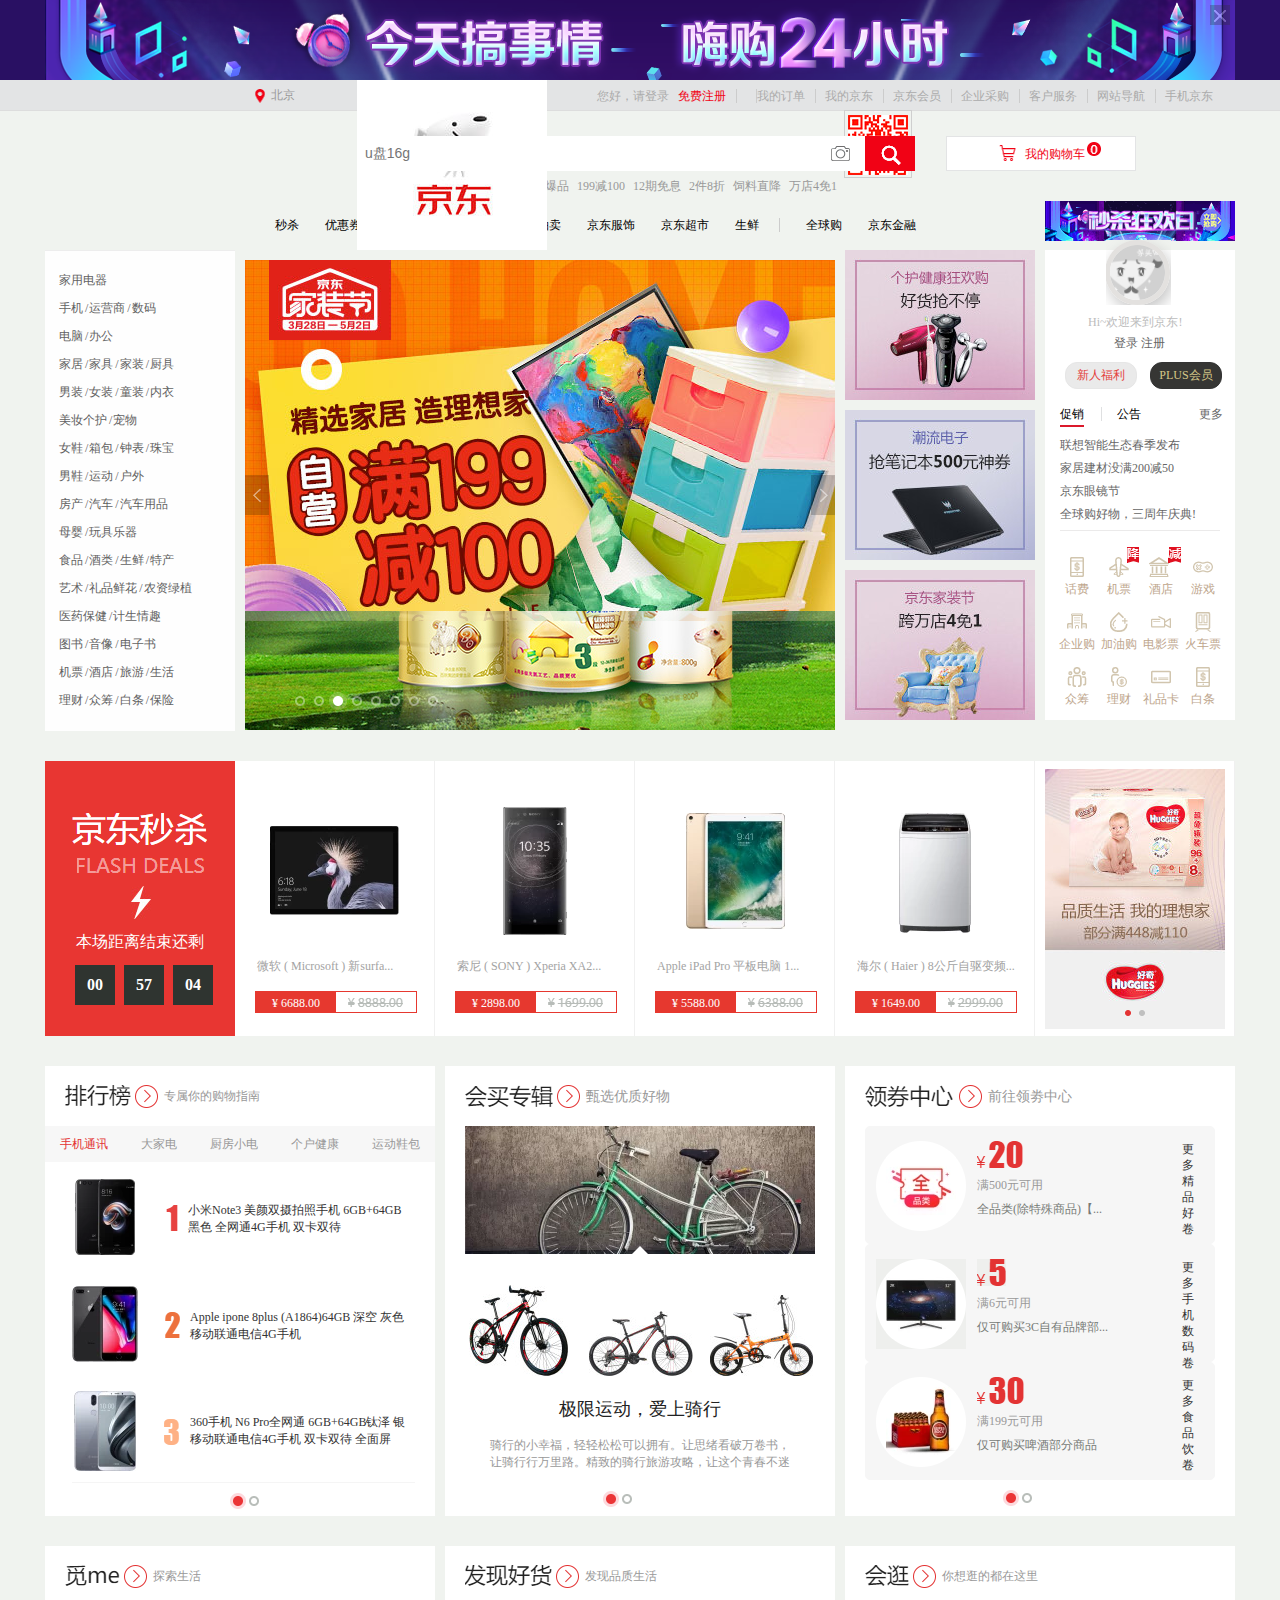
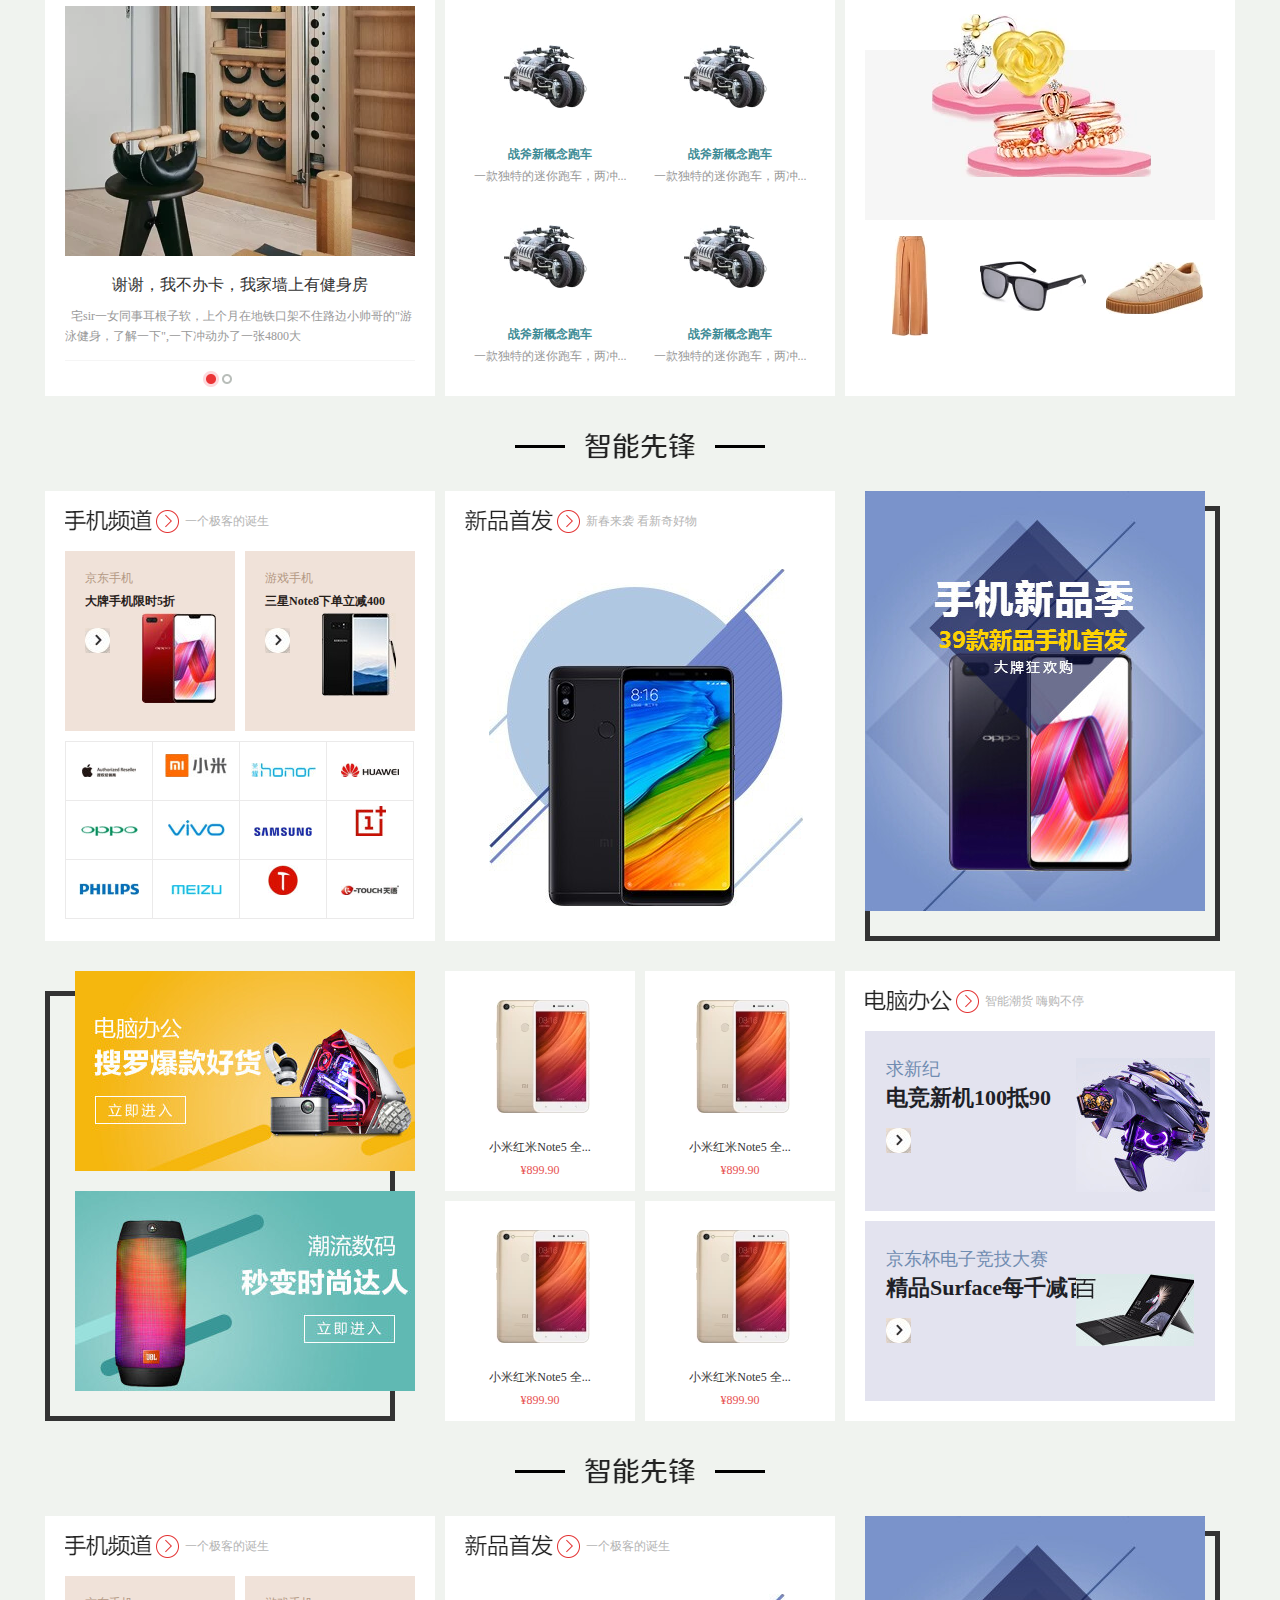
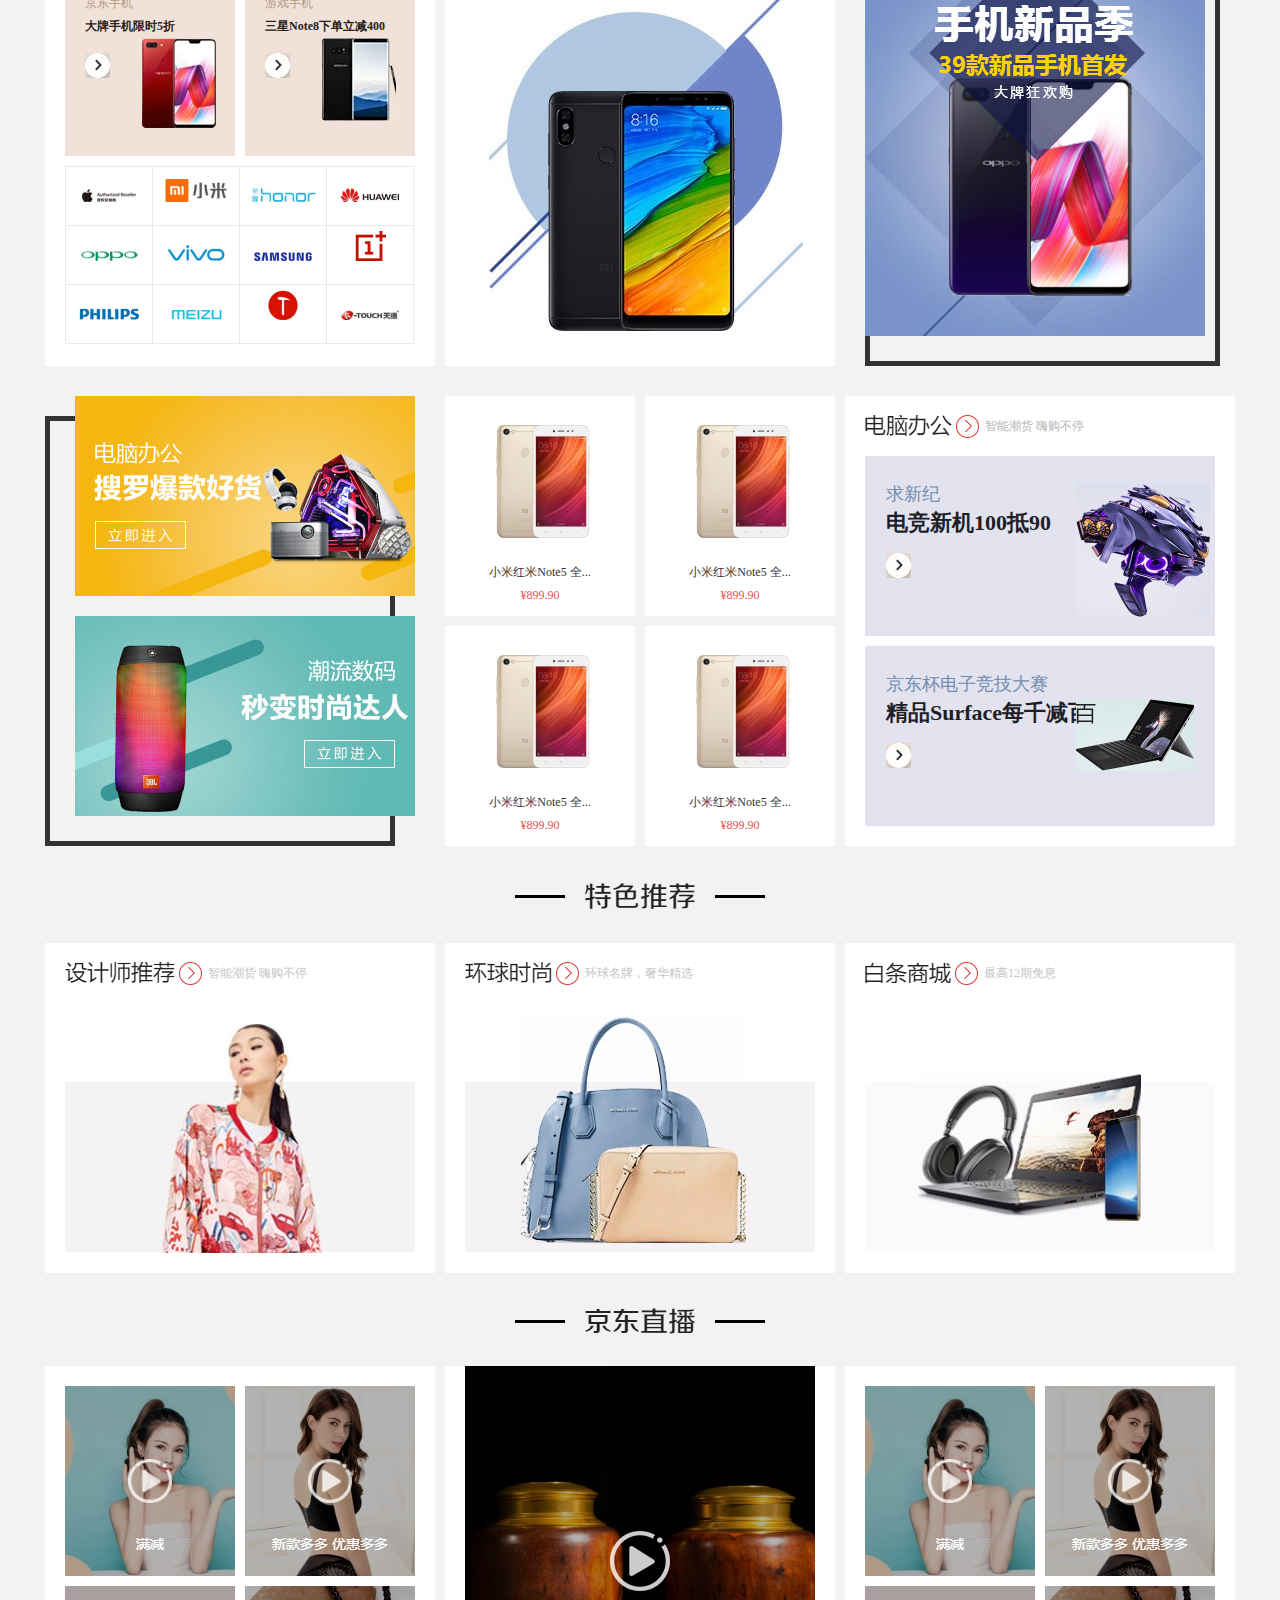
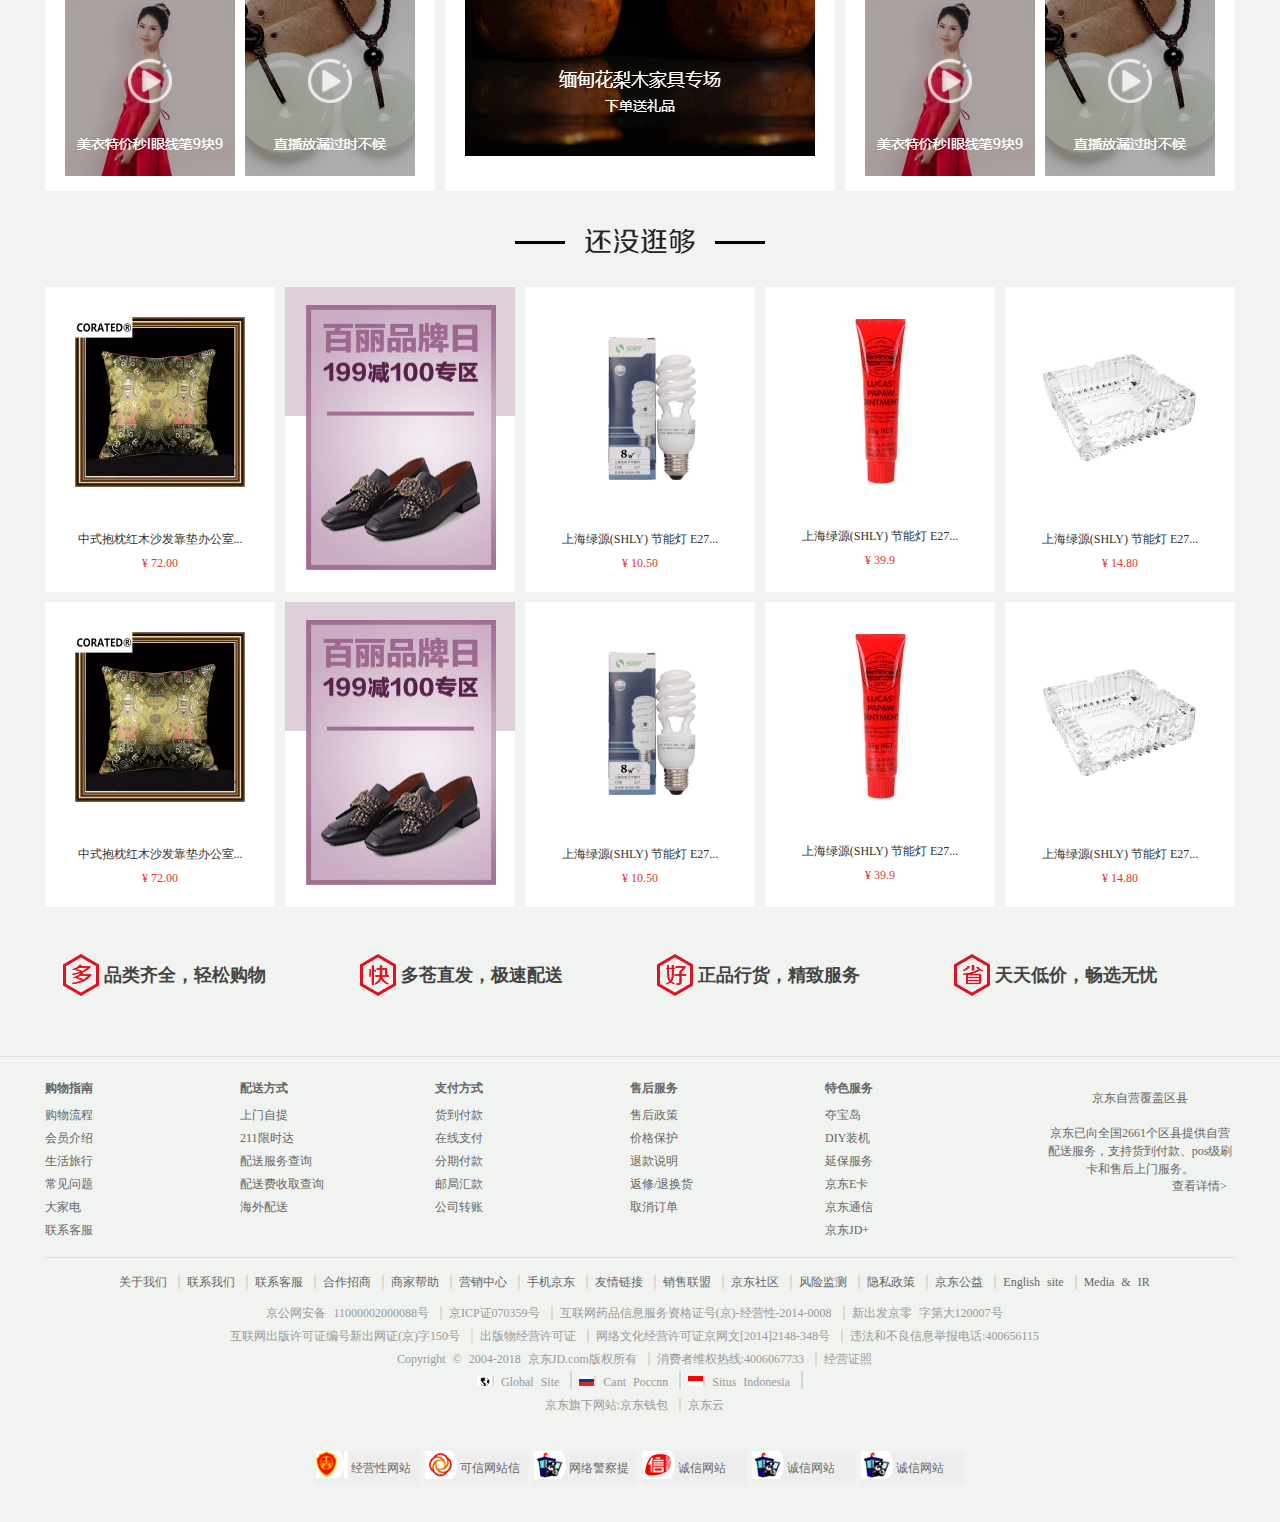
<file: 京东/index.html>
<!DOCTYPE html>
<html>
	<head>
		<meta charset="UTF-8">
		<title></title>
		<link rel="stylesheet" href="css/index.css" />
		<link rel="stylesheet" href="css/globe.css" />
	</head> 
	<body>
		<div id="box">
			<header class="head">
				<a href="#" class="top-ad">
					<img src="images/top-ad.png"/>
				</a>
				<div class="shortcut">
					<div class="loginbar clearfix">
					<div class="loginbar">
						<div class="location">
							<a href="#" class="site"></a>
							<a href="#" class="site-name">北京</a>
						</div>
						<div class="right-other">
							<a href="#" class="btn-border">您好，请登录
								<span class="red">免费注册</span>
							</a>
							<a href="#">我的订单</a>
							<a href="#">我的京东</a>
							<a href="#">京东会员</a>
							<a href="#">企业采购</a>
							<a href="#">客户服务</a>
							<a href="#">网站导航</a>
							<a href="#" class="border-btn">手机京东</a>
						</div>
						<div class="code"></div>
					</div>
					</div>
				</div>
				<h1 id="logo"></h1>
					<div class="head-main">
						<div class="buy">
							<div class="search">
								<form>
									<input type="text" class="search-box" placeholder="u盘16g" />
								</form>
								<a href="#" class="camera"></a>
								<a href="#" class="search-icon"></a>
								<a href="#" class="search-btn"></a>
							</div>
								<div class="shop">
									<a href="#" class="shop-icon"></a>
									<div class="my">
										<a href="#" class="my-shop">我的购物车</a>
									</div>
									<div class="number"></div>
								</div>
								<div class="discounts">
									<a href="#">购京东定制</a>
									<a href="#">榨汁鲜果</a>
									<a href="#">坚果3</a>
									<a href="#">5折爆品</a>
									<a href="#">199减100</a>
									<a href="#">12期免息</a>
									<a href="#">2件8折</a>
									<a href="#">饲料直降</a>
									<a href="#">万店4免1</a>
								</div>
							
						</div>
						<div class="nav">
							<a href="#">秒杀</a>
							<a href="#">优惠券</a>
							<a href="#">PLUS会员</a>
							<a href="#" class="sg-border">闪购</a>
							<a href="#">拍卖</a>
							<a href="#">京东服饰</a>
							<a href="#">京东超市</a>
							<a href="#" class="sg-border">生鲜</a>
							<a href="#">全球购</a>
							<a href="#">京东金融</a>
						</div>
							<a href="#" class="nav-ad">
								<img src="images/ad-2.png"/>
							</a>
					</div>
			</header>
			<div class="main-nav">
				<ul class="type">
					<li>
						<a href="#">家用电器</a>
					</li>
					<li>
						<a href="#">手机<span class="line-btn">/</span></a>
						<a href="#">运营商<span class="line-btn">/</span></a>
						<a href="#">数码</a>
					</li>
					<li>
						<a href="#">电脑<span class="line-btn">/</span></a>
						<a href="#">办公</a>
					</li>
					<li>
						<a href="#">家居<span class="line-btn">/</span></a>
						<a href="#">家具<span class="line-btn">/</span></a>
						<a href="#">家装<span class="line-btn">/</span></a>
						<a href="#">厨具</a>
					</li>
					<li>
						<a href="#">男装<span class="line-btn">/</span></a>
						<a href="#">女装<span class="line-btn">/</span></a>
						<a href="#">童装<span class="line-btn">/</span></a>
						<a href="#">内衣</a>
					</li>
					<li>
						<a href="#">美妆个护<span class="line-btn">/</span></a>
						<a href="#">宠物</a>
					</li>
					<li>
						<a href="#">女鞋<span class="line-btn">/</span></a>
						<a href="#">箱包<span class="line-btn">/</span></a>
						<a href="#">钟表<span class="line-btn">/</span></a>
						<a href="#">珠宝</a>
					</li>
					<li>
						<a href="#">男鞋<span class="line-btn">/</span></a>
						<a href="#">运动<span class="line-btn">/</span></a>
						<a href="#">户外</a>
					</li>
					<li>
						<a href="#">房产<span class="line-btn">/</span></a>
						<a href="#">汽车<span class="line-btn">/</span></a>
						<a href="#">汽车用品</a>
					</li>
					<li>
						<a href="#">母婴<span class="line-btn">/</span></a>
						<a href="#">玩具乐器</a>
					</li>
					<li>
						<a href="#">食品<span class="line-btn">/</span></a>
						<a href="#">酒类<span class="line-btn">/</span></a>
						<a href="#">生鲜<span class="line-btn">/</span></a>
						<a href="#">特产</a>
					</li>
					<li>
						<a href="#">艺术<span class="line-btn">/</span></a>
						<a href="#">礼品鲜花<span class="line-btn">/</span></a>
						<a href="#">农资绿植</a>
					</li>
					<li>
						<a href="#">医药保健<span class="line-btn">/</span></a>
						<a href="#">计生情趣</a>
					</li>
					<li>
						<a href="#">图书<span class="line-btn">/</span></a>
						<a href="#">音像<span class="line-btn">/</span></a>
						<a href="#">电子书</a>
					</li>
					<li>
						<a href="#">机票<span class="line-btn">/</span></a>
						<a href="#">酒店<span class="line-btn">/</span></a>
						<a href="#">旅游<span class="line-btn">/</span></a>
						<a href="#">生活</a>
					</li>
					<li>
						<a href="#">理财<span class="line-btn">/</span></a>
						<a href="#">众筹<span class="line-btn">/</span></a>
						<a href="#">白条<span class="line-btn">/</span></a>
						<a href="#">保险</a>
					</li>
				</ul>
					<div class="slideshow">
						<a href="#" class="slideshow-jpg">
							<img  src="images/main-nav.png"/>
						</a>
					</div>
					<div class="sub-slideshow">
						<a href="#" class="">
							<img src="images/images/sub-nav1_03.png">
						</a>
						<a href="#">
							<img src="images/images/sub-nav2_03.png"/>
						</a>
						<a href="#">
							<img src="images/images/sub-nav3_03.png"/>
						</a>
					</div>
					<div class="side-bar">
						<div class="side-top">
							<div class="use-avatar"></div>
							<div class="welcom">Hi~欢迎来到京东!</div>
							<div class="register">
								<a href="#">登录</a>
								<a href="#">注册</a>
							</div>
							<div class="member">
								<a href="#" class="new">新人福利</a>
								<a href="#" class="PLUS">PLUS会员</a>
							</div>
						</div>
						<div class="side-middle">
							<div class="side-ad-head clearfix">
							<header class="side-ad-head">
								<h3 class="title">
									<a href="#" class="promotion">促销</a>
									<a href="#" class="notic">公告</a>
								</h3>
								<div class="more">
									<a href="#">更多</a>
								</div>
							</header>
							<ul class="side-ad-main">
								<li>
									<a href="#">联想智能生态春季发布</a>
								</li>
								<li>
									<a href="#">家居建材没满200减50</a>
								</li>
								<li>
									<a href="#">京东眼镜节</a>
								</li>
								<li>
									<a href="#">全球购好物，三周年庆典!</a>
								</li>
							</ul>
							</div>
						</div>
						<ul class="side-bottom">
							<li>
								<span class="huafei icon"></span>
								<a href="#">话费</a>
							</li>
							<li>
								<span class="jipiao icon"></span>
								<a href="#">机票</a>
								<span class="drop-icon"></span>
							</li>
							<li>
								<span class="jiudian icon"></span>
								<a href="#">酒店</a>
								<span class="subtract-icon"></span>
							</li>
							<li>
								<span class="youxi icon"></span>
								<a href="#">游戏</a>
							</li>
							<li>
								<span class="qiyegou icon"></span>
								<a href="#">企业购</a>
							</li>
							<li>
								<span class="jiayouka icon"></span>
								<a href="#">加油购</a>
							</li>
							<li>
								<span class="dianyingpiao icon"></span>
								<a href="#">电影票</a>
							</li>
							<li>
								<span class="huochepiao icon"></span>
								<a href="#">火车票</a>
							</li>
							<li>
								<span class="zhongchou icon"></span>
								<a href="#">众筹</a>
							</li>
							<li>
								<span class="licai icon"></span>
								<a href="#">理财</a>
							</li>
							<li>
								<span class="lipinka icon"></span>
								<a href="">礼品卡</a>
							</li>
							<li>
								<span class="baitiao icon"></span>
								<a href="#">白条</a>
							</li>
						</ul>
					</div>
			</div>
			<section class="main">
				<ul class="main-top">
					<li class="sale">
						<span class="seckill"></span>
						<span class="seckill-english"></span>
						<span class="seckill-icon"></span>
						<span class="finish">本场距离结束还剩</span>
						<span class="finish-time">
							<span class="time-btn">00</span>
							<span class="time-btn">57</span>
							<span class="time-btn">04</span>
						</span>
					</li>
					<li class="product">
						<a href="#" class="microsoft-jpg">
							<img src="images/images/main-top_14.png"/>
						</a>
						<a href="#">
							<span class="microsoft-title">微软 ( Microsoft ) 新surfa...</span>
						</a>
						<span class="money">
							<a href="#" class="price">¥ 6688.00</a>
							<span class="microsoft-original original"></span>
						</span>
					</li>
					<li class="product">
						<a href="#" class="SONY-jpg">
							<img src="images/images/main-top_06.png"/>
						</a>
						<a href="#">
							<span class="microsoft-title">索尼 ( SONY ) Xperia XA2...</span>
						</a>
						<span class="money">
							<a href="#" class="price">¥ 2898.00</a>
							<span class="SONY-original original"></span>
						</span>
					</li>
					<li class="product">
						<a href="#" class="apple-jpg">
							<img src="images/images/main-top_09.png"/>
						</a>
						<a href="#">
							<span class="microsoft-title">Apple iPad Pro 平板电脑 1...</span>
						</a>
						<span class="money">
							<a href="#" class="price">¥ 5588.00</a>
							<span class="apple-original original"></span>
						</span>
					</li>
					<li class="product">
						<a href="#" class="haier-jpg">
							<img src="images/images/main-top_11.png"/>
						</a>
						<a href="#">
							<span class="microsoft-title">海尔 ( Haier ) 8公斤自驱变频...</span>
						</a>
						<span class="money">
							<a href="#" class="price">¥ 1649.00</a>
							<span class="haier-original original"></span>
						</span>
					</li>
					<li>
						<a href="#" class="right-ad">
							<img src="images/images/main-top_03.png"/>
						</a>
					</li>
				</ul>
				<div class="recommend clearfix">
				<ul class="recommend">
					<li class="ranking">
						<header class="head">
							<h3>
								<a href="#" class="ranking-title"></a>
								<a href="#" class="icon-btn"></a>
								<a href="#" class="sub-title">专属你的购物指南</a>
							</h3>
						</header>
						<div class="ranking-type">
							<a href="#" class="color-btn">手机通讯</a>
							<a href="#">大家电</a>
							<a href="#">厨房小电</a>
							<a href="#">个户健康</a>
							<a href="#" class="shoes-margin">运动鞋包</a>
						</div>
						<div class="ranking-content">
							<div class="ranking-main">
								<div class="Note-3">
									<a href="#" class="Note-jpg">
										<img src="images/Note-3.png"/>
									</a>
									<span class="one"></span>
									<a href="#" class="Note-title">
										<span>小米Note3 美颜双摄拍照手机</span>
										<span>6GB+64GB 黑色 全网通4G手机 双卡双待</span>
									</a>
								</div>
								<div class="iphone8">
									<a href="#" class="iphone8-jpg">
										<img src="images/ipone-8.png"/>
									</a>
									<span class="two"></span>
									<a href="#" class="iphone8-title">
										<span>Apple ipone 8plus (A1864)64GB 深空</span>
										<span>灰色 移动联通电信4G手机</span>
									</a>
								</div>
								<div class="Pro-360">
									<a href="#" class="pro-360-jpg">
										<img src="images/360.png"/>
									</a>
									<span class="three"></span>
									<a href="#" class="Pro-360-title">
										<span>360手机 N6 Pro全网通 6GB+64GB钛泽</span>
										<span>银 移动联通电信4G手机 双卡双待 全面屏</span>
									</a>
								</div>
							</div>
							<div class="foot-button-1">
							<a href="#" class="left"></a>
							<a href="#" class="right"></a>
							</div>
						</div>
						
					</li>
					<li class="special">
						<header class="head">
							<h3>
								<a href="#" class="title"></a>
								<a href="#" class="icon-btn"></a>
								<a href="#" class="sub-title">甄选优质好物</a>
							</h3>
						</header>
						<div class="special-content">
							<a href="#" class="bike-jpg">
								<img src="images/content-jpg.png"/>
							</a>
							<a href="#" class="bike-1">
								<img src="images/bike-1.png"/>
							</a>
							<a href="#" class="bike-2">
								<img src="images/bike-2.png"/>
							</a>
							<a href="#" class="bike-3">
								<img src="images/bike-3.png"/>
							</a>
						</div>
						<div class="exercise">
							<h4 class="exercise-title">极限运动，爱上骑行</h4>
							<div class="exercise-word">骑行的小幸福，轻轻松松可以拥有。让思绪看破万卷书，<br/>让骑行行万里路。精致的骑行旅游攻略，让这个青春不迷</div>
						</div>
						<div class="foot-button-1">
							<a href="#" class="left"></a>
							<a href="#" class="right"></a>
						</div>
					</li>
					<li class="recommend-margin discounts">
						<header class="head">
							<h3>
								<a href="#" class="title"></a>
								<a href="#" class="icon-btn"></a>
								<a href="#" class="sub-title">前往领劵中心</a>
							</h3>
						</header>
						<div class="discounts-content">
							<div class="twenty roll-btn">
								<div class="type-jpg"></div>
								<div class="type-content">
									<div class="type-money"></div>
									<div class="type-scope">
										<a href="#">满500元可用</a>
									</div>
									<div class="type-more">
										<a href="#">全品类(除特殊商品)【...</a>
									</div>
								</div>
								<div class="type-right">
									<a href="#">更多精品好卷</a>
								</div>
							</div>
							<div class="twenty roll-btn">
								<div class="TV-jpg"></div>
								<div class="type-content">
									<div class="TV-money"></div>
									<div class="type-scope">
										<a href="#">满6元可用</a>
									</div>
									<div class="type-more">
										<a href="#">仅可购买3C自有品牌部...</a>
									</div>
								</div>
								<div class="type-right">
									<a href="#">更多手机数码卷</a>
								</div>
							</div>
							<div class="twenty roll-btn">
								<div class="beer-jpg"></div>
								<div class="type-content">
									<div class="beer-money"></div>
									<div class="type-scope">
										<a href="#">满199元可用</a>
									</div>
									<div class="type-more">
										<a href="#">仅可购买啤酒部分商品</a>
									</div>
								</div>
								<div class="type-right">
									<a href="#">更多食品饮卷</a>
								</div>
							</div>
						</div>
						<div class="foot-button-1">
							<a href="#" class="left"></a>
							<a href="#" class="right"></a>
							</div>
					</li>
					<li class="me">
						<header class="head">
						<h3>
							<a href="#" class="title"></a>
							<a href="#" class="icon-btn"></a>
							<a href="#" class="sub-title">探索生活</a>
						</h3>
						</header>
						<div class="me-content">
							<a href="#" class="me-jpg"></a>
							<a href="#" class="fitness-title">谢谢，我不办卡，我家墙上有健身房</a>
							<a href="#" class="fitness">宅sir一女同事耳根子软，上个月在地铁口架不住路边小帅哥的"游泳健身，了解一下",一下冲动办了一张4800大</a>
						</div>
						<div class="foot-button-1">
							<a href="#" class="left"></a>
							<a href="#" class="right"></a>
							</div>
					</li>
					<li class="find">
						<header class="head">
							<h3>
								<a href="#" class="title"></a>
								<a href="#" class="icon-btn"></a>
								<a href="#" class="sub-title">发现品质生活</a>
							</h3>
						</header>
						<ul class="find-content">
							<li>
								<a href="#" class="car-jpg"></a>
								<a href="#" class="car-title">战斧新概念跑车</a>
								<a href="#" class="car-describe">一款独特的迷你跑车，两冲...</a>
							</li>
							<li class="find-btn">
								<a href="#" class="car-jpg"></a>
								<a href="#" class="car-title">战斧新概念跑车</a>
								<a href="#" class="car-describe">一款独特的迷你跑车，两冲...</a>
							</li>
							<li>
								<a href="#" class="car-jpg"></a>
								<a href="#" class="car-title">战斧新概念跑车</a>
								<a href="#" class="car-describe">一款独特的迷你跑车，两冲...</a>
							</li>
							<li class="find-btn">
								<a href="#" class="car-jpg"></a>
								<a href="#" class="car-title">战斧新概念跑车</a>
								<a href="#">一款独特的迷你跑车，两冲...</a>
							</li>
						</ul>
					</li>
					<li class="recommend-margin stroll">
						<header class="head">
							<h3>
								<a href="#" class="title"></a>
								<a href="#" class="icon-btn"></a>
								<a href="#" class="sub-title">你想逛的都在这里</a>
							</h3>
						</header>
						<div class="stroll-content">
							<div class="ornament">
								<a href="#" class="ornament-jpg"></a>
							</div>
							<div class="other">
								<a href="#" class="pants"></a>
								<a href="#" class="glasses"></a>
								<a href="#" class="shoe"></a>
							</div>
						</div>
					</li>
				</ul>
				</div>
				<div class="capacity clearfix">
					<header class="capacity-head">
						<div class="left-btn"></div>
						<h4 class="capacity-title"></h4>
						<div class="right-btn"></div>
					</header>
					<div class="capacity-content">
						<div class="phone">
							<header class="head">
								<h3>
									<a href="#" class="title"></a>
									<a href="#" class="icon-btn"></a>
									<a href="#" class="sub-title">一个极客的诞生</a>
								</h3>
							</header>
							<div class="phone-content">
								<div class="jd-phone">
									<a href="#" class="type-jd">京东手机</a>
									<span class="discount">大牌手机限时5折</span>
									<a href="#" class="main-icon"></a>
									<a href="#" class="phone-jpg"></a>
								</div>
								<div class="game-phone">
									<a href="#" class="type-game">游戏手机</a>
									<span class="discount">三星Note8下单立减400</span>
									<a href="#" class="main-icon"></a>
									<a href="#" class="phone-jpg"></a>
								</div>
								<div class="phone-type">
									<div class="phone-btn">
										<a href="#">
											<img src="images/ipone.png"/>
										</a>
									</div>
									<div class="phone-btn">
										<a href="#">
											<img src="images/xiaomi.png"/>
										</a>
									</div>
									<div class="phone-btn">
										<a href="#">
											<img src="images/hover.png"/>
										</a>
									</div>
									<div class="phone-btn border-btn">
										<a href="#">
											<img src="images/huawei.png"/>
										</a>
									</div>
									<div class="phone-btn">
										<a href="#">
											<img src="images/oppo.png"/>
										</a>
									</div>
									<div class="phone-btn">
										<a href="#">
											<img src="images/vivo.png"/>
										</a>
									</div>
									<div class="phone-btn">
										<a href="#">
											<img src="images/suansum.png"/>
										</a>
									</div>
									<div class="phone-btn border-btn">
										<a href="#">
											<img src="images/1jia.png"/>
										</a>
									</div>
									<div class="phone-btn bottom-btn">
										<a href="#">
											<img src="images/phi.png"/>
										</a>
									</div>
									<div class="phone-btn bottom-btn">
										<a href="#">
											<img src="images/meizu.png"/>
										</a>
									</div>
									<div class="phone-btn bottom-btn">
										<a href="#">
											<img src="images/t.png"/>
										</a>
									</div>
									<div class="phone-btn border-btn bottom-btn">
										<a href="#">
											<img src="images/touoh.png"/>
										</a>
									</div>
								</div>
							</div>
						</div>
						<div class="new">
							<header class="head">
								<h3>
									<a href="#" class="title"></a>
									<a href="#" class="icon-btn"></a>
									<a href="#" class="sub-title">新春来袭 看新奇好物</a>
								</h3>
							</header>
							<div class="new-content">
								<a href="#">
									<img src="images/new-phone.png"/>
								</a>
							</div>
						</div>
						<div class="new-season">
							<div class="season">
								<a href="#">
									<img src="images/jijie.png"/>
								</a>
							</div>
						</div>
						<div class="more-type">
							<div class="more-content">
								<a href="#" class="work">
									<img src="images/bangong.png"/>
								</a>
								<a href="#" class="tide">
									<img src="images/shishang.png"/>
								</a>
							</div>
						</div>
						<ul class="computer">
								<li class="Note5A">
									<a href="#" class="Note5A-jpg"></a>
									<a href="#" class="Note5A-title">小米红米Note5 全...</a>
									<span class="Note5A-money">¥899.90</span>
								</li>
								<li class="Note5A">
									<a href="#" class="Note5A-jpg"></a>
									<a href="#" class="Note5A-title">小米红米Note5 全...</a>
									<span class="Note5A-money">¥899.90</span>
								</li>
								<li class="Note5A">
									<a href="#" class="Note5A-jpg"></a>
									<a href="#" class="Note5A-title">小米红米Note5 全...</a>
									<span class="Note5A-money">¥899.90</span>
								</li>
								<li class="Note5A">
									<a href="#" class="Note5A-jpg"></a>
									<a href="#" class="Note5A-title">小米红米Note5 全...</a>
									<span class="Note5A-money">¥899.90</span>
								</li>
						</ul>
						<div class="worker">
							<header class="head">
								<h3>
									<a href="#" class="title"></a>
									<a href="#" class="icon-btn"></a>
									<a href="#" class="sub-title">智能潮货 嗨购不停</a>
								</h3>
							</header>
							<div class="worker-content">
								<div class="machine">
									<a href="#" class="machine-name">求新纪</a>
									<a href="#" class="discounts">电竞新机100抵90</a>
									<a href="#" class="machine-icon"></a>
									<a href="#" class="machine-jpg"></a>
								</div>
								<div class="machine">
									<a href="#" class="machine-name">京东杯电子竞技大赛</a>
									<a href="#" class="discounts">精品Surface每千减百</a>
									<a href="#" class="machine-icon"></a>
									<a href="#" class="machine2-jpg"></a>
								</div>
							</div>
						</div>
					</div>
				</div>
				<div class="capacity clearfix">
					<header class="capacity-head">
						<div class="left-btn"></div>
						<h4 class="capacity-title"></h4>
						<div class="right-btn"></div>
					</header>
					<div class="capacity-content">
						<div class="phone">
							<header class="head">
								<h3>
									<a href="#" class="title"></a>
									<a href="#" class="icon-btn"></a>
									<a href="#" class="sub-title">一个极客的诞生</a>
								</h3>
							</header>
							<div class="phone-content">
								<div class="jd-phone">
									<a href="#" class="type-jd">京东手机</a>
									<span class="discount">大牌手机限时5折</span>
									<a href="#" class="main-icon"></a>
									<a href="#" class="phone-jpg"></a>
								</div>
								<div class="game-phone">
									<a href="#" class="type-game">游戏手机</a>
									<span class="discount">三星Note8下单立减400</span>
									<a href="#" class="main-icon"></a>
									<a href="#" class="phone-jpg"></a>
								</div>
								<div class="phone-type">
									<div class="phone-btn">
										<a href="#">
											<img src="images/ipone.png"/>
										</a>
									</div>
									<div class="phone-btn">
										<a href="#">
											<img src="images/xiaomi.png"/>
										</a>
									</div>
									<div class="phone-btn">
										<a href="#">
											<img src="images/hover.png"/>
										</a>
									</div>
									<div class="phone-btn border-btn">
										<a href="#">
											<img src="images/huawei.png"/>
										</a>
									</div>
									<div class="phone-btn">
										<a href="#">
											<img src="images/oppo.png"/>
										</a>
									</div>
									<div class="phone-btn">
										<a href="#">
											<img src="images/vivo.png"/>
										</a>
									</div>
									<div class="phone-btn">
										<a href="#">
											<img src="images/suansum.png"/>
										</a>
									</div>
									<div class="phone-btn border-btn">
										<a href="#">
											<img src="images/1jia.png"/>
										</a>
									</div>
									<div class="phone-btn bottom-btn">
										<a href="#">
											<img src="images/phi.png"/>
										</a>
									</div>
									<div class="phone-btn bottom-btn">
										<a href="#">
											<img src="images/meizu.png"/>
										</a>
									</div>
									<div class="phone-btn bottom-btn">
										<a href="#">
											<img src="images/t.png"/>
										</a>
									</div>
									<div class="phone-btn border-btn bottom-btn">
										<a href="#">
											<img src="images/touoh.png"/>
										</a>
									</div>
								</div>
							</div>
						</div>
						<div class="new">
							<header class="head">
								<h3>
									<a href="#" class="title"></a>
									<a href="#" class="icon-btn"></a>
									<a href="#" class="sub-title">一个极客的诞生</a>
								</h3>
							</header>
							<div class="new-content">
								<a href="#">
									<img src="images/new-phone.png"/>
								</a>
							</div>
						</div>
						<div class="new-season">
							<div class="season">
								<a href="#">
									<img src="images/jijie.png"/>
								</a>
							</div>
						</div>
						<div class="more-type">
							<div class="more-content">
								<a href="#" class="work">
									<img src="images/bangong.png"/>
								</a>
								<a href="#" class="tide">
									<img src="images/shishang.png"/>
								</a>
							</div>
						</div>
						<ul class="computer">
								<li class="Note5A">
									<a href="#" class="Note5A-jpg"></a>
									<a href="#" class="Note5A-title">小米红米Note5 全...</a>
									<span class="Note5A-money">¥899.90</span>
								</li>
								<li class="Note5A">
									<a href="#" class="Note5A-jpg"></a>
									<a href="#" class="Note5A-title">小米红米Note5 全...</a>
									<span class="Note5A-money">¥899.90</span>
								</li>
								<li class="Note5A">
									<a href="#" class="Note5A-jpg"></a>
									<a href="#" class="Note5A-title">小米红米Note5 全...</a>
									<span class="Note5A-money">¥899.90</span>
								</li>
								<li class="Note5A">
									<a href="#" class="Note5A-jpg"></a>
									<a href="#" class="Note5A-title">小米红米Note5 全...</a>
									<span class="Note5A-money">¥899.90</span>
								</li>
						</ul>
						<div class="worker">
							<header class="head">
								<h3>
									<a href="#" class="title"></a>
									<a href="#" class="icon-btn"></a>
									<a href="#" class="sub-title">智能潮货 嗨购不停</a>
								</h3>
							</header>
							<div class="worker-content">
								<div class="machine">
									<a href="#" class="machine-name">求新纪</a>
									<a href="#" class="discounts">电竞新机100抵90</a>
									<a href="#" class="machine-icon"></a>
									<a href="#" class="machine-jpg"></a>
								</div>
								<div class="machine">
									<a href="#" class="machine-name">京东杯电子竞技大赛</a>
									<a href="#" class="discounts">精品Surface每千减百</a>
									<a href="#" class="machine-icon"></a>
									<a href="#" class="machine2-jpg"></a>
								</div>
							</div>
						</div>
					</div>
				</div>
				<div class="feature">
					<header class="feature-head">
						<div class="left-btn"></div>
						<h4 class="feature-title"></h4>
						<div class="right-btn"></div>
					</header>
					<ul class="feature-content">
						<li class="design">
							<header class="head">
								<h3>
									<a href="#" class="title"></a>
									<a href="#" class="icon-btn"></a>
									<a href="#" class="sub-title">智能潮货 嗨购不停</a>
								</h3>
							</header>
							<div class="design-content">
								<a href="#" class="design-jpg"></a>
							</div>
						</li>
						<li class="fashion">
							<div class="head">
								<a href="#" class="title"></a>
								<a href="#" class="icon-btn"></a>
								<a href="#" class="sub-title">环球名牌，奢华精选</a>
							</div>
							<div class="fashion-content">
								<a href="#" class="fashion-jpg"></a>
							</div>
						</li>
						<li class="feature-btn store">
							<header class="head">
								<h3>
									<a href="#" class="title"></a>
									<a href="#" class="icon-btn"></a>
									<a href="#" class="sub-title">最高12期免息</a>
								</h3>
							</header>
							<div class="store-content">
								<a href="#" class="store-jpg"></a>
							</div>
						</li>
					</ul>
				</div>
				<div class="jd-live">
					<header class="jd-live-head">
						<div class="left-btn"></div>
						<h4 class="jd-live-title"></h4>
						<div class="right-btn"></div>
					</header>
					<div class="live1 live-btn">
						<ul class="live1-content">
							<li>
								<a href="#">
									<img src="images/full.png"/>
								</a>
							</li>
							<li>
								<a href="">
									<img src="images/sale.png"/>
								</a>
							</li>
							<li>
								<a href="#">
									<img src="images/tejia.png"/>
								</a>
							</li>
							<li>
								<a href="#">
									<img src="images/zbiboshi.png"/>
								</a>
							</li>
						</ul>
					</div>
					<div class="live2 live-btn">
						<a href="#" class="live2-content">
							<img src="images/miandian.png"/>
						</a>
					</div>
					<div class="live1 live-btn">
						<ul class="live1-content">
							<li>
								<a href="#">
									<img src="images/full.png"/>
								</a>
							</li>
							<li>
								<a href="">
									<img src="images/sale.png"/>
								</a>
							</li>
							<li>
								<a href="#">
									<img src="images/tejia.png"/>
								</a>
							</li>
							<li>
								<a href="#">
									<img src="images/zbiboshi.png"/>
								</a>
							</li>
						</ul>
					</div>
				</div>
				<div class="not">
					<header class="not-head">
						<div class="left-btn"></div>
						<h4 class="not-title"></h4>
						<div class="right-btn"></div>
					</header>
					<ul class="not-list">
						<li class="pillow">
							<a href="#" class="pillow-jpg"></a>
							<a href="#" class="pillow-title">中式抱枕红木沙发靠垫办公室...</a>
							<a href="#" class="money">¥ 72.00</a>
						</li>
						<li class="brand">
							<span class="brand-top"></span>
							<a href="#" class="brand-jpg"></a>
							<span class="brand-btn"></span>
						</li>
						<li class="buld">
							<a href="#" class="buld-jpg"></a>
							<a href="#" class="buld-title">上海绿源(SHLY) 节能灯 E27...</a>
							<a href="#" class="money">¥ 10.50</a>
						</li>
						<li class="lucas">
							<a href="#" class="lucas-jpg"></a>
							<a href="#" class="lucas-title">上海绿源(SHLY) 节能灯 E27...</a>
							<a href="#" class="money">¥ 39.9</a>
						</li>
						<li class="fidla">
							<a href="#" class="fidla-jpg"></a>
							<a href="#" class="fidla-title">上海绿源(SHLY) 节能灯 E27...</a>
							<a href="#" class="money">¥ 14.80</a>
						</li>
						<li class="pillow">
							<a href="#" class="pillow-jpg"></a>
							<a href="#" class="pillow-title">中式抱枕红木沙发靠垫办公室...</a>
							<a href="#" class="money">¥ 72.00</a>
						</li>
						<li class="brand">
							<span class="brand-top"></span>
							<a href="#" class="brand-jpg"></a>
							<span class="brand-btn"></span>
						</li>
						<li class="buld">
							<a href="#" class="buld-jpg"></a>
							<a href="#" class="buld-title">上海绿源(SHLY) 节能灯 E27...</a>
							<a href="#" class="money">¥ 10.50</a>
						</li>
						<li class="lucas">
							<a href="#" class="lucas-jpg"></a>
							<a href="#" class="lucas-title">上海绿源(SHLY) 节能灯 E27...</a>
							<a href="#" class="money">¥ 39.9</a>
						</li>
						<li class="fidla">
							<a href="#" class="fidla-jpg"></a>
							<a href="#" class="fidla-title">上海绿源(SHLY) 节能灯 E27...</a>
							<a href="#" class="money">¥ 14.80</a>
						</li>
					</ul>
				</div>
			</section>
				<div class="main-foot">
					<ul class="main-foot-content">
						<li>
							<strong class="icon"></strong>
							<strong>品类齐全，轻松购物</strong>
						</li>
						<li>
							<strong class="fast icon"></strong>
							<strong>多苍直发，极速配送</strong>
						</li>
						<li>
							<strong class="delicacy icon"></strong>
							<strong>正品行货，精致服务</strong>
						</li>
						<li>
							<strong class="sale icon"></strong>
							<strong>天天低价，畅选无忧</strong>
						</li>
					</ul>
				</div>
				<footer class="foot">
					<div class="foot-top clearfix">
						<dl>
							<dt>购物指南</dt>
							<dd>
								<a href="#">购物流程</a>
							</dd>
							<dd>
								<a href="#">会员介绍</a>
							</dd>
							<dd>
								<a href="#">生活旅行</a>
							</dd>
							<dd>
								<a href="#">常见问题</a>
							</dd>
							<dd>
								<a href="#">大家电</a>
							</dd>
							<dd>
								<a href="#">联系客服</a>
							</dd>
						</dl>
						<dl>
							<dt>配送方式</dt>
							<dd>
								<a href="#">上门自提</a>
							</dd>
							<dd>
								<a href="#">211限时达</a>
							</dd>
							<dd>
								<a href="#">配送服务查询</a>
							</dd>
							<dd>
								<a href="#">配送费收取查询</a>
							</dd>
							<dd>
								<a href="#">海外配送</a>
							</dd>
						</dl>
						<dl>
							<dt>支付方式</dt>
							<dd>
								<a href="#">货到付款</a>
							</dd>
							<dd>
								<a href="#">在线支付</a>
							</dd>
							<dd>
								<a href="#">分期付款</a>
							</dd>
							<dd>
								<a href="#">邮局汇款</a>
							</dd>
							<dd>
								<a href="#">公司转账</a>
							</dd>
						</dl>
						<dl>
							<dt>售后服务</dt>
						<dd>
							<a href="#">售后政策</a>
						</dd>
						<dd>
							<a href="#">价格保护</a>
						</dd>
						<dd>
							<a href="#">退款说明</a>
						</dd>
						<dd>
							<a href="#">返修/退换货</a>
						</dd>
						<dd>
							<a href="#">取消订单</a>
						</dd>
						</dl>
						<dl>
							<dt>特色服务</dt>
							<dd>
								<a href="#">夺宝岛</a>
							</dd>
							<dd>
								<a href="#">DIY装机</a>
							</dd>
							<dd>
								<a href="#">延保服务</a>
							</dd>
							<dd>
								<a href="#">京东E卡</a>
							</dd>
							<dd>
								<a href="#">京东通信</a>
							</dd>
							<dd>
								<a href="#">京东JD+</a>
							</dd>
						</dl>
						<div class="foot-top-right">
							<h4 class="title">京东自营覆盖区县</h4>
							<div class="word">京东已向全国2661个区县提供自营配送服务，支持货到付款、pos级刷卡和售后上门服务。</div>
							<div>
								<a href="#" class="examine">查看详情></a>
							</div>
						</div>
					</div>
					<div class="foot-middle">
						<div class="copy-title">
							<a href="#">关于我们</a>
							<a href="#">联系我们</a>
							<a href="#">联系客服</a>
							<a href="#">合作招商</a>
							<a href="#">商家帮助</a>
							<a href="#">营销中心</a>
							<a href="#">手机京东</a>
							<a href="#">友情链接</a>
							<a href="#">销售联盟</a>
							<a href="#">京东社区</a>
							<a href="#">风险监测</a>
							<a href="#">隐私政策</a>
							<a href="#">京东公益</a>
							<a href="#">English site</a>
							<a href="#" class="foot-btn">Media & IR</a>
						</div>
						<div class="copy">
							<a href="#">京公网安备 11000002000088号</a>
							<span>京ICP证070359号</span>
							<a href="#">互联网药品信息服务资格证号(京)-经营性-2014-0008</a>
							<span class="foot-btn">新出发京零 字第大120007号</span>
						</div>
						<div>
							<span>互联网出版许可证编号新出网证(京)字150号</span>
							<a href="#">出版物经营许可证</a>
							<a href="#">网络文化经营许可证京网文[2014]2148-348号</a>
							<span class="foot-btn">违法和不良信息举报电话:400656115</span>
						</div>
						<div>
							<span>Copyright © 2004-2018 京东JD.com版权所有</span>
							<span>消费者维权热线:4006067733</span>
							<a href="#" class="foot-btn">经营证照</a>
						</div>
						<div class="display-btn">
							<a href="#" class="GS-jpg GS-btn"></a>
							Global Site
						</div>
						<div class="display-btn">
							<a href="#" class="CP-jpg GS-btn"></a>
							Cant Poccnn
						</div>
						<div class="display-btn">
							<a href="#" class="SL-jpg GS-btn"></a>
							Situs  Indonesia
						</div>
						<div>
							<span>京东旗下网站:京东钱包</span>
							<a href="#" class="foot-btn">京东云</a>
						</div>
				</div>
					<div class="foot-bottom">
						<div class="website">
							<a href="#" class="website-icon icon-1"></a>
							<a href="#">经营性网站备案信息</a>
						</div>
						<div class="website">
							<a href="#" class="website-icon icon-2"></a>
							<a href="#">可信网站信用评价</a>
						</div>
						<div class="website">
							<a href="#" class="website-icon icon-3"></a>
							<a href="#">网络警察提醒您</a>
						</div>
						<div class="website">
							<a href="#" class="website-icon icon-4"></a>
							<a href="#">诚信网站</a>
						</div>
						<div class="website">
							<a href="#" class="website-icon icon-5"></a>
							<a href="#">诚信网站</a>
						</div>
						<div class="website">
							<a href="#" class="website-icon icon-6"></a>
							<a href="#">诚信网站</a>
						</div>
					</div>
				</div>
			</footer>
	</body>
</html>
</file>
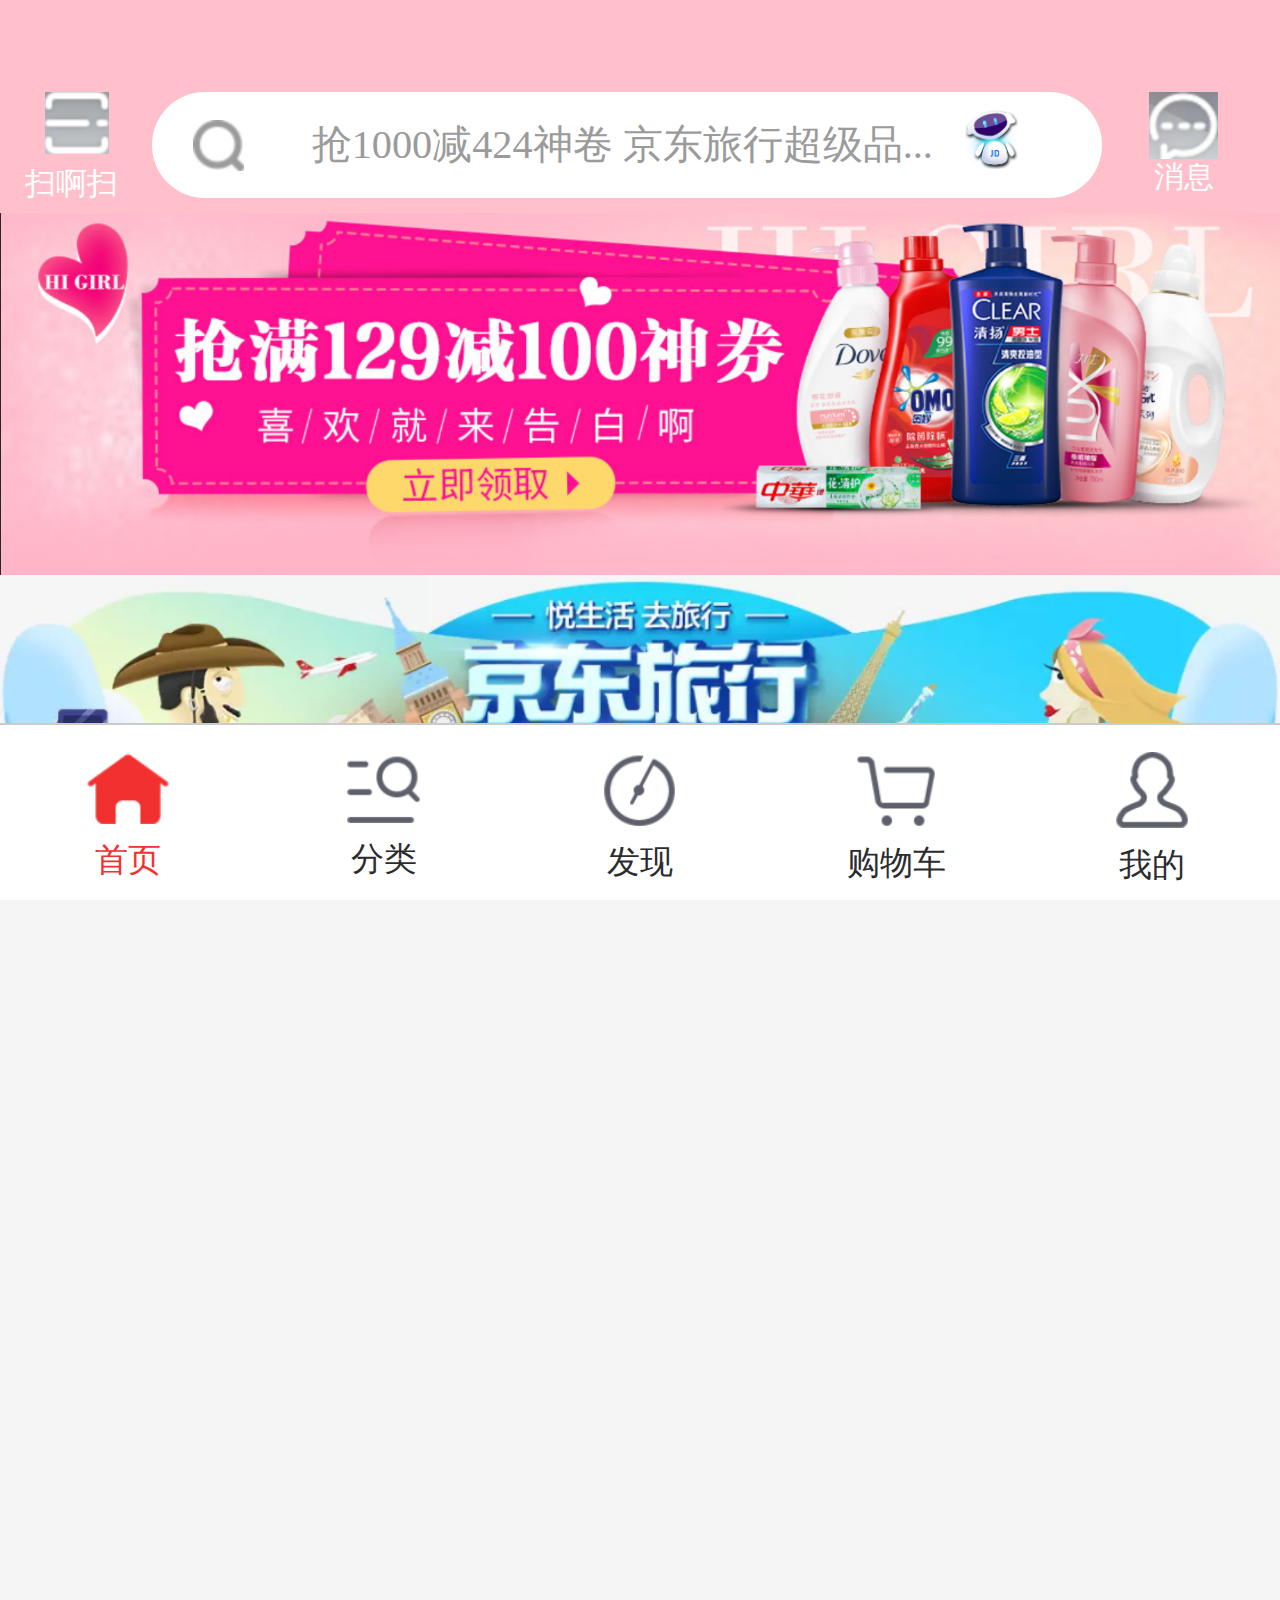
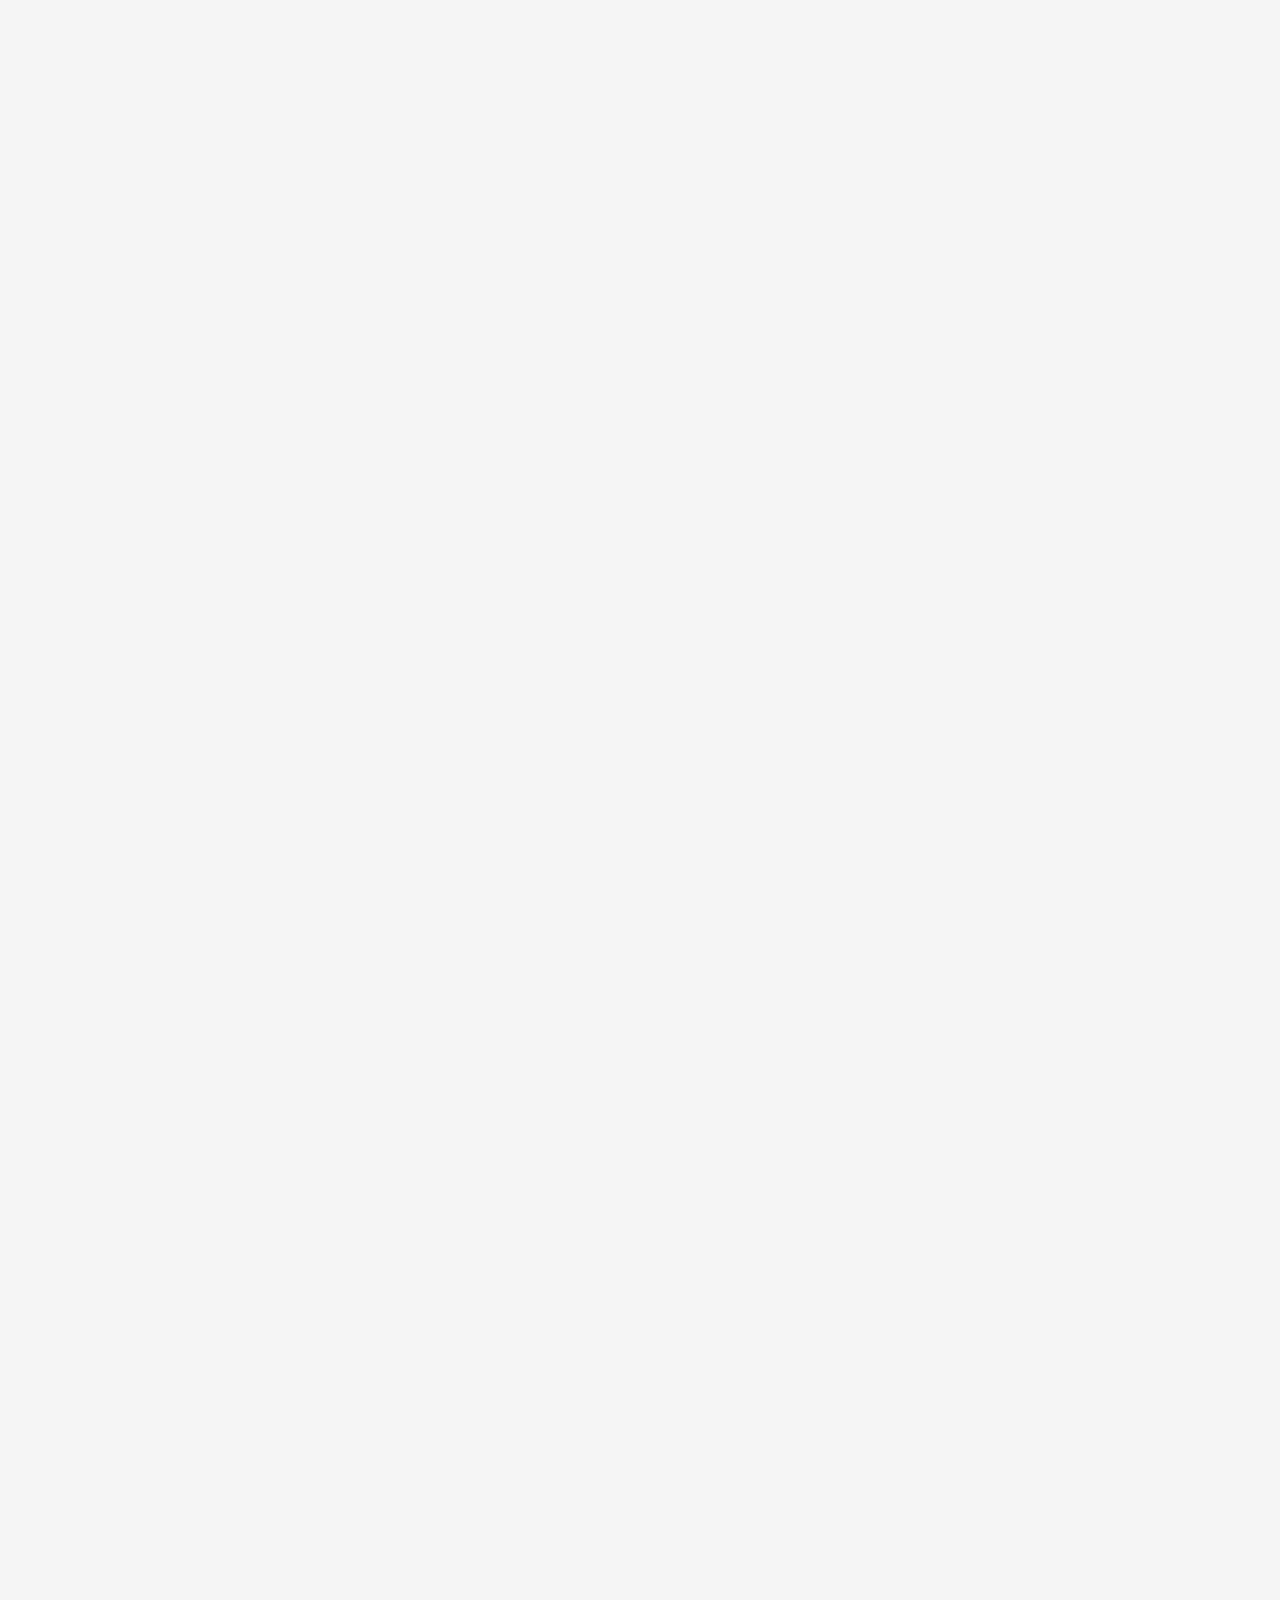
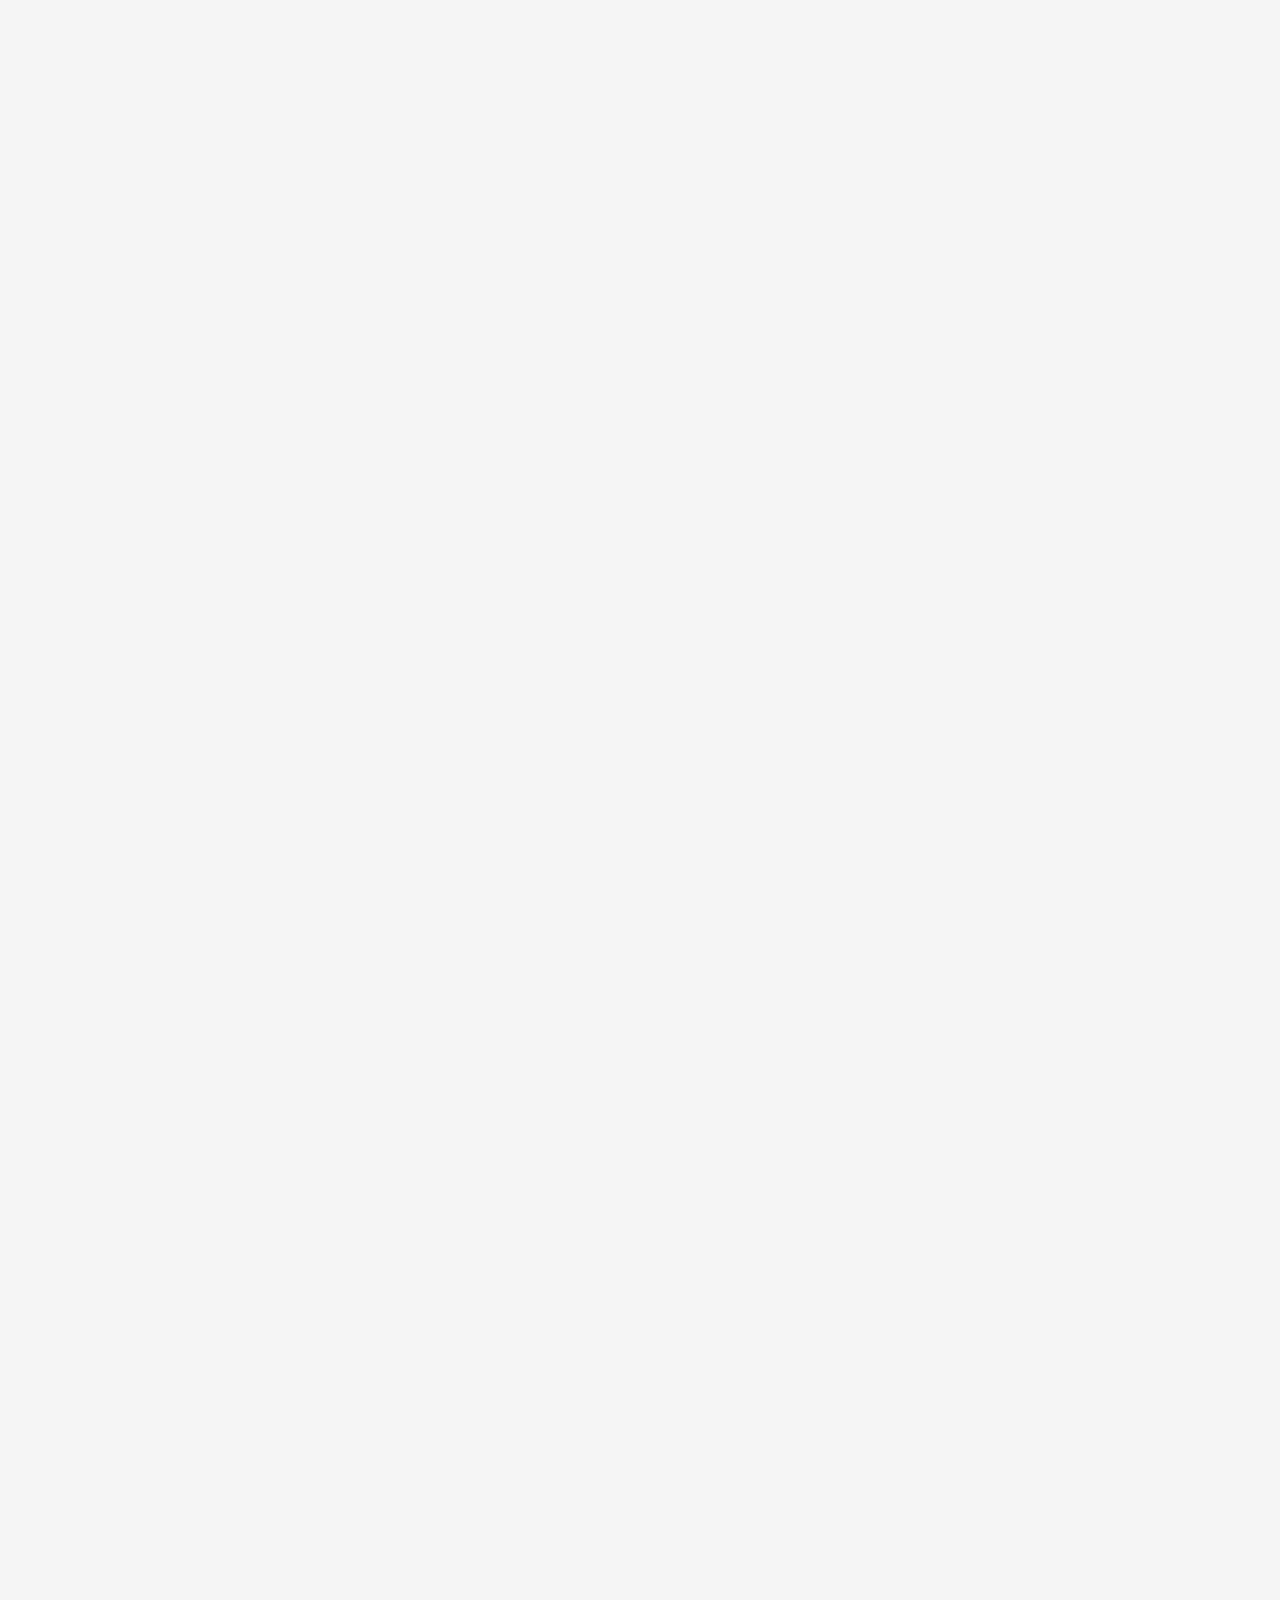
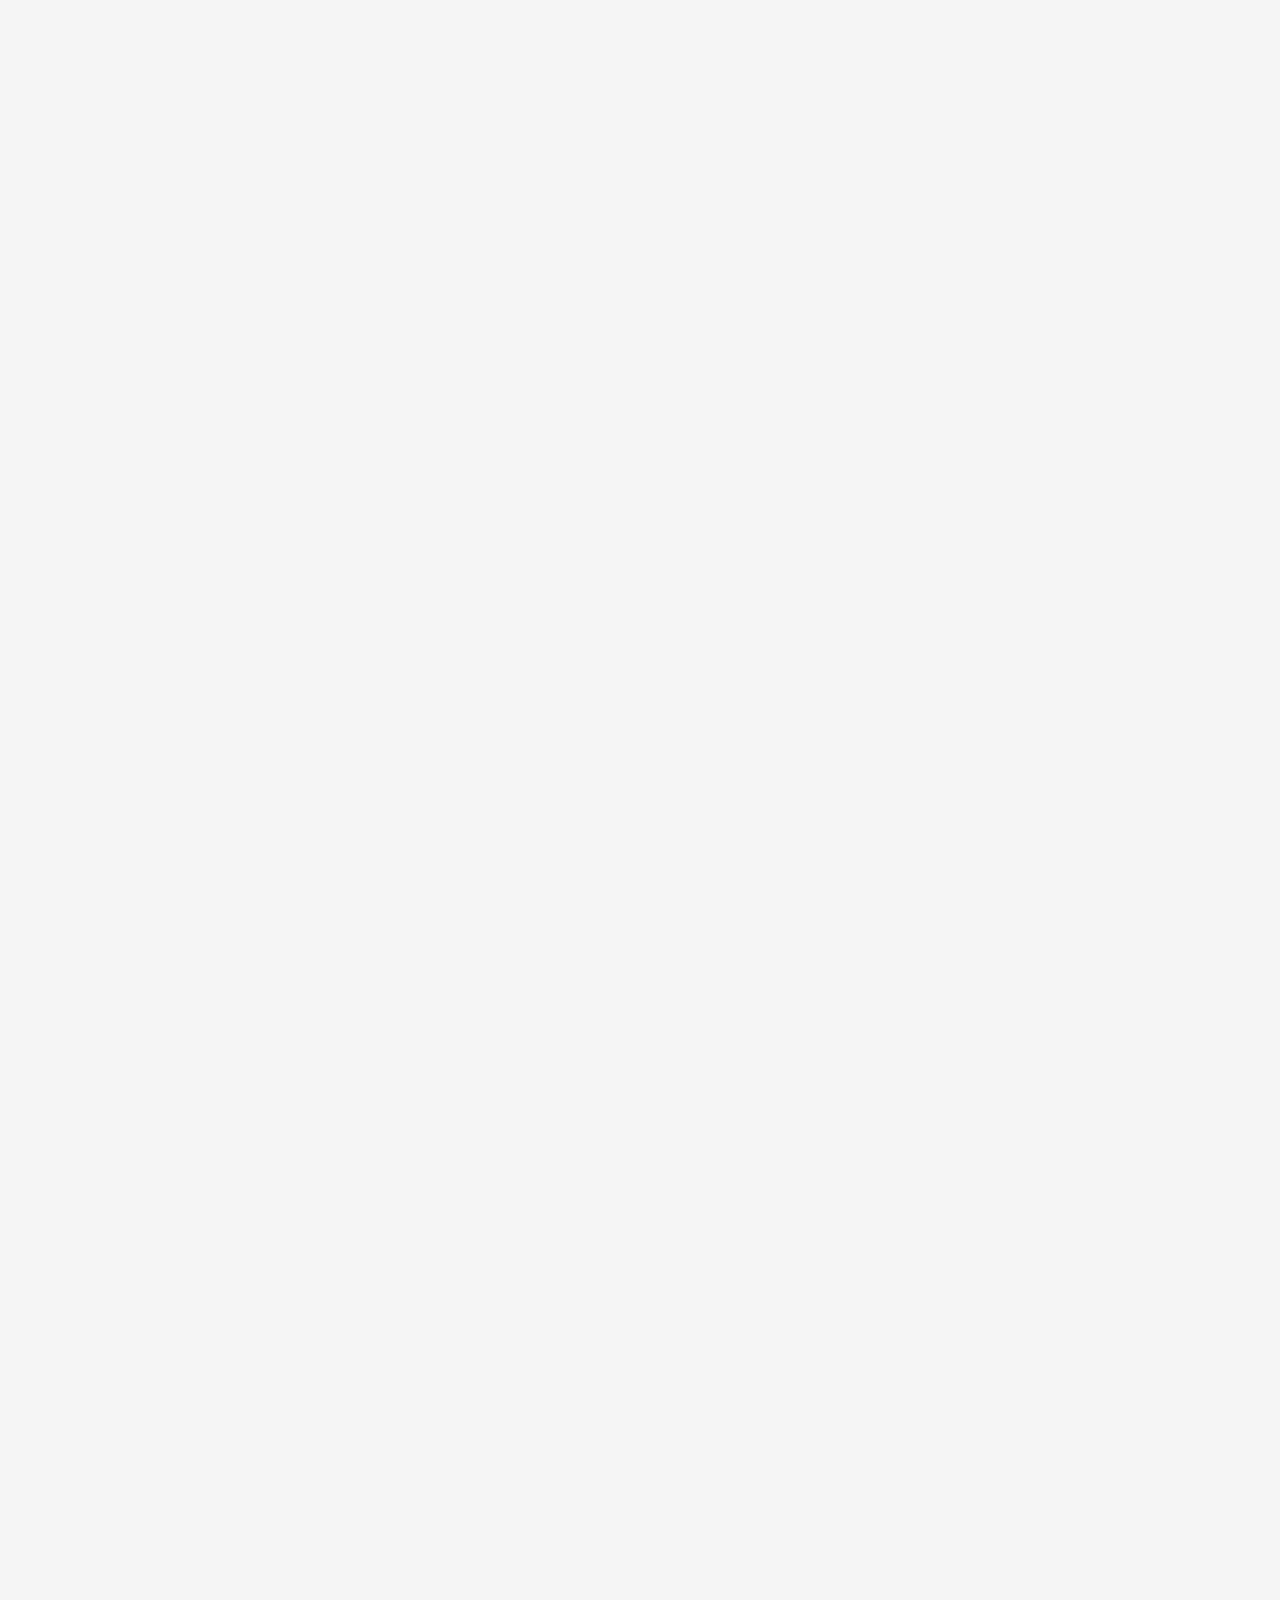
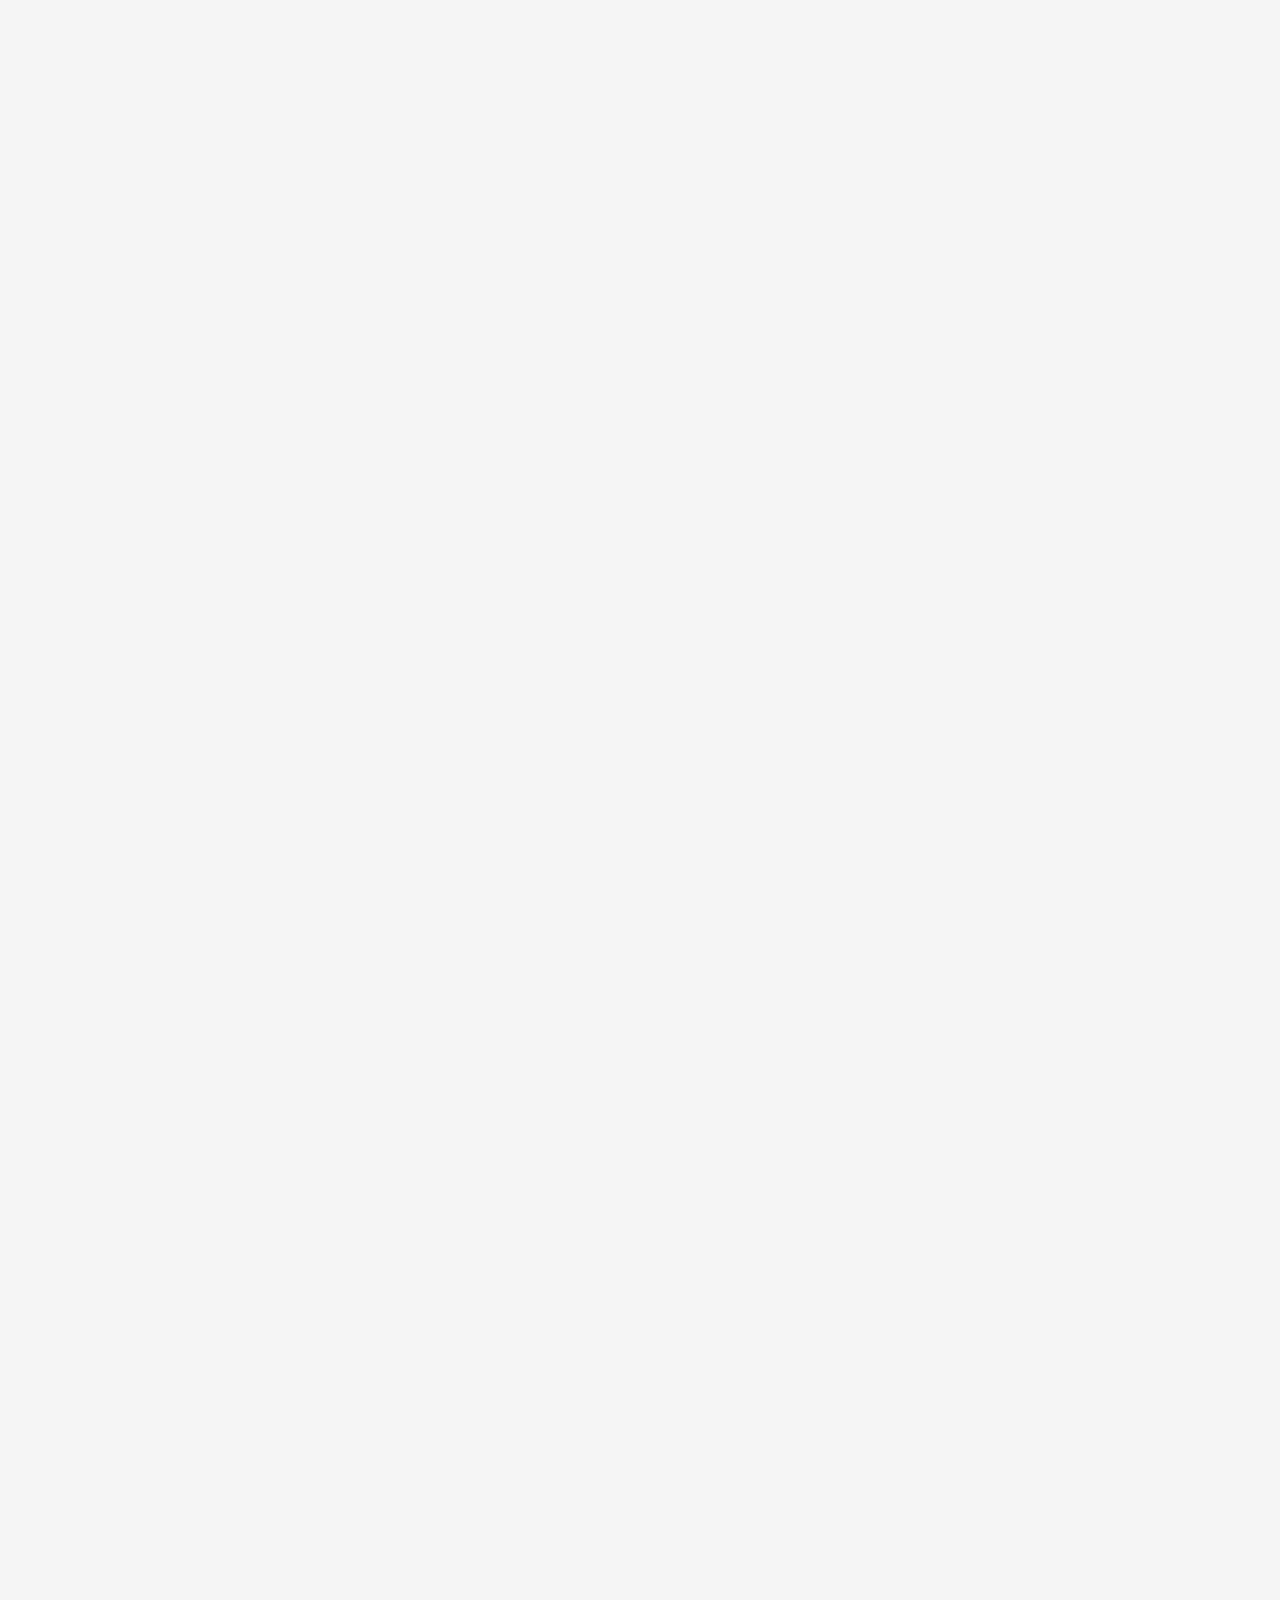
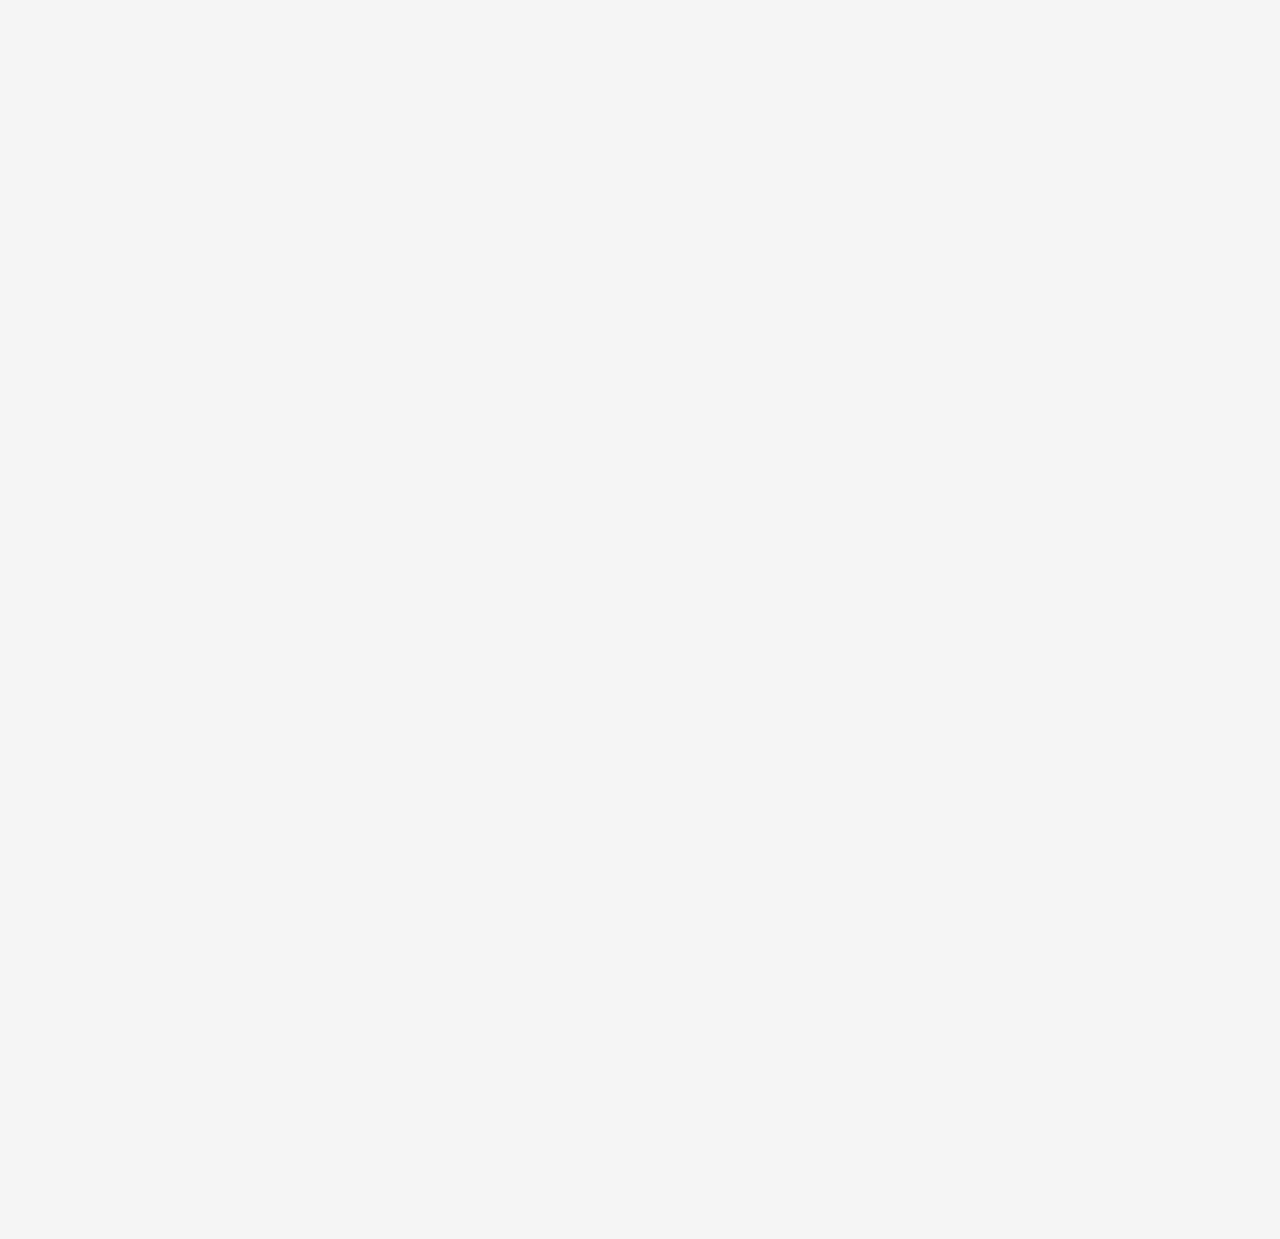
<file: 京东移动端/index.html>
<!DOCTYPE html>
<html>
	<head>
		<meta charset="UTF-8">
		<title></title>
		<script>
			var dpr = 1 / window.devicePixelRatio;
			document.write('<meta name="viewport" content="width=device-width,user-scalable=no,initial-scale='+dpr+',minimum-scale='+dpr+',maximum-scale='+dpr+'" />');
			var fz = document.documentElement.clientWidth / 10;
			document.getElementsByTagName('html')[0].style.fontSize = fz + 'px';
		</script>
		<link rel="stylesheet" href="css/index.css" />
		<link rel="stylesheet" href="css/reset.css" />
		<link rel="stylesheet" href="css/tools.css" />
	</head>
	<body>
		<header class="main-head">
			<div class="search-left clearfix">
				<a href="#" class="sweep-ico"></a>
				<a href="#" class="sweep">扫啊扫</a>
			</div>
			<div class="search-box">
				<a href="#" class="search-ico"></a>
				<a href="#" class="search">抢1000减424神卷 京东旅行超级品...</a>
				<a href="#" class="robot"></a>
			</div>
			<div class="search-right">
				<a href="#" class="advices-ico"></a>
				<a href="#" class="advices">消息</a>
			</div>
		</header>
		<div>
			<a href="#" class="head-jpg"></a>
		</div>
		<div>
			<a href="#" class="activity"></a>
		</div>
		<section>
			<nav class="nav-type">
				<ul class="nav-top">
					<li>
						<a href="#" class="market-ico ico"></a>
						<a href="#">京东超市</a>
					</li>
					<li>
						<a href="#" class="weiping-ico ico"></a>
						<a href="#">唯品会</a>
					</li>
					<li>
						<a href="#" class="costume-ico ico"></a>
						<a href="#">京东服饰</a>
					</li>
					<li>
						<a href="#" class="fresh-ico ico"></a>
						<a href="#">京东生鲜</a>
					</li>
					<li>
						<a href="#" class="family-ico ico"></a>
						<a href="#">京东到家</a>
					</li>
				</ul>
				<ul class="nav-bottom">
					<li>
						<a href="#" class="fee-ico ico"></a>
						<a href="#">充值缴费</a>
					</li>
					<li>
						<a href="#" class="bean-ico ico"></a>
						<a href="#">领取金豆</a>
					</li>
					<li>
						<a href="#" class="roll-ico ico"></a>
						<a href="#">领劵</a>
					</li>
					<li>
						<a href="#" class="money-ico ico"></a>
						<a href="#">省钱</a>
					</li>
					<li>
						<a href="#" class="member-ico ico"></a>
						<a href="#">PLUS会员</a>
					</li>
				</ul>
			</nav>
			<div class="nav-button clearfix">
				<a href="#" class="left-button"></a>
				<a href="#" class="right-button"></a>
			</div>
			<div class="bulletin clearfix">
				<a href="#" class="bulletin-title"></a>
				<a href="#" class="hot">HOT</a>
				<a href="#" class="bulletin-content">小米黑科技产品面世： 米粉直呼...</a>
				<a href="#" class="more">更多</a>
			</div>
			<div class="main">
				<div class="main-top clearfix">
					<div class="one-tier">
						<div class="left-seckill clearfix">
							<header class="seckill-head">
								<h3>
									<a href="#" class="head">京东秒杀</a>
								</h3>
								<time>12点场</time>
								<div class="down">
									<span class="time-btn">01</span>
									<span class="time-btn">42</span>
									<span class="time-btn">19</span>
								</div>
							</header>
							<ul class="seckill-content">
								<li>
									<a href="#" class="tea-jpg"></a>
									<a href="#" class="current">¥18.9</a>
									<span class="original"></span>
								</li>
								<li>
									<a href="#" class="tea-jpg"></a>
									<a href="#" class="current">¥18.9</a>
									<span class="original"></span>
								</li>
								<li>
									<a href="#" class="tea-jpg"></a>
									<a href="#" class="current">¥18.9</a>
									<span class="original"></span>
								</li>
							</ul>
						</div>
						<div class="right-find">
							<header class="find-head">
								<h3 class="title"></h3>
								<h4 class="sub-title">邂逅好物 发现理想生活</h4>
							</header>
							<div class="find-content">
								<a href="#" class="cap"></a>
								<a href="#" class="other"></a>
							</div>
						</div>
					</div>
					<div class="two-tier">
						<div class="board seckill-btn">
							<header class="board-head">
								<h3>
									<a href="#" class="title"></a>
								</h3>
								<h4 class="sub-title">低至12.9元</h4>
							</header>
							<div class="board-content">
								<a href="#" class="lg"></a>
								<a href="#" class="lg-title">3D全覆盖</a>
							</div>
						</div>
						<div class="board seckill-btn">
							<header class="board-head">
								<h3>
									<a href="#" class="title"></a>
								</h3>
								<h4 class="sub-title">低至12.9元</h4>
							</header>
							<div class="board-content">
								<a href="#" class="lg"></a>
								<a href="#" class="lg-title">3D全覆盖</a>
							</div>
						</div>
						<div class="special">
							<header class="special-head">
								<h3>
									<a href="#" class="title"></a>
								</h3>
								<h4 class="sub-title">优品大集合 带你逛不停</h4>
							</header>
							<div class="special-content">
								<a href="#" class="charger"></a>
								<a href="#" class="piano"></a>
							</div>
						</div>
					</div>
				</div>
				<header>
					<a href="#" class="everyday-title"></a>
				</header>
							<div class="main-top clearfix">
					<div class="one-tier">
						<div class="left-seckill clearfix">
							<header class="seckill-head">
								<h3>
									<a href="#" class="head">京东秒杀</a>
								</h3>
								<time>12点场</time>
								<div class="down">
									<span class="time-btn">01</span>
									<span class="time-btn">42</span>
									<span class="time-btn">19</span>
								</div>
							</header>
							<ul class="seckill-content">
								<li>
									<a href="#" class="tea-jpg"></a>
									<a href="#" class="current">¥18.9</a>
									<span class="original"></span>
								</li>
								<li>
									<a href="#" class="tea-jpg"></a>
									<a href="#" class="current">¥18.9</a>
									<span class="original"></span>
								</li>
								<li>
									<a href="#" class="tea-jpg"></a>
									<a href="#" class="current">¥18.9</a>
									<span class="original"></span>
								</li>
							</ul>
						</div>
						<div class="right-find">
							<header class="find-head">
								<h3 class="title"></h3>
								<h4 class="sub-title">邂逅好物 发现理想生活</h4>
							</header>
							<div class="find-content">
								<a href="#" class="cap"></a>
								<a href="#" class="other"></a>
							</div>
						</div>
					</div>
					<div class="two-tier">
						<div class="board seckill-btn">
							<header class="board-head">
								<h3>
									<a href="#" class="title"></a>
								</h3>
								<h4 class="sub-title">低至12.9元</h4>
							</header>
							<div class="board-content">
								<a href="#" class="lg"></a>
								<a href="#" class="lg-title">3D全覆盖</a>
							</div>
						</div>
						<div class="board seckill-btn">
							<header class="board-head">
								<h3>
									<a href="#" class="title"></a>
								</h3>
								<h4 class="sub-title">低至12.9元</h4>
							</header>
							<div class="board-content">
								<a href="#" class="lg"></a>
								<a href="#" class="lg-title">3D全覆盖</a>
							</div>
						</div>
						<div class="special">
							<header class="special-head">
								<h3>
									<a href="#" class="title"></a>
								</h3>
								<h4 class="sub-title">优品大集合 带你逛不停</h4>
							</header>
							<div class="special-content">
								<a href="#" class="charger"></a>
								<a href="#" class="piano"></a>
							</div>
						</div>
					</div>
				</div>
				<header class="east-head">
					<a href="#" class="east-title"></a>
					<a href="#" class="more">全部小院</a>
					<a href="#" class="more-ico"></a>
				</header>
				<div class="east-content">
					<div class="one-tier">
						<div class="black">
							<header class="head clearfix">
								<div class="border-btn"></div>
								<h3 class="title">
									<a href="#">防嗮达人</a>
								</h3>
								<div class="border-btn"></div>
							</header>
							<h4 class="sub-title">"防嗮不做黑美人"</h4>
							<div class="black-content">
								<a href="#" class="cap-left"></a>
								<a href="#" class="cap-right"></a>
							</div>
						</div>
						<div class="black">
							<header class="head clearfix">
								<div class="border-btn"></div>
								<h3 class="title">
									<a href="#">防嗮达人</a>
								</h3>
								<div class="border-btn"></div>
							</header>
							<h4 class="sub-title">"防嗮不做黑美人"</h4>
							<div class="black-content">
								<a href="#" class="cap-left"></a>
								<a href="#" class="cap-right"></a>
							</div>
						</div>
					</div>
					<div class="two-tier">
						<div class="phone">
							<header class="head">
								<h3>
									<a href="#" class="title">机不离手</a>
								</h3>
								<h4 class="sub-title">手机潮流玩物</h4>
							</header>
							<div class="phone-content">
								<a href="#" class="phone-jpg"></a>
							</div>
						</div>
						<div class="phone">
							<header class="head">
								<h3>
									<a href="#" class="title">机不离手</a>
								</h3>
								<h4 class="sub-title">手机潮流玩物</h4>
							</header>
							<div class="phone-content">
								<a href="#" class="phone-jpg"></a>
							</div>
						</div>
						<div class="phone">
							<header class="head">
								<h3>
									<a href="#" class="title">机不离手</a>
								</h3>
								<h4 class="sub-title">手机潮流玩物</h4>
							</header>
							<div class="phone-content">
								<a href="#" class="phone-jpg"></a>
							</div>
						</div>
						<div class="phone">
							<header class="head">
								<h3>
									<a href="#" class="title">机不离手</a>
								</h3>
								<h4 class="sub-title">手机潮流玩物</h4>
							</header>
							<div class="phone-content">
								<a href="#" class="phone-jpg"></a>
							</div>
						</div>
					</div>
				</div>
				<header class="life-head"></header>
				<div class="life-content">
					<div class="one-tier clearfix">
						<div class="play">
							<header class="head">
								<h3 class="title">玩3C</h3>
								<h4 class="sub-title">新品季高潮 抢卷立减666！</h4>
							</header>
							<div class="play-content">
								<a href="#" class="huawei"></a>
								<a href="#" class="oppo"></a>
							</div>
						</div>
						<div class="play">
							<header class="head">
								<h3 class="title">玩3C</h3>
								<h4 class="sub-title">新品季高潮 抢卷立减666！</h4>
							</header>
							<div class="play-content">
								<a href="#" class="huawei"></a>
								<a href="#" class="oppo"></a>
							</div>
						</div>
					</div>
					<div class="one-tier clearfix">
						<div class="play">
							<header class="head">
								<h3 class="title">玩3C</h3>
								<h4 class="sub-title">新品季高潮 抢卷立减666！</h4>
							</header>
							<div class="play-content">
								<a href="#" class="huawei"></a>
								<a href="#" class="oppo"></a>
							</div>
						</div>
						<div class="play">
							<header class="head">
								<h3 class="title">玩3C</h3>
								<h4 class="sub-title">新品季高潮 抢卷立减666！</h4>
							</header>
							<div class="play-content">
								<a href="#" class="huawei"></a>
								<a href="#" class="oppo"></a>
							</div>
						</div>
					</div>
					<div class="three-tier clearfix">
						<div class="baby">
							<header class="head">
								<h3 class="title">爱宝宝</h3>
								<h4 class="sub-title">爆款低至五折</h4>
							</header>
							<div class="baby-content">
								<a href="#" class="baby-pic"></a>
							</div>
						</div>
						<div class="baby">
							<header class="head">
								<h3 class="title">爱宝宝</h3>
								<h4 class="sub-title">爆款低至五折</h4>
							</header>
							<div class="baby-content">
								<a href="#" class="baby-pic"></a>
							</div>
						</div>
						<div class="baby">
							<header class="head">
								<h3 class="title">爱宝宝</h3>
								<h4 class="sub-title">爆款低至五折</h4>
							</header>
							<div class="baby-content">
								<a href="#" class="baby-pic"></a>
							</div>
						</div>
						<div class="baby">
							<header class="head">
								<h3 class="title">爱宝宝</h3>
								<h4 class="sub-title">爆款低至五折</h4>
							</header>
							<div class="baby-content">
								<a href="#" class="baby-pic"></a>
							</div>
						</div>
					</div>
				</div>
				<div>
					<a href="#" class="beverages-add"></a>
				</div>
				<header>
					<a href="#" class="discounts-title"></a>
				</header>
				<div class="discounts-content">
					<div class="one-tier">
						<div class="quantity">
							<header class="head">
								<h3 class="title">尖货秒杀</h3>
								<h4 class="sub-title">卡西欧首发35周年限量框款</h4>
							</header>
							<div class="quantity-content">
								<a href="#" class="watches"></a>
								<a href="#" class="watches-title"></a>
								<a href="#" class="shoe"></a>
							</div>
						</div>
						<div class="quantity quantity-btn">
							<header class="head">
								<h3 class="title">尖货秒杀</h3>
								<h4 class="sub-title">卡西欧首发35周年限量框款</h4>
							</header>
							<div class="quantity-content">
								<a href="#" class="watches"></a>
								<a href="#" class="watches-title"></a>
								<a href="#" class="shoe"></a>
							</div>
						</div>
					</div>
					<div class="two-tier">
						<div class="try">
							<header class="head">
								<h3 class="title">试吃试用</h3>
								<h4 class="sub-title">诺基亚~曲面显示器试用</h4>
							</header>
							<div class="try-content">
								<a href="#" class="nokia"></a>
								<a href="#" class="television"></a>
							</div>
						</div>
						<div class="roll">
							<header class="head">
								<h3 class="title">卷集市</h3>
								<h4 class="sub-title">全品类卷</h4>
							</header>
							<div class="roll-content">
								<div class="roll-pic"></div>
							</div>
						</div>
						<div class="roll roll-btn">
							<header class="head">
								<h3 class="title">卷集市</h3>
								<h4 class="sub-title">全品类卷</h4>
							</header>
							<div class="roll-content">
								<div class="roll-pic"></div>
							</div>
						</div>
					</div>
				</div>
				<header>
					<a href="#" class="fashion-head"></a>
				</header>
				<div class="east-content">
					<div class="one-tier">
						<div class="black">
							<header class="head clearfix">
								<div class="border-btn"></div>
								<h3 class="title">
									<a href="#">防嗮达人</a>
								</h3>
								<div class="border-btn"></div>
							</header>
							<h4 class="sub-title">"防嗮不做黑美人"</h4>
							<div class="black-content">
								<a href="#" class="cap-left"></a>
								<a href="#" class="cap-right"></a>
							</div>
						</div>
						<div class="black">
							<header class="head clearfix">
								<div class="border-btn"></div>
								<h3 class="title">
									<a href="#">防嗮达人</a>
								</h3>
								<div class="border-btn"></div>
							</header>
							<h4 class="sub-title">"防嗮不做黑美人"</h4>
							<div class="black-content">
								<a href="#" class="cap-left"></a>
								<a href="#" class="cap-right"></a>
							</div>
						</div>
					</div>
					<div class="two-tier">
						<div class="phone">
							<header class="head">
								<h3>
									<a href="#" class="title">机不离手</a>
								</h3>
								<h4 class="sub-title">手机潮流玩物</h4>
							</header>
							<div class="phone-content">
								<a href="#" class="phone-jpg"></a>
							</div>
						</div>
						<div class="phone">
							<header class="head">
								<h3>
									<a href="#" class="title">机不离手</a>
								</h3>
								<h4 class="sub-title">手机潮流玩物</h4>
							</header>
							<div class="phone-content">
								<a href="#" class="phone-jpg"></a>
							</div>
						</div>
						<div class="phone">
							<header class="head">
								<h3>
									<a href="#" class="title">机不离手</a>
								</h3>
								<h4 class="sub-title">手机潮流玩物</h4>
							</header>
							<div class="phone-content">
								<a href="#" class="phone-jpg"></a>
							</div>
						</div>
						<div class="phone">
							<header class="head">
								<h3>
									<a href="#" class="title">机不离手</a>
								</h3>
								<h4 class="sub-title">手机潮流玩物</h4>
							</header>
							<div class="phone-content">
								<a href="#" class="phone-jpg"></a>
							</div>
						</div>
					</div>
				</div>
				<div>
					<a href="#" class="book-add"></a>
				</div>
				<header class="good-head clearfix">
					<h3>
						<a href="#" class="title"></a>
					</h3>
					<div class="more clearfix">
						<a href="#" class="word">更多好店</a>
						<a href="#" class="ico"></a>
					</div>
				</header>
				<div class="good-content">
					<div class="bull">
						<header class="head">
								<h3 class="title">外设产品</h3>
								<h4 class="sub-title">一秒五杀，瞬间爆炸</h4>
						</header>
						<div class="bull-content">
							<div class="bull-jpg clearfix">
								<a href="#" class="one-jpg"></a>
								<a href="#" class="two-jpg"></a>
								<a href="#" class="three-jpg"></a>
							</div>
							<div class="bottom-title clearfix">
								<div>
									<a href="#" class="bull-logo"></a>
								</div>
								<div>
									<a href="#" class="name">公牛京东自营旗...</a>
								</div>
							</div>
						</div>
					</div>
					<div class="bull">
						<header class="head">
								<h3 class="title">外设产品</h3>
								<h4 class="sub-title">一秒五杀，瞬间爆炸</h4>
						</header>
						<div class="bull-content">
							<div class="bull-jpg clearfix">
								<a href="#" class="one-jpg"></a>
								<a href="#" class="two-jpg"></a>
								<a href="#" class="three-jpg"></a>
							</div>
							<div class="bottom-title clearfix">
								<div>
									<a href="#" class="bull-logo"></a>
								</div>
								<div>
									<a href="#" class="name">公牛京东自营旗...</a>
								</div>
							</div>
						</div>
					</div>
				</div>
			</div>
		</section>
		<footer>
			<ul class="foot-list">
				<li>
					<a href="#" class="index-ico ico"></a>
					<a href="#" class="red-btn">首页</a>
				</li>
				<li>
					<a href="#" class="type-ico ico"></a>
					<a href="#">分类</a>
				</li>
				<li>
					<a href="#" class="find-ico ico"></a>
					<a href="#">发现</a>
				</li>
				<li>
					<a href="#" class="shop-ico ico"></a>
					<a href="#">购物车</a>
				</li>
				<li>
					<a href="#" class="my-ico ico"></a>
					<a href="#">我的</a>
				</li>
			</ul>
		</footer>
	</body>
</html>
</file>
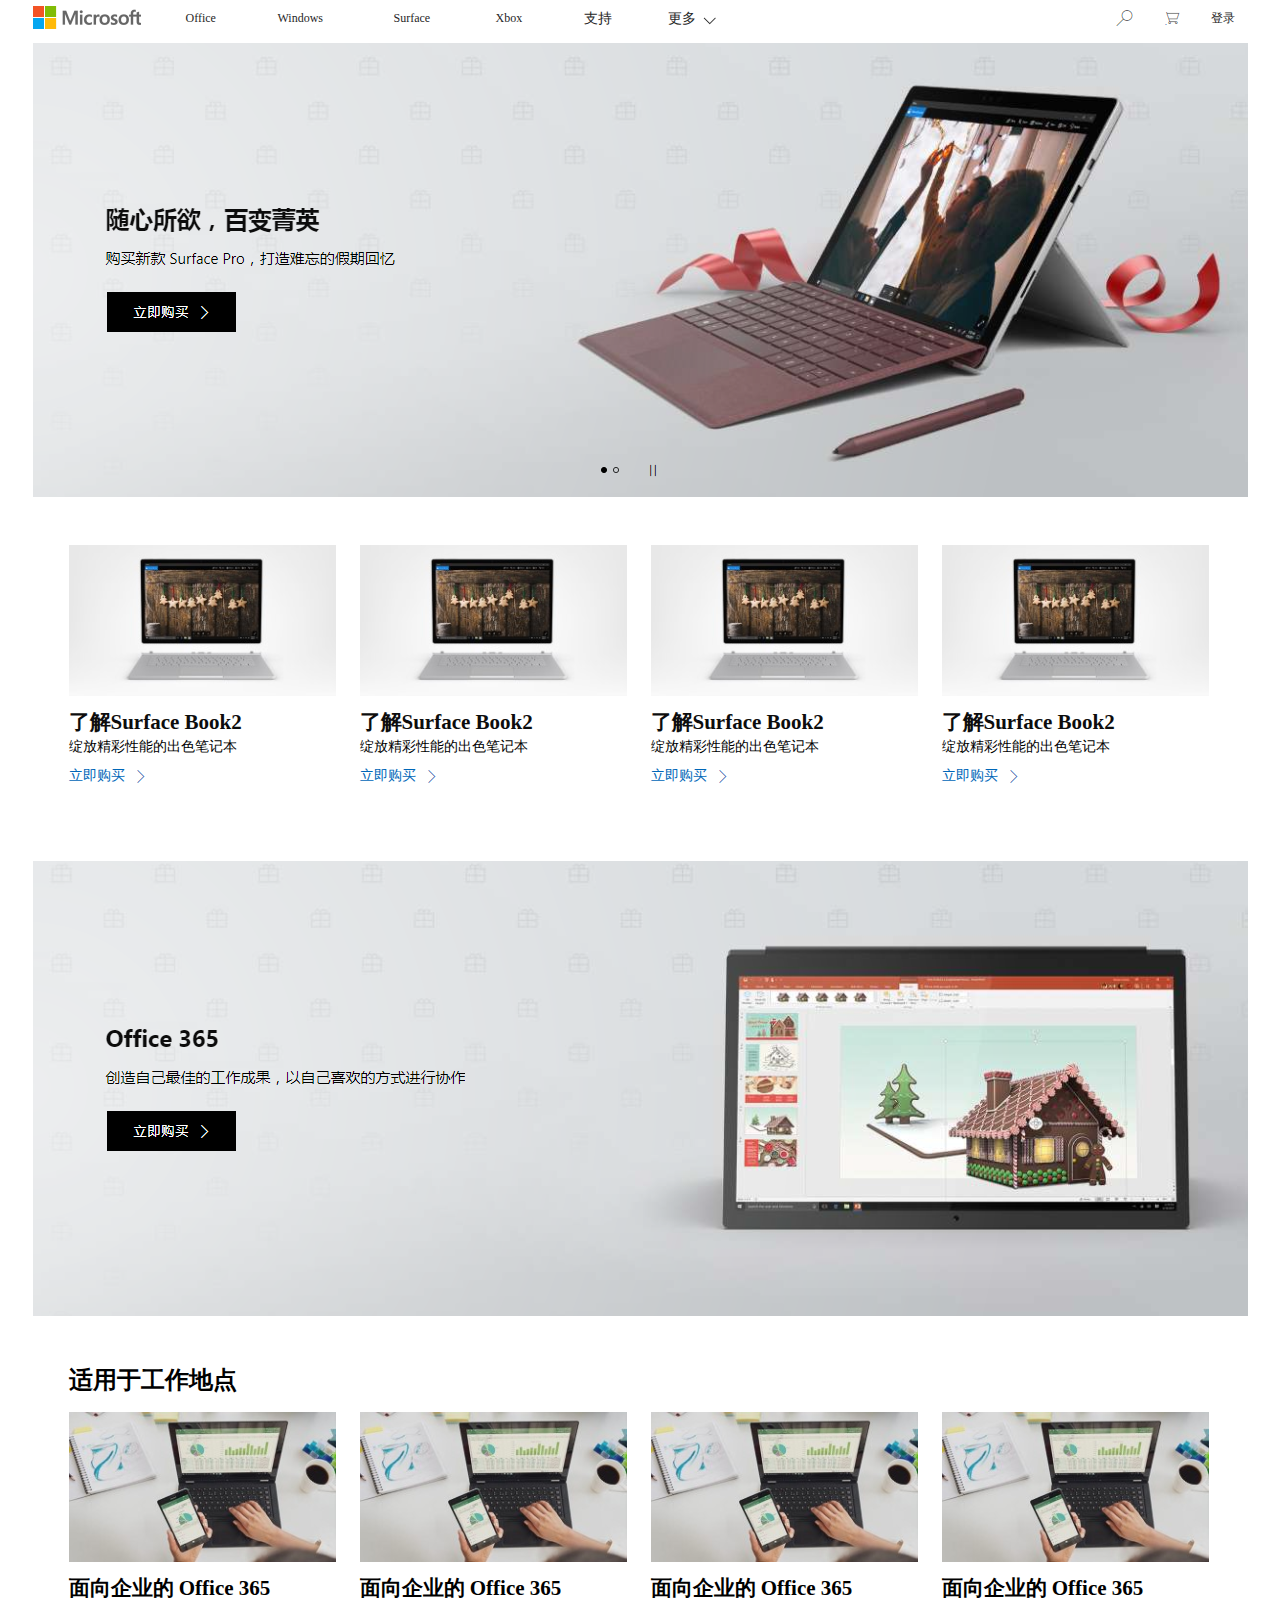
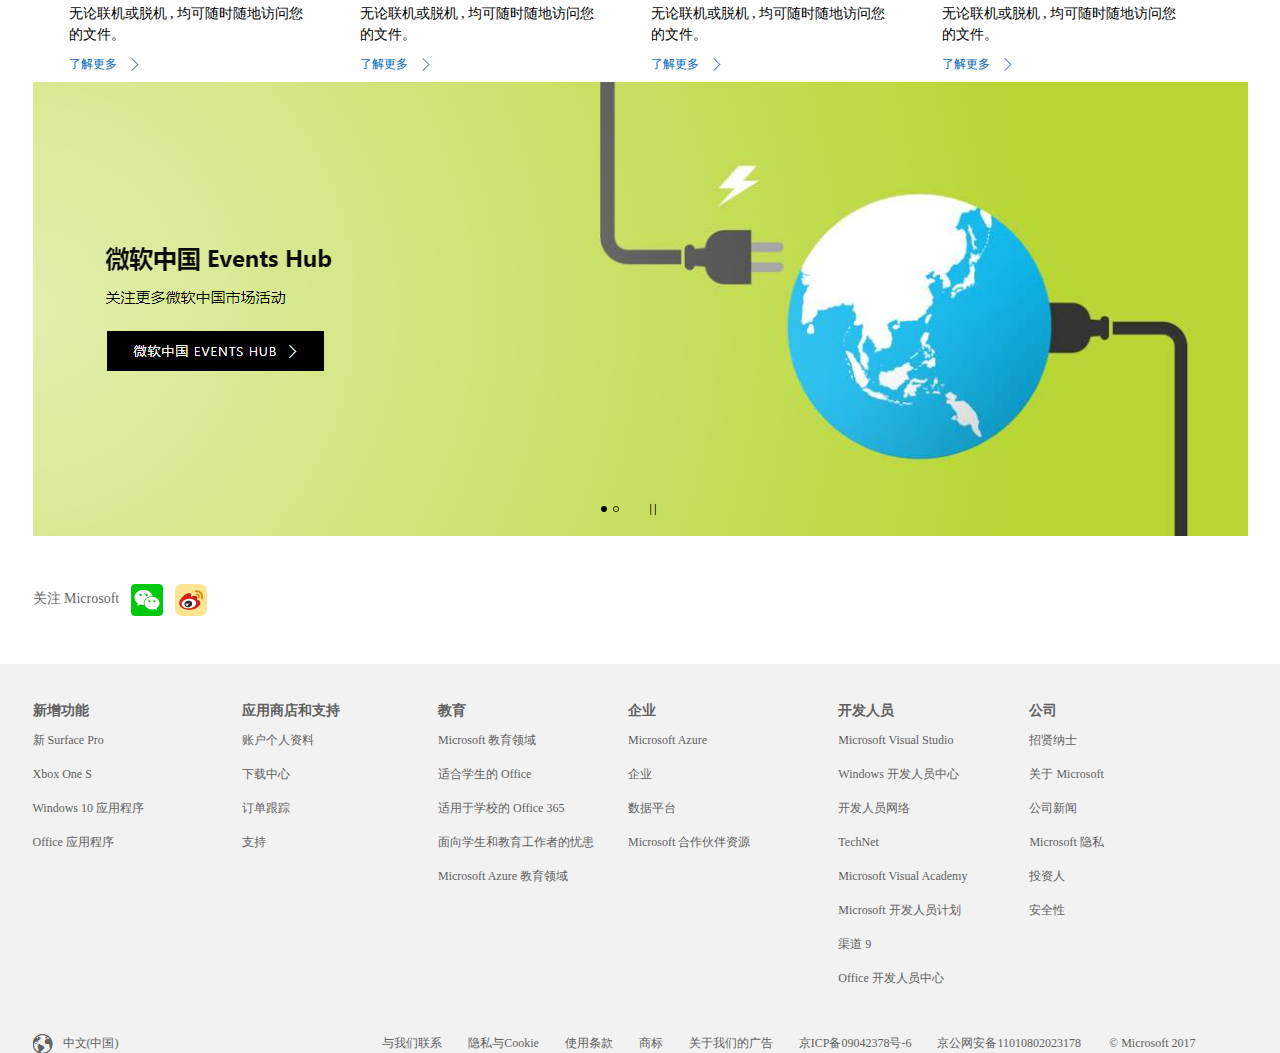
<file: 响应式/index.html>
<!DOCTYPE html>
<html>
	<head>
		<meta charset="UTF-8">
		<title></title>
		<link rel="stylesheet" href="css/reset.css" />
		<link rel="stylesheet" href="css/itools.css" />
		<link rel="stylesheet" href="css/index.css" />
	</head>
	<body>
		<header class="h_head">
			<div class="wrap clearfix">
				
				<h1 class="logo"></h1>
				<nav class="nav clearfix">
					<a href="#" class="o">Office</a>
					<a href="#" class="w">Windows</a>
					<a href="#" class="s">Surface</a>
					<a href="#" class="x">Xbox</a>
					<a href="#" class="size-btn w-btns">支持</a>
					<a href="#" class="size-btn nav-btns">更多
						<span class="more-ico"></span>
					</a>
				</nav>
				<div class="hidden-btn clearfix">
					<a href="#" class="right-btns"></a>
				</div>
				<div class="function">
					<a href="#" class="search ico"></a>
					<a href="#" class="shop ico"></a>
					<a href="#" class="login">登录</a>
				</div>
			</div>
		</header>
		
		<header class="head_2">
			<div class="head_2_content clearfix">
				<a href="#" class="nav-box"></a>
				<h3 class="head_2_logo"></h3>
				<div class="head_2_right clearfix">
					<a href="#" class="head_2_search"></a>
					<a href="#" class="head_2_login"></a>
				</div>
			</div>
		</header>
		
		<div class="banner_1">
			<a href="#"><img src="img/banner.png"/></a>
		</div>
		<div class="banner_1_btn">
			<a href="#"><img src="img/banner_1_2.png"/></a>
		</div>
			<ul class="list_1 clearfix">
				<li class="book">
					<a href="#" class="book_pic"><img src="img/book-pic.png"/></a>
					<a href="#" class="title">了解Surface Book2</a>
					<a href="#">绽放精彩性能的出色笔记本</a>
					<div class="buy clearfix">
						<a href="#" class="buy-word">立即购买</a>
						<a href="#" class="ico"></a>
					</div>
				</li>
				<li class="book">
					<a href="#" class="book_pic"><img src="img/book-pic.png"/></a>
					<a href="#" class="title">了解Surface Book2</a>
					<a href="#">绽放精彩性能的出色笔记本</a>
					<div class="buy clearfix">
						<a href="#" class="buy-word">立即购买</a>
						<a href="#" class="ico"></a>
					</div>
				</li>
				<li class="book">
					<a href="#" class="book_pic"><img src="img/book-pic.png"/></a>
					<a href="#" class="title">了解Surface Book2</a>
					<a href="#">绽放精彩性能的出色笔记本</a>
					<div class="buy clearfix">
						<a href="#" class="buy-word">立即购买</a>
						<a href="#" class="ico"></a>
					</div>
				</li>
				<li class="book no-margin">
					<a href="#" class="book_pic"><img src="img/book-pic.png"/></a>
					<a href="#" class="title">了解Surface Book2</a>
					<a href="#">绽放精彩性能的出色笔记本</a>
					<div class="buy clearfix">
						<a href="#" class="buy-word">立即购买</a>
						<a href="#" class="ico"></a>
					</div>
				</li>
			</ul>
		<div>
			<a href="#" class="banner_2"><img src="img/banner_2.png"/></a>
		</div>
		<div class="banner_2_btn">
			<a href="#"><img src="img/banner_2_2png.png"></a>
		</div> 
		<div class="work">
			<header class="head">
				<h3 class="title">适用于工作地点</h3>
			</header>
			<ul class="list_2 clearfix">
				<li class="office">
					<a href="#" class="office-pic"><img src="img/office-pic.png"/></a>
					<a href="#" class="office-title">面向企业的 Office 365</a>
					<a href="#">无论联机或脱机 , 均可随时随地访问您<br/>的文件。</a>
					<div class="more clearfix">
						<a href="#" class="office-word">了解更多</a>
						<a href="#" class="ico"></a>
					</div>
				</li>
				<li class="office">
					<a href="#" class="office-pic"><img src="img/office-pic.png"/></a>
					<a href="#" class="office-title">面向企业的 Office 365</a>
					<a href="#">无论联机或脱机 , 均可随时随地访问您<br/>的文件。</a>
					<div class="more clearfix">
						<a href="#" class="office-word">了解更多</a>
						<a href="#" class="ico"></a>
					</div>
				</li>
				<li class="office">
					<a href="#" class="office-pic"><img src="img/office-pic.png"/></a>
					<a href="#" class="office-title">面向企业的 Office 365</a>
					<a href="#">无论联机或脱机 , 均可随时随地访问您<br/>的文件。</a>
					<div class="more clearfix">
						<a href="#" class="office-word">了解更多</a>
						<a href="#" class="ico"></a>
					</div>
				</li>
				<li class="office no-margin">
					<a href="#" class="office-pic"><img src="img/office-pic.png"/></a>
					<a href="#" class="office-title">面向企业的 Office 365</a>
					<a href="#">无论联机或脱机 , 均可随时随地访问您<br/>的文件。</a>
					<div class="more clearfix">
						<a href="#" class="office-word">了解更多</a>
						<a href="#" class="ico"></a>
					</div>
				</li>
			</ul>
		</div>
		<div>
			<a href="#" class="banner_3"><img src="img/banner_3.png"/></a>
		</div>
		<div class="banner_3_btn">
			<a href="#"><img src="img/banner_3_3.png"/></a>
		</div>
		<div class="wrap-btn">
			<div class="other clearfix">
				<span class="gz">关注 Microsoft</span>
				<a href="#" class="vx btns"></a>
				<a href="#" class="wb btns"></a>
			</div>
		</div>
		<footer>
			<div class="wrap">
				<ul class="foot_list clearfix">
					<li class="new foot-margin right-btn">
						<span>新增功能</span>
						<a href="#">新 Surface Pro</a>
						<a href="#">Xbox One S</a>
						<a href="#">Windows 10 应用程序</a>
						<a href="#">Office 应用程序</a>
					</li>
					<li class="support foot-margin right-btn">
						<span>应用商店和支持</span>
						<a href="#">账户个人资料</a>
						<a href="#">下载中心</a>
						<a href="#">订单跟踪</a>
						<a href="#">支持</a>
					</li>
					<li class="education right-btn">
						<span>教育</span>
						<a href="#">Microsoft 教育领域</a>
						<a href="#">适合学生的 Office</a>
						<a href="#">适用于学校的 Office 365</a>
						<a href="#">面向学生和教育工作者的忧患</a>
						<a href="#">Microsoft Azure 教育领域</a>
					</li>
					<li class="enterprise foot-btns foot-margin right-btn">
						<span>企业</span>
						<a href="#">Microsoft Azure</a>
						<a href="#">企业</a>
						<a href="#">数据平台</a>
						<a href="#">Microsoft 合作伙伴资源</a>
					</li>
					<li class="exploit foot-btns foot-margin right-btn">
						<span>开发人员</span>
						<a href="#">Microsoft Visual Studio</a>
						<a href="#">Windows 开发人员中心</a>
						<a href="#">开发人员网络</a>
						<a href="#">TechNet</a>
						<a href="#">Microsoft Visual Academy</a>
						<a href="#">Microsoft 开发人员计划</a>
						<a href="#">渠道 9</a>
						<a href="#">Office 开发人员中心</a>
					</li>
					<li class="company foot-btns" right-btn>
						<span>公司</span>
						<a href="#">招贤纳士</a>
						<a href="#">关于 Microsoft</a>
						<a href="#">公司新闻</a>
						<a href="#">Microsoft 隐私</a>
						<a href="#">投资人</a>
						<a href="#">安全性</a>
					</li>
				</ul>
			</div>
			<div class="wrap">
				<div class="copy clearfix">
					<div class="left clearfix">
						<span class="c_ico clearfix"></span>
						<span class="c">中文(中国)</span>
					</div>
					<div class="right clearfix">
						<a href="#">与我们联系</a>
						<a href="#">隐私与Cookie</a>
						<a href="#">使用条款</a>
						<a href="#">商标</a>
						<a href="#">关于我们的广告</a>
						<span>京ICP备09042378号-6</span>
						<span class="right-btn j-btn">京公网安备11010802023178</span>
						<span class="copy-btn">© Microsoft 2017</span>
					</div>
				</div>
			</div>
		</footer>
	</body>
</html>
</file>
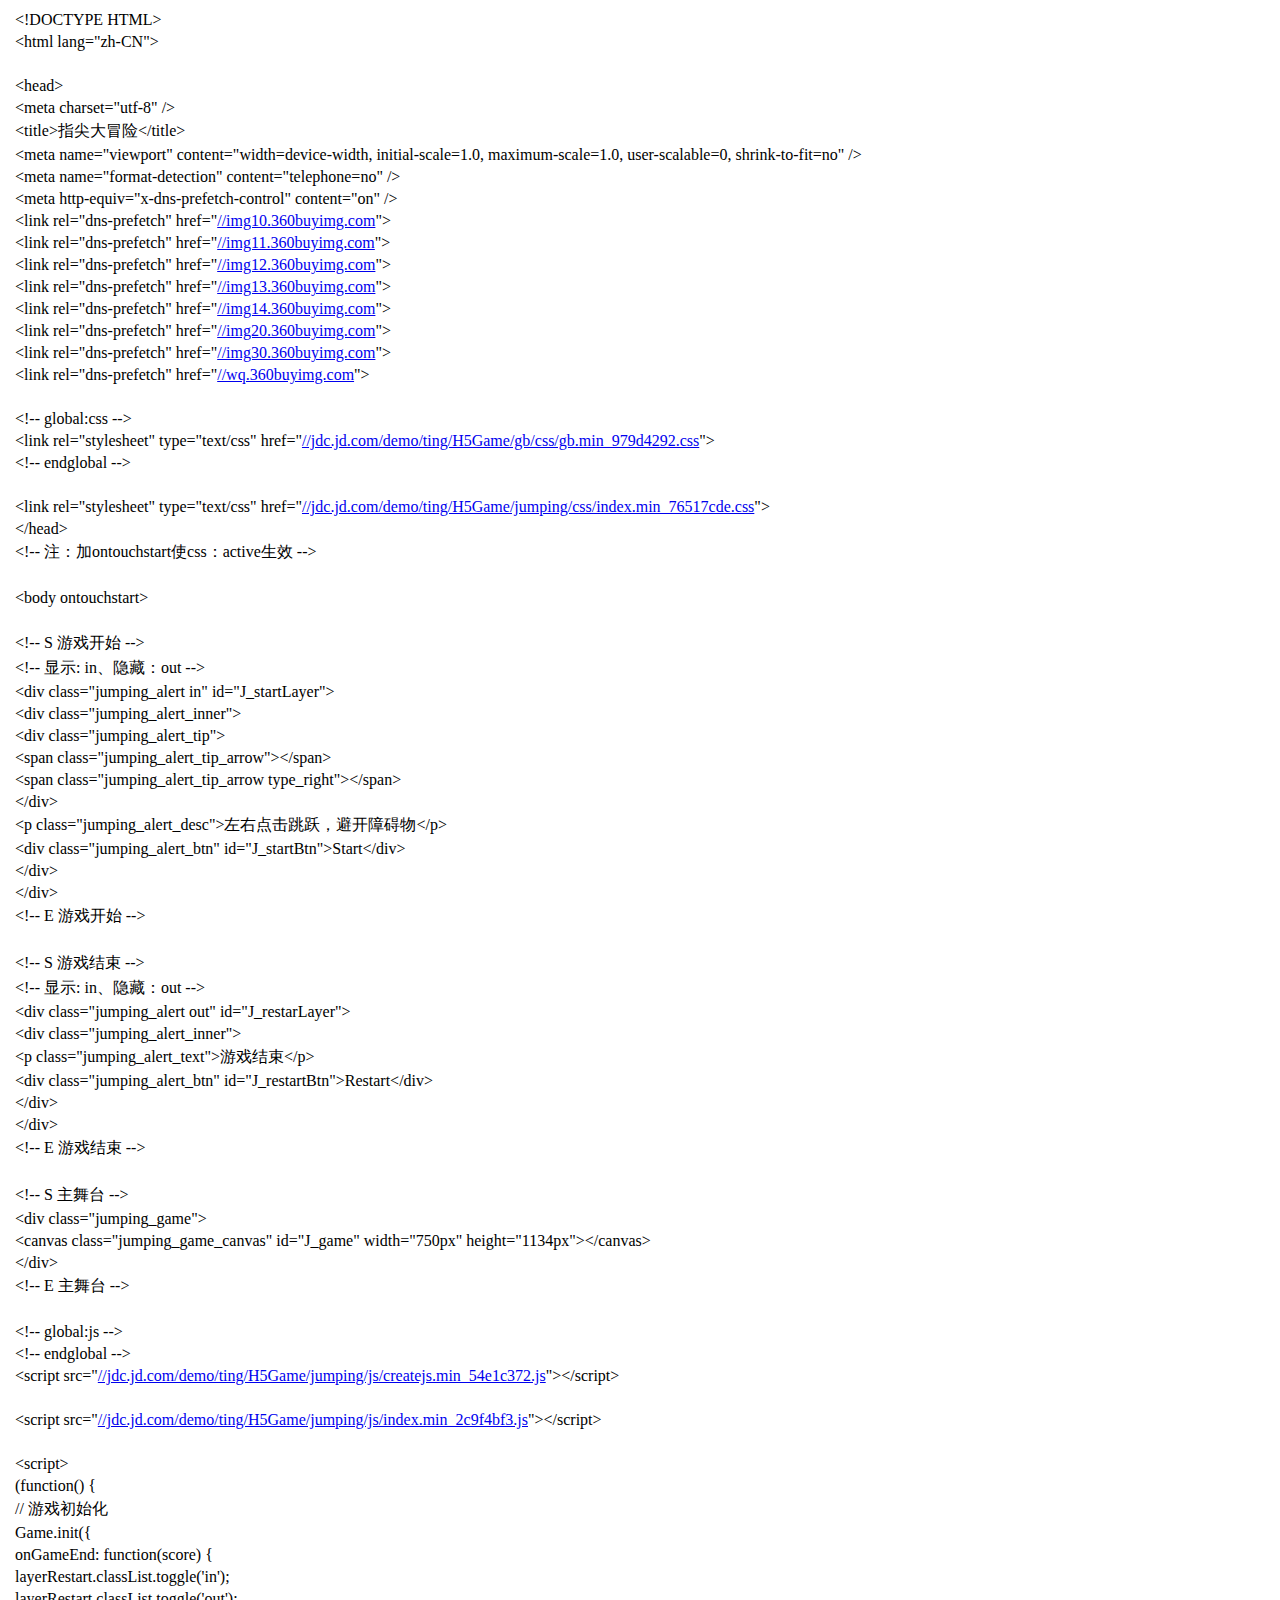
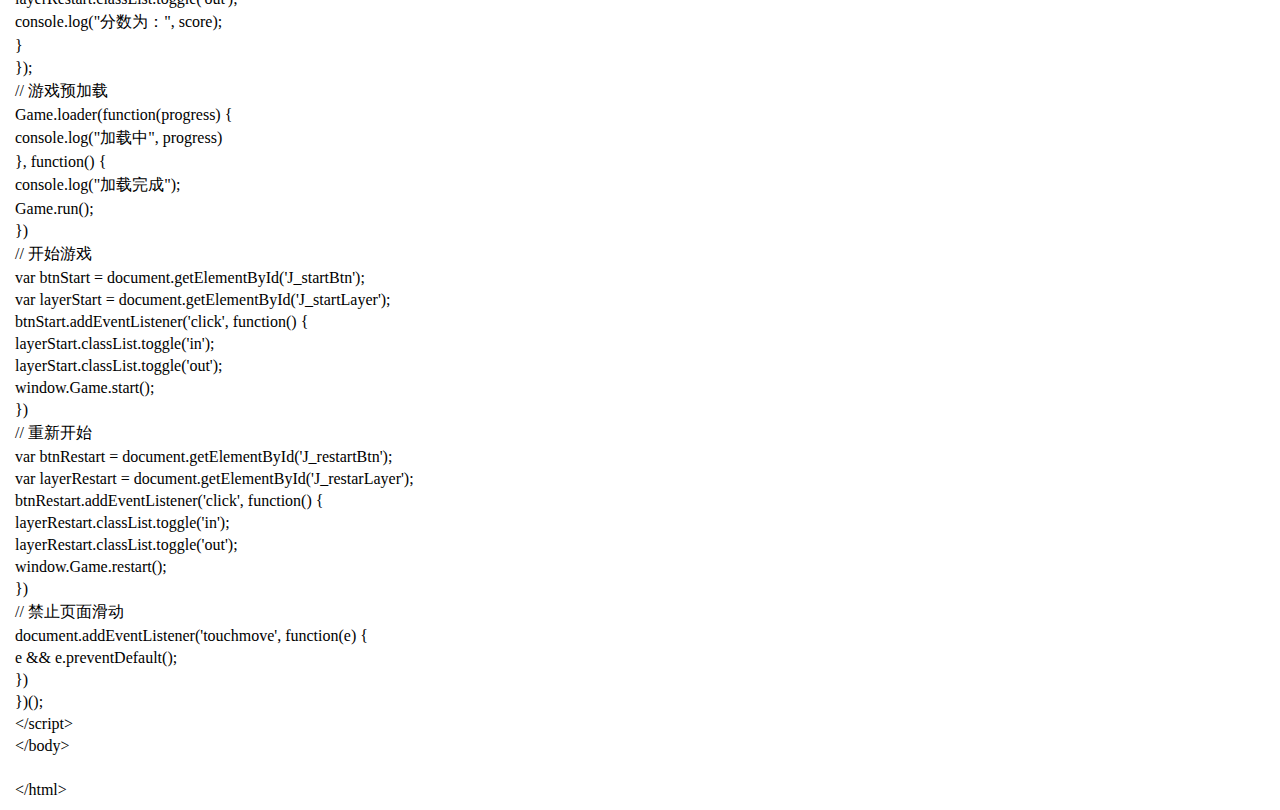
<file: 指尖大冒险（经典小游戏）/view-source_jdc.jd.com_demo_ting_H5Game_jumping_index.html>
﻿
<!-- saved from url=(0053)http://jdc.jd.com/demo/ting/H5Game/jumping/index.html -->
<html><head><meta http-equiv="Content-Type" content="text/html; charset=UTF-8"></head><body><div class="line-gutter-backdrop"></div><table><tbody><tr><td class="line-number" value="1"></td><td class="line-content"><span class="html-doctype">&lt;!DOCTYPE HTML&gt;</span></td></tr><tr><td class="line-number" value="2"></td><td class="line-content"><span class="html-tag">&lt;html <span class="html-attribute-name">lang</span>="<span class="html-attribute-value">zh-CN</span>"&gt;</span></td></tr><tr><td class="line-number" value="3"></td><td class="line-content"><br></td></tr><tr><td class="line-number" value="4"></td><td class="line-content"><span class="html-tag">&lt;head&gt;</span></td></tr><tr><td class="line-number" value="5"></td><td class="line-content">  <span class="html-tag">&lt;meta <span class="html-attribute-name">charset</span>="<span class="html-attribute-value">utf-8</span>" /&gt;</span></td></tr><tr><td class="line-number" value="6"></td><td class="line-content">  <span class="html-tag">&lt;title&gt;</span>指尖大冒险<span class="html-tag">&lt;/title&gt;</span></td></tr><tr><td class="line-number" value="7"></td><td class="line-content">  <span class="html-tag">&lt;meta <span class="html-attribute-name">name</span>="<span class="html-attribute-value">viewport</span>" <span class="html-attribute-name">content</span>="<span class="html-attribute-value">width=device-width, initial-scale=1.0, maximum-scale=1.0, user-scalable=0, shrink-to-fit=no</span>" /&gt;</span></td></tr><tr><td class="line-number" value="8"></td><td class="line-content">  <span class="html-tag">&lt;meta <span class="html-attribute-name">name</span>="<span class="html-attribute-value">format-detection</span>" <span class="html-attribute-name">content</span>="<span class="html-attribute-value">telephone=no</span>" /&gt;</span></td></tr><tr><td class="line-number" value="9"></td><td class="line-content">  <span class="html-tag">&lt;meta <span class="html-attribute-name">http-equiv</span>="<span class="html-attribute-value">x-dns-prefetch-control</span>" <span class="html-attribute-name">content</span>="<span class="html-attribute-value">on</span>" /&gt;</span></td></tr><tr><td class="line-number" value="10"></td><td class="line-content">  <span class="html-tag">&lt;link <span class="html-attribute-name">rel</span>="<span class="html-attribute-value">dns-prefetch</span>" <span class="html-attribute-name">href</span>="<a class="html-attribute-value html-resource-link" target="_blank" href="http://img10.360buyimg.com/">//img10.360buyimg.com</a>"&gt;</span></td></tr><tr><td class="line-number" value="11"></td><td class="line-content">  <span class="html-tag">&lt;link <span class="html-attribute-name">rel</span>="<span class="html-attribute-value">dns-prefetch</span>" <span class="html-attribute-name">href</span>="<a class="html-attribute-value html-resource-link" target="_blank" href="http://img11.360buyimg.com/">//img11.360buyimg.com</a>"&gt;</span></td></tr><tr><td class="line-number" value="12"></td><td class="line-content">  <span class="html-tag">&lt;link <span class="html-attribute-name">rel</span>="<span class="html-attribute-value">dns-prefetch</span>" <span class="html-attribute-name">href</span>="<a class="html-attribute-value html-resource-link" target="_blank" href="http://img12.360buyimg.com/">//img12.360buyimg.com</a>"&gt;</span></td></tr><tr><td class="line-number" value="13"></td><td class="line-content">  <span class="html-tag">&lt;link <span class="html-attribute-name">rel</span>="<span class="html-attribute-value">dns-prefetch</span>" <span class="html-attribute-name">href</span>="<a class="html-attribute-value html-resource-link" target="_blank" href="http://img13.360buyimg.com/">//img13.360buyimg.com</a>"&gt;</span></td></tr><tr><td class="line-number" value="14"></td><td class="line-content">  <span class="html-tag">&lt;link <span class="html-attribute-name">rel</span>="<span class="html-attribute-value">dns-prefetch</span>" <span class="html-attribute-name">href</span>="<a class="html-attribute-value html-resource-link" target="_blank" href="http://img14.360buyimg.com/">//img14.360buyimg.com</a>"&gt;</span></td></tr><tr><td class="line-number" value="15"></td><td class="line-content">  <span class="html-tag">&lt;link <span class="html-attribute-name">rel</span>="<span class="html-attribute-value">dns-prefetch</span>" <span class="html-attribute-name">href</span>="<a class="html-attribute-value html-resource-link" target="_blank" href="http://img20.360buyimg.com/">//img20.360buyimg.com</a>"&gt;</span></td></tr><tr><td class="line-number" value="16"></td><td class="line-content">  <span class="html-tag">&lt;link <span class="html-attribute-name">rel</span>="<span class="html-attribute-value">dns-prefetch</span>" <span class="html-attribute-name">href</span>="<a class="html-attribute-value html-resource-link" target="_blank" href="http://img30.360buyimg.com/">//img30.360buyimg.com</a>"&gt;</span></td></tr><tr><td class="line-number" value="17"></td><td class="line-content">  <span class="html-tag">&lt;link <span class="html-attribute-name">rel</span>="<span class="html-attribute-value">dns-prefetch</span>" <span class="html-attribute-name">href</span>="<a class="html-attribute-value html-resource-link" target="_blank" href="http://wq.360buyimg.com/">//wq.360buyimg.com</a>"&gt;</span></td></tr><tr><td class="line-number" value="18"></td><td class="line-content"><br></td></tr><tr><td class="line-number" value="19"></td><td class="line-content">  <span class="html-comment">&lt;!-- global:css --&gt;</span></td></tr><tr><td class="line-number" value="20"></td><td class="line-content">  <span class="html-tag">&lt;link <span class="html-attribute-name">rel</span>="<span class="html-attribute-value">stylesheet</span>" <span class="html-attribute-name">type</span>="<span class="html-attribute-value">text/css</span>" <span class="html-attribute-name">href</span>="<a class="html-attribute-value html-resource-link" target="_blank" href="http://jdc.jd.com/demo/ting/H5Game/gb/css/gb.min_979d4292.css">//jdc.jd.com/demo/ting/H5Game/gb/css/gb.min_979d4292.css</a>"&gt;</span></td></tr><tr><td class="line-number" value="21"></td><td class="line-content">  <span class="html-comment">&lt;!-- endglobal --&gt;</span></td></tr><tr><td class="line-number" value="22"></td><td class="line-content"><br></td></tr><tr><td class="line-number" value="23"></td><td class="line-content">  <span class="html-tag">&lt;link <span class="html-attribute-name">rel</span>="<span class="html-attribute-value">stylesheet</span>" <span class="html-attribute-name">type</span>="<span class="html-attribute-value">text/css</span>" <span class="html-attribute-name">href</span>="<a class="html-attribute-value html-resource-link" target="_blank" href="http://jdc.jd.com/demo/ting/H5Game/jumping/css/index.min_76517cde.css">//jdc.jd.com/demo/ting/H5Game/jumping/css/index.min_76517cde.css</a>"&gt;</span></td></tr><tr><td class="line-number" value="24"></td><td class="line-content"><span class="html-tag">&lt;/head&gt;</span></td></tr><tr><td class="line-number" value="25"></td><td class="line-content"><span class="html-comment">&lt;!-- 注：加ontouchstart使css：active生效 --&gt;</span></td></tr><tr><td class="line-number" value="26"></td><td class="line-content"><br></td></tr><tr><td class="line-number" value="27"></td><td class="line-content"><span class="html-tag">&lt;body <span class="html-attribute-name">ontouchstart</span>&gt;</span></td></tr><tr><td class="line-number" value="28"></td><td class="line-content"><br></td></tr><tr><td class="line-number" value="29"></td><td class="line-content">  <span class="html-comment">&lt;!-- S 游戏开始 --&gt;</span></td></tr><tr><td class="line-number" value="30"></td><td class="line-content">  <span class="html-comment">&lt;!-- 显示: in、隐藏：out  --&gt;</span></td></tr><tr><td class="line-number" value="31"></td><td class="line-content">  <span class="html-tag">&lt;div <span class="html-attribute-name">class</span>="<span class="html-attribute-value">jumping_alert in</span>" <span class="html-attribute-name">id</span>="<span class="html-attribute-value">J_startLayer</span>"&gt;</span></td></tr><tr><td class="line-number" value="32"></td><td class="line-content">    <span class="html-tag">&lt;div <span class="html-attribute-name">class</span>="<span class="html-attribute-value">jumping_alert_inner</span>"&gt;</span></td></tr><tr><td class="line-number" value="33"></td><td class="line-content">      <span class="html-tag">&lt;div <span class="html-attribute-name">class</span>="<span class="html-attribute-value">jumping_alert_tip</span>"&gt;</span></td></tr><tr><td class="line-number" value="34"></td><td class="line-content">        <span class="html-tag">&lt;span <span class="html-attribute-name">class</span>="<span class="html-attribute-value">jumping_alert_tip_arrow</span>"&gt;</span><span class="html-tag">&lt;/span&gt;</span></td></tr><tr><td class="line-number" value="35"></td><td class="line-content">        <span class="html-tag">&lt;span <span class="html-attribute-name">class</span>="<span class="html-attribute-value">jumping_alert_tip_arrow type_right</span>"&gt;</span><span class="html-tag">&lt;/span&gt;</span></td></tr><tr><td class="line-number" value="36"></td><td class="line-content">      <span class="html-tag">&lt;/div&gt;</span></td></tr><tr><td class="line-number" value="37"></td><td class="line-content">      <span class="html-tag">&lt;p <span class="html-attribute-name">class</span>="<span class="html-attribute-value">jumping_alert_desc</span>"&gt;</span>左右点击跳跃，避开障碍物<span class="html-tag">&lt;/p&gt;</span></td></tr><tr><td class="line-number" value="38"></td><td class="line-content">      <span class="html-tag">&lt;div <span class="html-attribute-name">class</span>="<span class="html-attribute-value">jumping_alert_btn</span>" <span class="html-attribute-name">id</span>="<span class="html-attribute-value">J_startBtn</span>"&gt;</span>Start<span class="html-tag">&lt;/div&gt;</span></td></tr><tr><td class="line-number" value="39"></td><td class="line-content">    <span class="html-tag">&lt;/div&gt;</span></td></tr><tr><td class="line-number" value="40"></td><td class="line-content">  <span class="html-tag">&lt;/div&gt;</span></td></tr><tr><td class="line-number" value="41"></td><td class="line-content">  <span class="html-comment">&lt;!-- E 游戏开始 --&gt;</span></td></tr><tr><td class="line-number" value="42"></td><td class="line-content"><br></td></tr><tr><td class="line-number" value="43"></td><td class="line-content">  <span class="html-comment">&lt;!-- S 游戏结束 --&gt;</span></td></tr><tr><td class="line-number" value="44"></td><td class="line-content">  <span class="html-comment">&lt;!-- 显示: in、隐藏：out  --&gt;</span></td></tr><tr><td class="line-number" value="45"></td><td class="line-content">  <span class="html-tag">&lt;div <span class="html-attribute-name">class</span>="<span class="html-attribute-value">jumping_alert out</span>" <span class="html-attribute-name">id</span>="<span class="html-attribute-value">J_restarLayer</span>"&gt;</span></td></tr><tr><td class="line-number" value="46"></td><td class="line-content">    <span class="html-tag">&lt;div <span class="html-attribute-name">class</span>="<span class="html-attribute-value">jumping_alert_inner</span>"&gt;</span></td></tr><tr><td class="line-number" value="47"></td><td class="line-content">      <span class="html-tag">&lt;p <span class="html-attribute-name">class</span>="<span class="html-attribute-value">jumping_alert_text</span>"&gt;</span>游戏结束<span class="html-tag">&lt;/p&gt;</span></td></tr><tr><td class="line-number" value="48"></td><td class="line-content">      <span class="html-tag">&lt;div <span class="html-attribute-name">class</span>="<span class="html-attribute-value">jumping_alert_btn</span>" <span class="html-attribute-name">id</span>="<span class="html-attribute-value">J_restartBtn</span>"&gt;</span>Restart<span class="html-tag">&lt;/div&gt;</span></td></tr><tr><td class="line-number" value="49"></td><td class="line-content">    <span class="html-tag">&lt;/div&gt;</span></td></tr><tr><td class="line-number" value="50"></td><td class="line-content">  <span class="html-tag">&lt;/div&gt;</span></td></tr><tr><td class="line-number" value="51"></td><td class="line-content">  <span class="html-comment">&lt;!-- E 游戏结束 --&gt;</span></td></tr><tr><td class="line-number" value="52"></td><td class="line-content"><br></td></tr><tr><td class="line-number" value="53"></td><td class="line-content">  <span class="html-comment">&lt;!-- S 主舞台 --&gt;</span></td></tr><tr><td class="line-number" value="54"></td><td class="line-content">  <span class="html-tag">&lt;div <span class="html-attribute-name">class</span>="<span class="html-attribute-value">jumping_game</span>"&gt;</span></td></tr><tr><td class="line-number" value="55"></td><td class="line-content">    <span class="html-tag">&lt;canvas <span class="html-attribute-name">class</span>="<span class="html-attribute-value">jumping_game_canvas</span>" <span class="html-attribute-name">id</span>="<span class="html-attribute-value">J_game</span>" <span class="html-attribute-name">width</span>="<span class="html-attribute-value">750px</span>" <span class="html-attribute-name">height</span>="<span class="html-attribute-value">1134px</span>"&gt;</span><span class="html-tag">&lt;/canvas&gt;</span></td></tr><tr><td class="line-number" value="56"></td><td class="line-content">  <span class="html-tag">&lt;/div&gt;</span></td></tr><tr><td class="line-number" value="57"></td><td class="line-content">  <span class="html-comment">&lt;!-- E 主舞台 --&gt;</span></td></tr><tr><td class="line-number" value="58"></td><td class="line-content"><br></td></tr><tr><td class="line-number" value="59"></td><td class="line-content">  <span class="html-comment">&lt;!-- global:js --&gt;</span></td></tr><tr><td class="line-number" value="60"></td><td class="line-content">  <span class="html-comment">&lt;!-- endglobal --&gt;</span></td></tr><tr><td class="line-number" value="61"></td><td class="line-content">  <span class="html-tag">&lt;script <span class="html-attribute-name">src</span>="<a class="html-attribute-value html-resource-link" target="_blank" href="http://jdc.jd.com/demo/ting/H5Game/jumping/js/createjs.min_54e1c372.js">//jdc.jd.com/demo/ting/H5Game/jumping/js/createjs.min_54e1c372.js</a>"&gt;</span><span class="html-tag">&lt;/script&gt;</span></td></tr><tr><td class="line-number" value="62"></td><td class="line-content"><br></td></tr><tr><td class="line-number" value="63"></td><td class="line-content">  <span class="html-tag">&lt;script <span class="html-attribute-name">src</span>="<a class="html-attribute-value html-resource-link" target="_blank" href="http://jdc.jd.com/demo/ting/H5Game/jumping/js/index.min_2c9f4bf3.js">//jdc.jd.com/demo/ting/H5Game/jumping/js/index.min_2c9f4bf3.js</a>"&gt;</span><span class="html-tag">&lt;/script&gt;</span></td></tr><tr><td class="line-number" value="64"></td><td class="line-content"><br></td></tr><tr><td class="line-number" value="65"></td><td class="line-content">  <span class="html-tag">&lt;script&gt;</span></td></tr><tr><td class="line-number" value="66"></td><td class="line-content">    (function() {</td></tr><tr><td class="line-number" value="67"></td><td class="line-content">      // 游戏初始化</td></tr><tr><td class="line-number" value="68"></td><td class="line-content">      Game.init({</td></tr><tr><td class="line-number" value="69"></td><td class="line-content">        onGameEnd: function(score) {</td></tr><tr><td class="line-number" value="70"></td><td class="line-content">          layerRestart.classList.toggle('in');</td></tr><tr><td class="line-number" value="71"></td><td class="line-content">          layerRestart.classList.toggle('out');</td></tr><tr><td class="line-number" value="72"></td><td class="line-content">          console.log("分数为：", score);</td></tr><tr><td class="line-number" value="73"></td><td class="line-content">        }</td></tr><tr><td class="line-number" value="74"></td><td class="line-content">      });</td></tr><tr><td class="line-number" value="75"></td><td class="line-content">      // 游戏预加载</td></tr><tr><td class="line-number" value="76"></td><td class="line-content">      Game.loader(function(progress) {</td></tr><tr><td class="line-number" value="77"></td><td class="line-content">        console.log("加载中", progress)</td></tr><tr><td class="line-number" value="78"></td><td class="line-content">      }, function() {</td></tr><tr><td class="line-number" value="79"></td><td class="line-content">        console.log("加载完成");</td></tr><tr><td class="line-number" value="80"></td><td class="line-content">        Game.run();</td></tr><tr><td class="line-number" value="81"></td><td class="line-content">      })</td></tr><tr><td class="line-number" value="82"></td><td class="line-content">      // 开始游戏</td></tr><tr><td class="line-number" value="83"></td><td class="line-content">      var btnStart = document.getElementById('J_startBtn');</td></tr><tr><td class="line-number" value="84"></td><td class="line-content">      var layerStart = document.getElementById('J_startLayer');</td></tr><tr><td class="line-number" value="85"></td><td class="line-content">      btnStart.addEventListener('click', function() {</td></tr><tr><td class="line-number" value="86"></td><td class="line-content">        layerStart.classList.toggle('in');</td></tr><tr><td class="line-number" value="87"></td><td class="line-content">        layerStart.classList.toggle('out');</td></tr><tr><td class="line-number" value="88"></td><td class="line-content">        window.Game.start();</td></tr><tr><td class="line-number" value="89"></td><td class="line-content">      })</td></tr><tr><td class="line-number" value="90"></td><td class="line-content">      // 重新开始</td></tr><tr><td class="line-number" value="91"></td><td class="line-content">      var btnRestart = document.getElementById('J_restartBtn');</td></tr><tr><td class="line-number" value="92"></td><td class="line-content">      var layerRestart = document.getElementById('J_restarLayer');</td></tr><tr><td class="line-number" value="93"></td><td class="line-content">      btnRestart.addEventListener('click', function() {</td></tr><tr><td class="line-number" value="94"></td><td class="line-content">        layerRestart.classList.toggle('in');</td></tr><tr><td class="line-number" value="95"></td><td class="line-content">        layerRestart.classList.toggle('out');</td></tr><tr><td class="line-number" value="96"></td><td class="line-content">        window.Game.restart();</td></tr><tr><td class="line-number" value="97"></td><td class="line-content">      })</td></tr><tr><td class="line-number" value="98"></td><td class="line-content">      // 禁止页面滑动</td></tr><tr><td class="line-number" value="99"></td><td class="line-content">      document.addEventListener('touchmove', function(e) {</td></tr><tr><td class="line-number" value="100"></td><td class="line-content">        e &amp;&amp; e.preventDefault();</td></tr><tr><td class="line-number" value="101"></td><td class="line-content">      })</td></tr><tr><td class="line-number" value="102"></td><td class="line-content">    })();</td></tr><tr><td class="line-number" value="103"></td><td class="line-content">  <span class="html-tag">&lt;/script&gt;</span></td></tr><tr><td class="line-number" value="104"></td><td class="line-content"><span class="html-tag">&lt;/body&gt;</span></td></tr><tr><td class="line-number" value="105"></td><td class="line-content"><br></td></tr><tr><td class="line-number" value="106"></td><td class="line-content"><span class="html-tag">&lt;/html&gt;</span><span class="html-end-of-file"></span></td></tr></tbody></table></body></html>
</file>
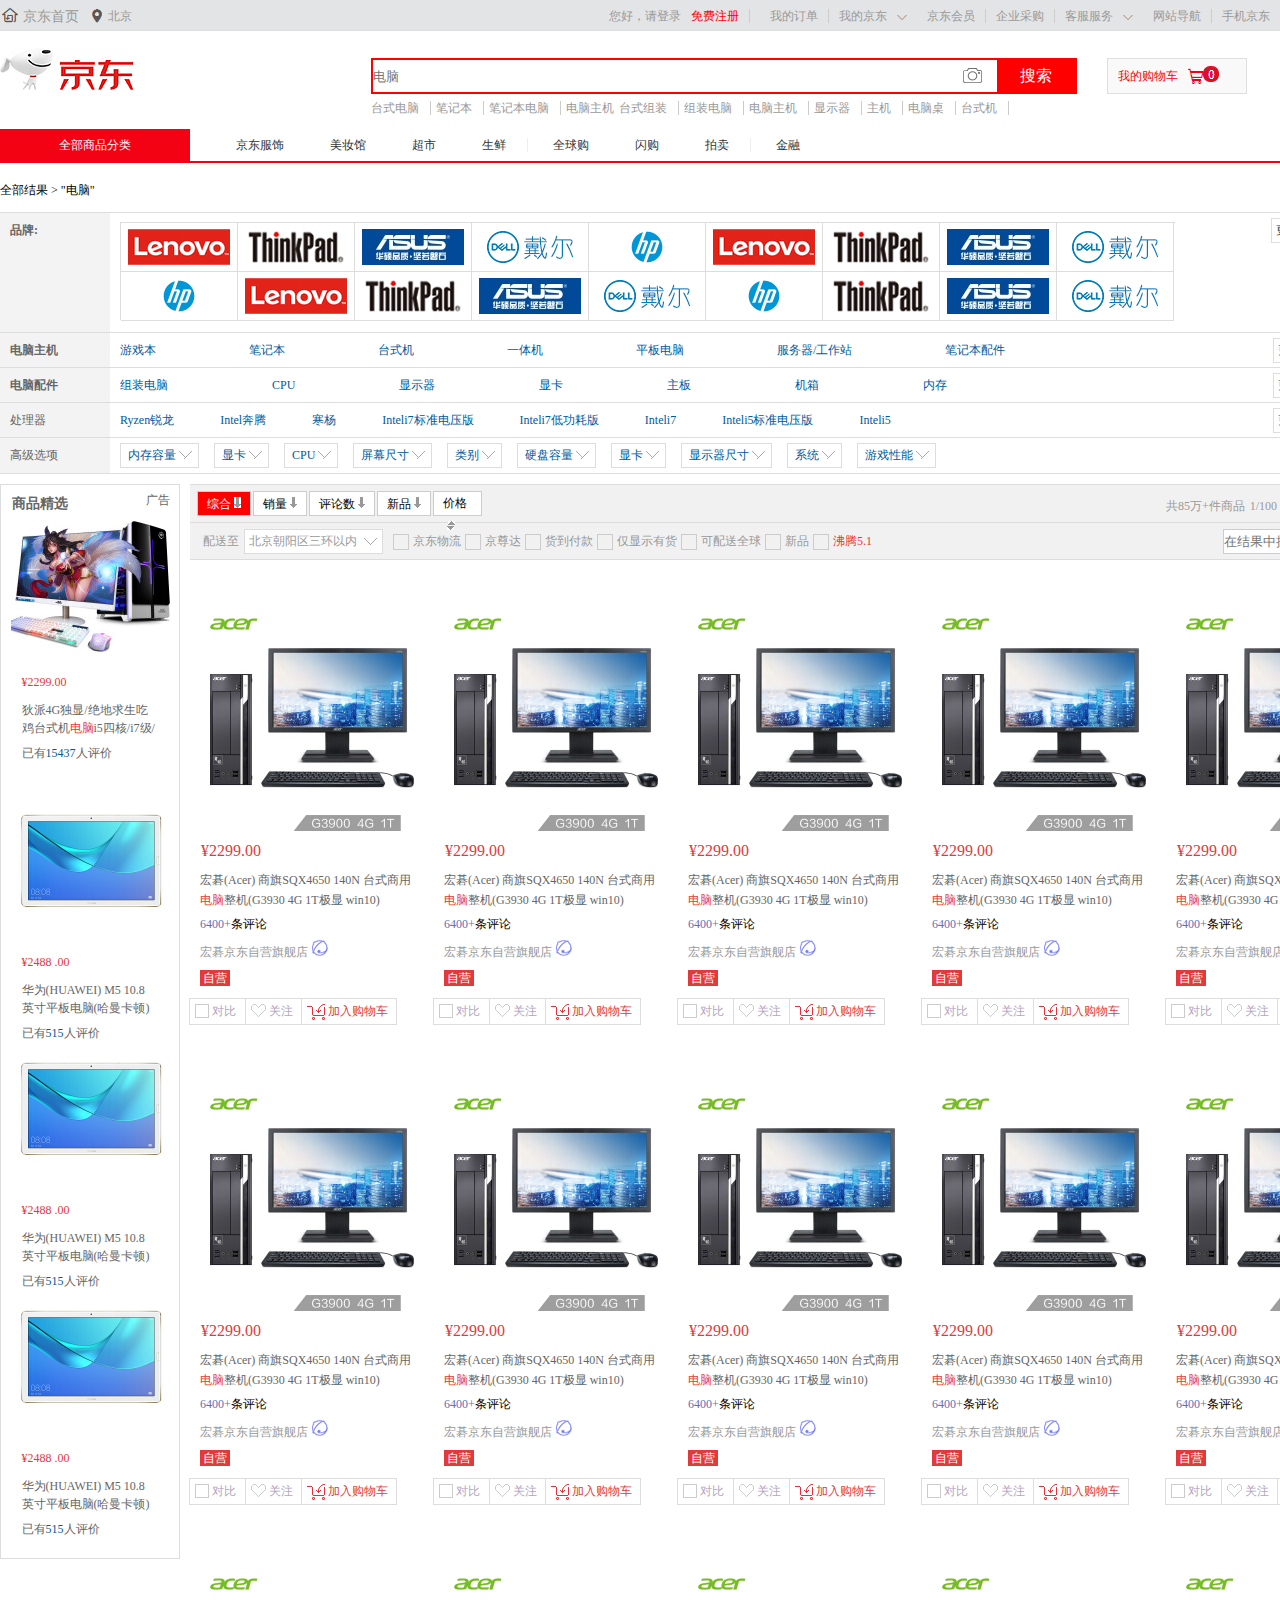
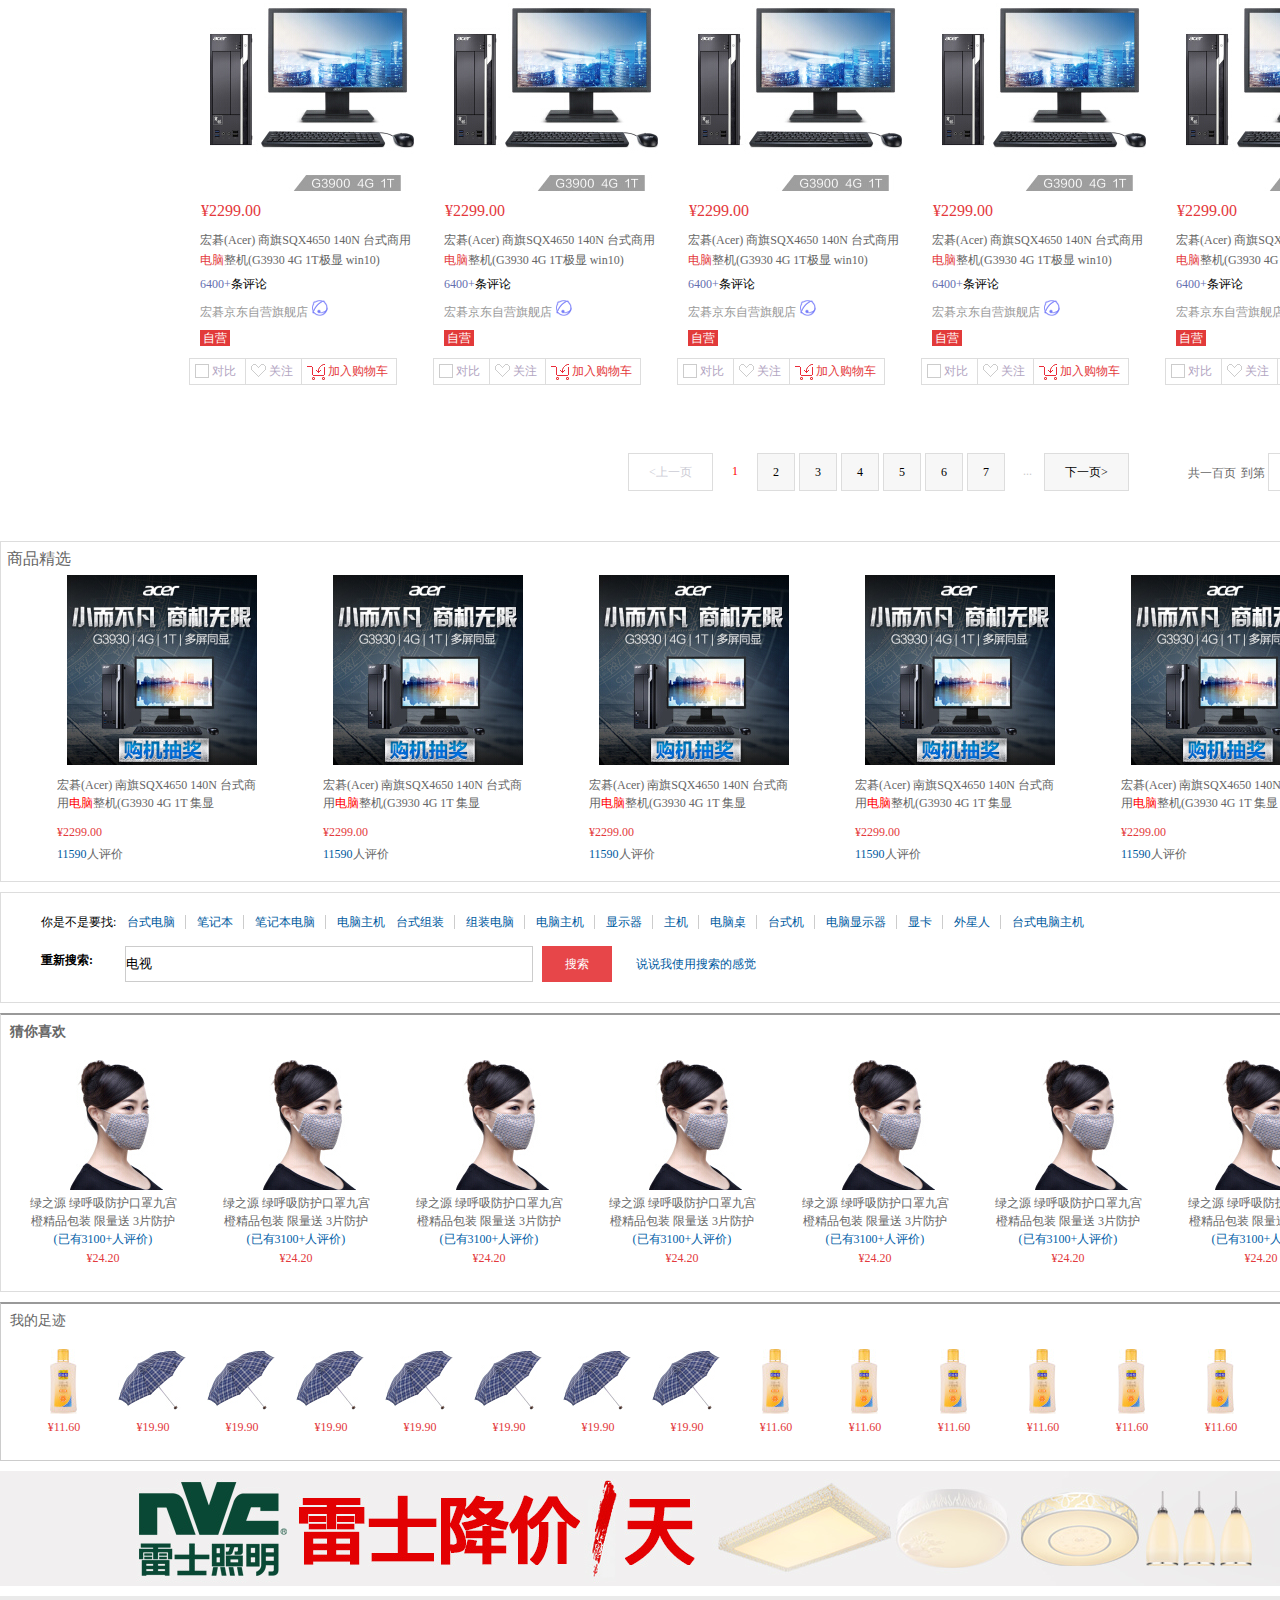
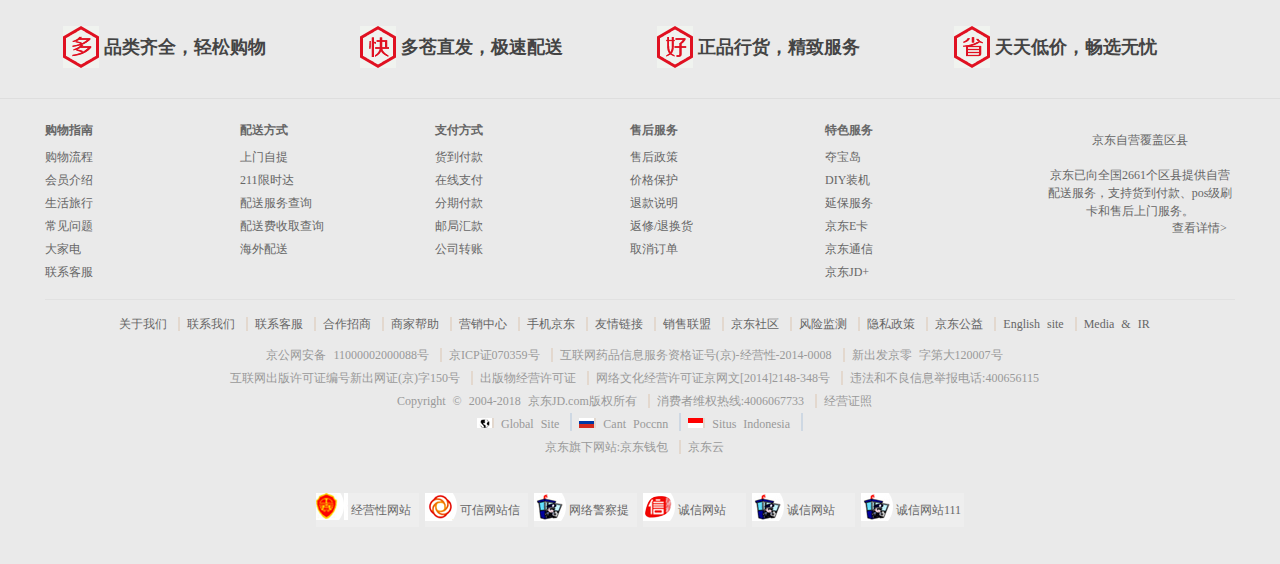
<file: 京东/html/ziye - 副本.html>
<!DOCTYPE html>
<html>
	<head>
		<meta charset="UTF-8">
		<title></title>
		<link rel="stylesheet" href="../css/ziye.css" />
		<link rel="stylesheet" href="../css/globe.css" />
	</head>
	<body>
		<div id="box">
			<header class="head">
				<div class="head_top clearfix">
					<div class="content">
						<div class="content_left">
							<h3 class="title">
								<a href="#" class="left_icon icon"></a>
								<a href="#" class="jd">京东首页</a>
							</h3>
							<div class="site">
								<a href="#" class="site_icon icon"></a>
								<a href="#" class="location">北京</a>
							</div>
						</div>
						<div class="content_right">
							<a href="#" class="border_btn">您好，请登录
							<span class="red-btn">免费注册</span>
							</a>
							<a href="#">我的订单</a>
							<a href="#" class="border_btn">我的京东
							<span class="down-icon icon"></span>
							</a>
							<a href="#">京东会员</a>
							<a href="#">企业采购</a>
							<a href="#" class="border_btn">客服服务
							<span class="down-icon icon"></span>
							</a>
							<a href="#">网站导航</a>
							<a href="#" class="border_btn">手机京东</a>
						</div>
					</div>
				</div>
				<div class="head_middle clearfix">
					<h1 class="logo"></h1>
					<div class="search-box">
						<form>
							<input type="text" placeholder="电脑" />
							<a href="#" class="shoot_icon"></a>
							<a href="#" class="search-butto">搜索</a>
						</form>
					</div>
					<div class="my">
						<a href="#" class="mine">我的购物车</a>
						<a href="#" class="mine-icon"></a>
					</div>
				</div>
					<div class="search-nav">
						<a href="#">台式电脑</a>
						<a href="#">笔记本</a>
						<a href="#">笔记本电脑</a>
						<a href="#">电脑主机 台式组装</a>
						<a href="#">组装电脑</a>
						<a href="#">电脑主机</a>
						<a href="#">显示器</a>
						<a href="#">主机</a>
						<a href="#">电脑桌</a>
						<a href="#">台式机</a>
					</div>
				<div class="head_bottom">
					<div class="nav_left">
						<a href="#" class="margin-btn btn">全部商品分类</a>
						<a href="#">京东服饰</a>
						<a href="#">美妆馆</a>
						<a href="#">超市</a>
						<a href="#" class="border-btn">生鲜</a>
					</div>
					<div class="nav_middl">
						<a href="#">全球购</a>
						<a href="#">闪购</a>
						<a href="#" class="border-btn">拍卖</a>
					</div>
					<div class="nav_right">
						<a href="#">金融</a>
					</div>
				</div>
			</header>
			<div class="main">
					<div class="result">全部结果 >  "电脑"</div>
					<div class="main-top">
						<div class="brand clearfix">
							<div class="left left_btn">品牌:</div>
							<div class="right">
								<span>
									<a href="#" class="lenovo_jpg"></a>
								</span>
								<span>
									<a href="#" class="tp_jpg"></a>
								</span>
								<span>
									<a href="#" class="hs_jpg"></a>
								</span>
								<span>
									<a href="#" class="dell_jpg"></a>
								</span>
								<span>
									<a href="#" class="hp_jpg"></a>
								</span>
								<span>
									<a href="#" class="lenovo_jpg"></a>
								</span>
								<span>
									<a href="#" class="tp_jpg"></a>
								</span>
								<span>
									<a href="#" class="hs_jpg"></a>
								</span>
								<span>
									<a href="#" class="dell_jpg"></a>
								</span>
								<span>
									<a href="#" class="hp_jpg"></a>
								</span>
								<span>
									<a href="#" class="lenovo_jpg"></a>
								</span>
								<span>
									<a href="#" class="tp_jpg"></a>
								</span>
								<span>
									<a href="#" class="hs_jpg"></a>
								</span>
								<span>
									<a href="#" class="dell_jpg"></a>
								</span>
								<span>
									<a href="#" class="hp_jpg"></a>
								</span>
								<span>
									<a href="#" class="tp_jpg"></a>
								</span>
								<span>
									<a href="#" class="hs_jpg"></a>
								</span>
								<span>
									<a href="#" class="dell_jpg"></a>
								</span>
							</div>
							<div class="more">
								<div class="more_left">
									<a href="#" class="word">更多</a>
									<a href="#" class="more_icon icon"></a>
								</div>
								<div class="more_right">
									<a href="#" class="icon add_icon"></a>
									<a href="#" class="word">多选</a>
								</div>
							</div>
						</div>
						<div class="whole clearfix">
							<div class="left left_btn">电脑主机</div>
							<div class="right">
								<a href="#">游戏本</a>
								<a href="#">笔记本</a>
								<a href="#">台式机</a>
								<a href="#">一体机</a>
								<a href="#">平板电脑</a>
								<a href="#">服务器/工作站</a>
								<a href="#">笔记本配件</a>
							</div>
							<div class="more">
								<a href="#" class="word">更多</a>
								<a href="#" class="icon"></a>
							</div>
						</div>
						<div class="mountings">
							<div class="left left_btn">电脑配件</div>
							<div class="right">
								<a href="#">组装电脑</a>
								<a href="#">CPU</a>
								<a href="#">显示器</a>
								<a href="#">显卡</a>
								<a href="#">主板</a>
								<a href="#">机箱</a>
								<a href="#">内存</a>
							</div>
							<div class="more">
								<a href="#" class="word">更多</a>
								<a href="#" class="icon"></a>
							</div>
						</div>
						<div class="processor">
							<div class="left left_btn">处理器</div>
							<div class="right">
								<a href="#">Ryzen锐龙</a>
								<a href="#">Intel奔腾 寒杨</a>
								<a href="#">Inteli7标准电压版</a>
								<a href="#">Inteli7低功耗版</a>
								<a href="#">Inteli7</a>
								<a href="#">Inteli5标准电压版</a>
								<a href="#">Inteli5</a>
							</div>
							<div class="more">
								<a href="#" class="word">更多</a>
								<a href="#" class="icon"></a>
							</div>
						</div>
						<div class="advanced">
							<div class="left left_btn">高级选项</div>
							<div class="right">
								<span>
									<a href="#">内存容量</a>
									<a href="#" class="advanced-icon"></a>
								</span>
								<span>
									<a href="#">显卡</a>
									<a href="#" class="advanced-icon"></a>
								</span>
								<span>
									<a href="#">CPU</a>
									<a href="#" class="advanced-icon"></a>
								</span>
								<span>
									<a href="#">屏幕尺寸</a>
									<a href="#" class="advanced-icon"></a>
								</span>
								<span>
									<a href="#">类别</a>
									<a href="#" class="advanced-icon"></a>
								</span>
								<span>
									<a href="#">硬盘容量</a>
									<a href="#" class="advanced-icon"></a>
								</span>
								<span>
									<a href="#">显卡</a>
									<a href="#" class="advanced-icon"></a>
								</span>
								<span>
									<a href="#">显示器尺寸</a>
									<a href="#" class="advanced-icon"></a>
								</span>
								<span>
									<a href="#">系统</a>
									<a href="#" class="advanced-icon"></a>
								</span>
								<span>
									<a href="#">游戏性能</a>
									<a href="#" class="advanced-icon"></a>
								</span>
							</div>
						</div>
				</div>
				<div class="main_content clearfix">
					<div class="left">
						<header class="left_head">
							<h3 class="title">商品精选</h3>
							<a href="#" class="add">广告</a>
						</header>
						<div class="left_content">
							<div class="dipai">
								<a href="#" class="dipai-jpg"></a>
								<a href="#" class="money margin-btn">¥2299.00</a>
								<a href="#" class="dipai-title margin-btn">狄派4G独显/绝地求生吃<br />鸡台式机<span class="red-btn">电脑</span>i5四核/i7级/</a>
								<a href="#" class="dipai-evaluate margin-btn">已有<span class="blue-btn">15437</span>人评价</a>
							</div>
							<div class="huawei">
								<a href="#" class="huawei_jpg"></a>
								<a href="#" class="money margin-btn">¥2488 .00</a>
								<a href="#" class="huawei-title margin-btn">华为(HUAWEI) M5 10.8<br/>英寸平板电脑(哈曼卡顿)</a>
								<a href="#" class="huawei-evaluate margin-btn">已有<span class="blue-btn">515</span>人评价</a>
							</div>
							<div class="huawei">
								<a href="#" class="huawei_jpg"></a>
								<a href="#" class="money margin-btn">¥2488 .00</a>
								<a href="#" class="huawei-title margin-btn">华为(HUAWEI) M5 10.8<br/>英寸平板电脑(哈曼卡顿)</a>
								<a href="#" class="huawei-evaluate margin-btn">已有<span class="blue-btn">515</span>人评价</a>
							</div>
							<div class="huawei">
								<a href="#" class="huawei_jpg"></a>
								<a href="#" class="money margin-btn">¥2488 .00</a>
								<a href="#" class="huawei-title margin-btn">华为(HUAWEI) M5 10.8<br/>英寸平板电脑(哈曼卡顿)</a>
								<a href="#" class="huawei-evaluate margin-btn">已有<span class="blue-btn">515</span>人评价</a>
							</div>
						</div>
					</div>
					<div class="right">
						<div class="right_top clearfix">
							<div class="statistics">
								<div class="type">
									<span class="red-btn">
										<a href="#">综合</a>
										<a href="#" class="drop"></a>
									</span>
									<span>
										<a href="#">销量</a>
										<a href="#" class="drop"></a>
									</span>
									<span>
										<a href="#">评论数</a>
										<a href="#" class="drop"></a>
									</span>
									<span>
										<a href="#">新品</a>
										<a href="#" class="drop"></a>
									</span>
									<span>
										<a href="#">价格</a>
											<a href="#" class="augment"></a>
											<a href="#" class="minus"></a>
									</span>
								</div>
								<div class="more">
									<div class="all">共85万+件商品</div>
									<div class="page">1/100</div>
										<a href="#" class="left-button button-btn"><</a>
										<a href="#" class="right-button button-btn">></a>
								</div>
							</div>
							<div class="site">
								<div class="dispatching">配送至</div>
								<div class="particular">
									<a href="#">北京朝阳区三环以内</a>
									<a href="#" class="site_drop"></a>
								</div>
								<ul class="choose_list clearfix">
									<li>
										<a href="#" class="choose"></a>
										<a href="#" class="btn">京东物流</a>
									</li>
									<li>
										<a href="#" class="choose"></a>
										<a href="#" class="btn">京尊达</a>
									</li>
									<li>
										<a href="#" class="choose"></a>
										<a href="#" class="btn">货到付款</a>
									</li>
									<li>
										<a href="#" class="choose"></a>
										<a href="#" class="btn">仅显示有货</a>
									</li>
									<li>
										<a href="#" class="choose"></a>
										<a href="#" class="btn">可配送全球</a>
									</li>
									<li>
										<a href="#" class="choose"></a>
										<a href="#" class="btn">新品</a>
									</li>
									<li>
										<a href="#" class="choose"></a>
										<a href="#" class="btn ft_btn">沸腾5.1</a>
									</li>
								</ul>
								<div class="right_seach">
									<form>
										<input type="text" placeholder="在结果中搜索"/>
										<a href="#" class="ok">确定</a>
									</form>
								</div>
							</div>
						</div>
						<ul class="right_content clearfix">
							<li>
								<a href="#" class="acer_jpg"></a>
								<a href="#" class="acer_money">¥2299.00</a>
								<a href="#" class="acer_title">宏碁(Acer) 商旗SQX4650 140N 台式商用<span class="red_btn">电脑</span>整机(G3930 4G 1T极显 win10)</a>
								<a href="#" class="evaluate"><span class="blue_btn">6400+</span>条评论</a>
								<a href="#" class="shop">宏碁京东自营旗舰店</a>
								<a href="#" class="shop_icon"></a>
								<span class="me">自营</span>
								<div class="li_bottom clearfix">
									<span class="btn">
										<a href="#" class="choose"></a>
										<a href="#">对比</a>
									</span>
									<span class="btn">
										<a href="#" class="icon_btn like"></a>
										<a href="#">关注</a>
									</span>
									<span class="btn injoy">
										<a href="#" class="injoy_icon icon_btn"></a>
										<a href="#">加入购物车</a>
									</span>
								</div>
							</li>
							<li>
								<a href="#" class="acer_jpg"></a>
								<a href="#" class="acer_money">¥2299.00</a>
								<a href="#" class="acer_title">宏碁(Acer) 商旗SQX4650 140N 台式商用<span class="red_btn">电脑</span>整机(G3930 4G 1T极显 win10)</a>
								<a href="#" class="evaluate"><span class="blue_btn">6400+</span>条评论</a>
								<a href="#" class="shop">宏碁京东自营旗舰店</a>
								<a href="#" class="shop_icon"></a>
								<span class="me">自营</span>
								<div class="li_bottom clearfix">
									<span class="btn">
										<a href="#" class="choose"></a>
										<a href="#">对比</a>
									</span>
									<span class="btn">
										<a href="#" class="icon_btn like"></a>
										<a href="#">关注</a>
									</span>
									<span class="btn injoy">
										<a href="#" class="injoy_icon icon_btn"></a>
										<a href="#">加入购物车</a>
									</span>
								</div>
							</li>
							<li>
								<a href="#" class="acer_jpg"></a>
								<a href="#" class="acer_money">¥2299.00</a>
								<a href="#" class="acer_title">宏碁(Acer) 商旗SQX4650 140N 台式商用<span class="red_btn">电脑</span>整机(G3930 4G 1T极显 win10)</a>
								<a href="#" class="evaluate"><span class="blue_btn">6400+</span>条评论</a>
								<a href="#" class="shop">宏碁京东自营旗舰店</a>
								<a href="#" class="shop_icon"></a>
								<span class="me">自营</span>
								<div class="li_bottom clearfix">
									<span class="btn">
										<a href="#" class="choose"></a>
										<a href="#">对比</a>
									</span>
									<span class="btn">
										<a href="#" class="icon_btn like"></a>
										<a href="#">关注</a>
									</span>
									<span class="btn injoy">
										<a href="#" class="injoy_icon icon_btn"></a>
										<a href="#">加入购物车</a>
									</span>
								</div>
							</li>
							<li>
								<a href="#" class="acer_jpg"></a>
								<a href="#" class="acer_money">¥2299.00</a>
								<a href="#" class="acer_title">宏碁(Acer) 商旗SQX4650 140N 台式商用<span class="red_btn">电脑</span>整机(G3930 4G 1T极显 win10)</a>
								<a href="#" class="evaluate"><span class="blue_btn">6400+</span>条评论</a>
								<a href="#" class="shop">宏碁京东自营旗舰店</a>
								<a href="#" class="shop_icon"></a>
								<span class="me">自营</span>
								<div class="li_bottom clearfix">
									<span class="btn">
										<a href="#" class="choose"></a>
										<a href="#">对比</a>
									</span>
									<span class="btn">
										<a href="#" class="icon_btn like"></a>
										<a href="#">关注</a>
									</span>
									<span class="btn injoy">
										<a href="#" class="injoy_icon icon_btn"></a>
										<a href="#">加入购物车</a>
									</span>
								</div>
							</li>
							<li class="margin_btn">
								<a href="#" class="acer_jpg"></a>
								<a href="#" class="acer_money">¥2299.00</a>
								<a href="#" class="acer_title">宏碁(Acer) 商旗SQX4650 140N 台式商用<span class="red_btn">电脑</span>整机(G3930 4G 1T极显 win10)</a>
								<a href="#" class="evaluate"><span class="blue_btn">6400+</span>条评论</a>
								<a href="#" class="shop">宏碁京东自营旗舰店</a>
								<a href="#" class="shop_icon"></a>
								<span class="me">自营</span>
								<div class="li_bottom clearfix">
									<span class="btn">
										<a href="#" class="choose"></a>
										<a href="#">对比</a>
									</span>
									<span class="btn">
										<a href="#" class="icon_btn like"></a>
										<a href="#">关注</a>
									</span>
									<span class="btn injoy">
										<a href="#" class="injoy_icon icon_btn"></a>
										<a href="#">加入购物车</a>
									</span>
								</div>
							</li>
							<li>
								<a href="#" class="acer_jpg"></a>
								<a href="#" class="acer_money">¥2299.00</a>
								<a href="#" class="acer_title">宏碁(Acer) 商旗SQX4650 140N 台式商用<span class="red_btn">电脑</span>整机(G3930 4G 1T极显 win10)</a>
								<a href="#" class="evaluate"><span class="blue_btn">6400+</span>条评论</a>
								<a href="#" class="shop">宏碁京东自营旗舰店</a>
								<a href="#" class="shop_icon"></a>
								<span class="me">自营</span>
								<div class="li_bottom clearfix">
									<span class="btn">
										<a href="#" class="choose"></a>
										<a href="#">对比</a>
									</span>
									<span class="btn">
										<a href="#" class="icon_btn like"></a>
										<a href="#">关注</a>
									</span>
									<span class="btn injoy">
										<a href="#" class="injoy_icon icon_btn"></a>
										<a href="#">加入购物车</a>
									</span>
								</div>
							</li>
							<li>
								<a href="#" class="acer_jpg"></a>
								<a href="#" class="acer_money">¥2299.00</a>
								<a href="#" class="acer_title">宏碁(Acer) 商旗SQX4650 140N 台式商用<span class="red_btn">电脑</span>整机(G3930 4G 1T极显 win10)</a>
								<a href="#" class="evaluate"><span class="blue_btn">6400+</span>条评论</a>
								<a href="#" class="shop">宏碁京东自营旗舰店</a>
								<a href="#" class="shop_icon"></a>
								<span class="me">自营</span>
								<div class="li_bottom clearfix">
									<span class="btn">
										<a href="#" class="choose"></a>
										<a href="#">对比</a>
									</span>
									<span class="btn">
										<a href="#" class="icon_btn like"></a>
										<a href="#">关注</a>
									</span>
									<span class="btn injoy">
										<a href="#" class="injoy_icon icon_btn"></a>
										<a href="#">加入购物车</a>
									</span>
								</div>
							</li>
							<li>
								<a href="#" class="acer_jpg"></a>
								<a href="#" class="acer_money">¥2299.00</a>
								<a href="#" class="acer_title">宏碁(Acer) 商旗SQX4650 140N 台式商用<span class="red_btn">电脑</span>整机(G3930 4G 1T极显 win10)</a>
								<a href="#" class="evaluate"><span class="blue_btn">6400+</span>条评论</a>
								<a href="#" class="shop">宏碁京东自营旗舰店</a>
								<a href="#" class="shop_icon"></a>
								<span class="me">自营</span>
								<div class="li_bottom clearfix">
									<span class="btn">
										<a href="#" class="choose"></a>
										<a href="#">对比</a>
									</span>
									<span class="btn">
										<a href="#" class="icon_btn like"></a>
										<a href="#">关注</a>
									</span>
									<span class="btn injoy">
										<a href="#" class="injoy_icon icon_btn"></a>
										<a href="#">加入购物车</a>
									</span>
								</div>
							</li>
							<li>
								<a href="#" class="acer_jpg"></a>
								<a href="#" class="acer_money">¥2299.00</a>
								<a href="#" class="acer_title">宏碁(Acer) 商旗SQX4650 140N 台式商用<span class="red_btn">电脑</span>整机(G3930 4G 1T极显 win10)</a>
								<a href="#" class="evaluate"><span class="blue_btn">6400+</span>条评论</a>
								<a href="#" class="shop">宏碁京东自营旗舰店</a>
								<a href="#" class="shop_icon"></a>
								<span class="me">自营</span>
								<div class="li_bottom clearfix">
									<span class="btn">
										<a href="#" class="choose"></a>
										<a href="#">对比</a>
									</span>
									<span class="btn">
										<a href="#" class="icon_btn like"></a>
										<a href="#">关注</a>
									</span>
									<span class="btn injoy">
										<a href="#" class="injoy_icon icon_btn"></a>
										<a href="#">加入购物车</a>
									</span>
								</div>
							</li>
							<li class="margin_btn">
								<a href="#" class="acer_jpg"></a>
								<a href="#" class="acer_money">¥2299.00</a>
								<a href="#" class="acer_title">宏碁(Acer) 商旗SQX4650 140N 台式商用<span class="red_btn">电脑</span>整机(G3930 4G 1T极显 win10)</a>
								<a href="#" class="evaluate"><span class="blue_btn">6400+</span>条评论</a>
								<a href="#" class="shop">宏碁京东自营旗舰店</a>
								<a href="#" class="shop_icon"></a>
								<span class="me">自营</span>
								<div class="li_bottom clearfix">
									<span class="btn">
										<a href="#" class="choose"></a>
										<a href="#">对比</a>
									</span>
									<span class="btn">
										<a href="#" class="icon_btn like"></a>
										<a href="#">关注</a>
									</span>
									<span class="btn injoy">
										<a href="#" class="injoy_icon icon_btn"></a>
										<a href="#">加入购物车</a>
									</span>
								</div>
							</li>
							<li>
								<a href="#" class="acer_jpg"></a>
								<a href="#" class="acer_money">¥2299.00</a>
								<a href="#" class="acer_title">宏碁(Acer) 商旗SQX4650 140N 台式商用<span class="red_btn">电脑</span>整机(G3930 4G 1T极显 win10)</a>
								<a href="#" class="evaluate"><span class="blue_btn">6400+</span>条评论</a>
								<a href="#" class="shop">宏碁京东自营旗舰店</a>
								<a href="#" class="shop_icon"></a>
								<span class="me">自营</span>
								<div class="li_bottom clearfix">
									<span class="btn">
										<a href="#" class="choose"></a>
										<a href="#">对比</a>
									</span>
									<span class="btn">
										<a href="#" class="icon_btn like"></a>
										<a href="#">关注</a>
									</span>
									<span class="btn injoy">
										<a href="#" class="injoy_icon icon_btn"></a>
										<a href="#">加入购物车</a>
									</span>
								</div>
							</li>
							<li>
								<a href="#" class="acer_jpg"></a>
								<a href="#" class="acer_money">¥2299.00</a>
								<a href="#" class="acer_title">宏碁(Acer) 商旗SQX4650 140N 台式商用<span class="red_btn">电脑</span>整机(G3930 4G 1T极显 win10)</a>
								<a href="#" class="evaluate"><span class="blue_btn">6400+</span>条评论</a>
								<a href="#" class="shop">宏碁京东自营旗舰店</a>
								<a href="#" class="shop_icon"></a>
								<span class="me">自营</span>
								<div class="li_bottom clearfix">
									<span class="btn">
										<a href="#" class="choose"></a>
										<a href="#">对比</a>
									</span>
									<span class="btn">
										<a href="#" class="icon_btn like"></a>
										<a href="#">关注</a>
									</span>
									<span class="btn injoy">
										<a href="#" class="injoy_icon icon_btn"></a>
										<a href="#">加入购物车</a>
									</span>
								</div>
							</li>
							<li>
								<a href="#" class="acer_jpg"></a>
								<a href="#" class="acer_money">¥2299.00</a>
								<a href="#" class="acer_title">宏碁(Acer) 商旗SQX4650 140N 台式商用<span class="red_btn">电脑</span>整机(G3930 4G 1T极显 win10)</a>
								<a href="#" class="evaluate"><span class="blue_btn">6400+</span>条评论</a>
								<a href="#" class="shop">宏碁京东自营旗舰店</a>
								<a href="#" class="shop_icon"></a>
								<span class="me">自营</span>
								<div class="li_bottom clearfix">
									<span class="btn">
										<a href="#" class="choose"></a>
										<a href="#">对比</a>
									</span>
									<span class="btn">
										<a href="#" class="icon_btn like"></a>
										<a href="#">关注</a>
									</span>
									<span class="btn injoy">
										<a href="#" class="injoy_icon icon_btn"></a>
										<a href="#">加入购物车</a>
									</span>
								</div>
							</li>
							<li>
								<a href="#" class="acer_jpg"></a>
								<a href="#" class="acer_money">¥2299.00</a>
								<a href="#" class="acer_title">宏碁(Acer) 商旗SQX4650 140N 台式商用<span class="red_btn">电脑</span>整机(G3930 4G 1T极显 win10)</a>
								<a href="#" class="evaluate"><span class="blue_btn">6400+</span>条评论</a>
								<a href="#" class="shop">宏碁京东自营旗舰店</a>
								<a href="#" class="shop_icon"></a>
								<span class="me">自营</span>
								<div class="li_bottom clearfix">
									<span class="btn">
										<a href="#" class="choose"></a>
										<a href="#">对比</a>
									</span>
									<span class="btn">
										<a href="#" class="icon_btn like"></a>
										<a href="#">关注</a>
									</span>
									<span class="btn injoy">
										<a href="#" class="injoy_icon icon_btn"></a>
										<a href="#">加入购物车</a>
									</span>
								</div>
							</li>
							<li class="margin_btn">
								<a href="#" class="acer_jpg"></a>
								<a href="#" class="acer_money">¥2299.00</a>
								<a href="#" class="acer_title">宏碁(Acer) 商旗SQX4650 140N 台式商用<span class="red_btn">电脑</span>整机(G3930 4G 1T极显 win10)</a>
								<a href="#" class="evaluate"><span class="blue_btn">6400+</span>条评论</a>
								<a href="#" class="shop">宏碁京东自营旗舰店</a>
								<a href="#" class="shop_icon"></a>
								<span class="me">自营</span>
								<div class="li_bottom clearfix">
									<span class="btn">
										<a href="#" class="choose"></a>
										<a href="#">对比</a>
									</span>
									<span class="btn">
										<a href="#" class="icon_btn like"></a>
										<a href="#">关注</a>
									</span>
									<span class="btn injoy">
										<a href="#" class="injoy_icon icon_btn"></a>
										<a href="#">加入购物车</a>
									</span>
								</div>
							</li>
						</ul>
						<div class="bottom_button">
							<div class="num">
								<a href="#" class="page_btn back_btn"><上一页</a>
								<a href="#" class="none_btn">1</a>
								<a href="#">2</a>
								<a href="#">3</a>
								<a href="#">4</a>
								<a href="#">5</a>
								<a href="#">6</a>
								<a href="#">7</a>
								<span class="more">...</span>
								<a href="#" class="page_btn">下一页></a>
							</div>
							<div class="confirm">
								<span class="margin_btn">共一百页</span>
								<span>到第</span>
								<span class="shift">1</span>
								<span>页</span>
								<a href="#" class="confirm">确定</a>
							</div>
						</div>
					</div>
				</div>
				<div class="main_bottom">
					<div class="handpick">
						<header class="handpick_head">
							<h3 class="title">商品精选</h3>
							<a href="#" class="handpick_add">广告</a>
						</header>
						<ul class="list">
							<li>
								<a href="#" class="commodity_jpg"></a>
								<a href="#" class="commodity_title">宏碁(Acer) 南旗SQX4650 140N 台式商用<span class="red_btn">电脑</span>整机(G3930 4G 1T 集显</a>
								<a href="#" class="commodity_money">¥2299.00</a>
								<span class="commodity_more"><span class="blue_btn">11590</span>人评价</span>
							</li>
							<li>
								<a href="#" class="commodity_jpg"></a>
								<a href="#" class="commodity_title">宏碁(Acer) 南旗SQX4650 140N 台式商用<span class="red_btn">电脑</span>整机(G3930 4G 1T 集显</a>
								<a href="#" class="commodity_money">¥2299.00</a>
								<span class="commodity_more"><span class="blue_btn">11590</span>人评价</span>
							</li>
							<li>
								<a href="#" class="commodity_jpg"></a>
								<a href="#" class="commodity_title">宏碁(Acer) 南旗SQX4650 140N 台式商用<span class="red_btn">电脑</span>整机(G3930 4G 1T 集显</a>
								<a href="#" class="commodity_money">¥2299.00</a>
								<span class="commodity_more"><span class="blue_btn">11590</span>人评价</span>
							</li>
							<li>
								<a href="#" class="commodity_jpg"></a>
								<a href="#" class="commodity_title">宏碁(Acer) 南旗SQX4650 140N 台式商用<span class="red_btn">电脑</span>整机(G3930 4G 1T 集显</a>
								<a href="#" class="commodity_money">¥2299.00</a>
								<span class="commodity_more"><span class="blue_btn">11590</span>人评价</span>
							</li>
							<li>
								<a href="#" class="commodity_jpg"></a>
								<a href="#" class="commodity_title">宏碁(Acer) 南旗SQX4650 140N 台式商用<span class="red_btn">电脑</span>整机(G3930 4G 1T 集显</a>
								<a href="#" class="commodity_money">¥2299.00</a>
								<span class="commodity_more"><span class="blue_btn">11590</span>人评价</span>
							</li>
						</ul>
					</div>
					<div class="more_seach">
						<div class="type">
							<span>你是不是要找:</span>
							<a href="#">台式电脑</a>
							<a href="#">笔记本</a>
							<a href="#">笔记本电脑</a>
							<a href="#">电脑主机 台式组装</a>
							<a href="#">组装电脑</a>
							<a href="#">电脑主机</a>
							<a href="#">显示器</a>
							<a href="#">主机</a>
							<a href="#">电脑桌</a>
							<a href="#">台式机</a>
							<a href="#">电脑显示器</a>
							<a href="#">显卡</a>
							<a href="#">外星人</a>
							<a href="#" class="border_btn">台式电脑主机</a>
						</div>
						<div class="seach_box clearfix">
							<span class="again">重新搜索:</span>
							<form>
								<input type="text" value="电视"/>
							</form>
							<a href="#" class="seach_button">搜索</a>
							<a href="#" class="speack">说说我使用搜索的感觉</a>
						</div>
					</div>
					<div class="guess">
						<header class="guess_head clearfix">
							<h3 class="title">猜你喜欢</h3>
							<div class="guess_more">
								<a href="#" class="more_icon"></a>
								<div class="more_word">换一批</div>
							</div>
						</header>
						<ul class="guess_content clearfix">
							<li>
								<img class="kz_jpg" src="../images/ziye.images/kouzhao.png"/>
								<a href="#" class="kz_title">绿之源 绿呼吸防护口罩九宫橙精品包装 限量送 3片防护</a>
								<a href="#" class="kz_evaluate">(已有3100+人评价)</a>
								<a href="#" class="kz_money">¥24.20</a>
							</li>
							<li>
								<img class="kz_jpg" src="../images/ziye.images/kouzhao.png"/>
								<a href="#" class="kz_title">绿之源 绿呼吸防护口罩九宫橙精品包装 限量送 3片防护</a>
								<a href="#" class="kz_evaluate">(已有3100+人评价)</a>
								<a href="#" class="kz_money">¥24.20</a>
							</li>
							<li>
								<img class="kz_jpg" src="../images/ziye.images/kouzhao.png"/>
								<a href="#" class="kz_title">绿之源 绿呼吸防护口罩九宫橙精品包装 限量送 3片防护</a>
								<a href="#" class="kz_evaluate">(已有3100+人评价)</a>
								<a href="#" class="kz_money">¥24.20</a>
							</li>
							<li>
								<img class="kz_jpg" src="../images/ziye.images/kouzhao.png"/>
								<a href="#" class="kz_title">绿之源 绿呼吸防护口罩九宫橙精品包装 限量送 3片防护</a>
								<a href="#" class="kz_evaluate">(已有3100+人评价)</a>
								<a href="#" class="kz_money">¥24.20</a>
							</li>
							<li>
								<img class="kz_jpg" src="../images/ziye.images/kouzhao.png"/>
								<a href="#" class="kz_title">绿之源 绿呼吸防护口罩九宫橙精品包装 限量送 3片防护</a>
								<a href="#" class="kz_evaluate">(已有3100+人评价)</a>
								<a href="#" class="kz_money">¥24.20</a>
							</li>
							<li>
								<img class="kz_jpg" src="../images/ziye.images/kouzhao.png"/>
								<a href="#" class="kz_title">绿之源 绿呼吸防护口罩九宫橙精品包装 限量送 3片防护</a>
								<a href="#" class="kz_evaluate">(已有3100+人评价)</a>
								<a href="#" class="kz_money">¥24.20</a>
							</li>
							<li>
								<img  src="../images/ziye.images/kouzhao.png"/>
								<a href="#" class="kz_title">绿之源 绿呼吸防护口罩九宫橙精品包装 限量送 3片防护</a>
								<a href="#" class="kz_evaluate">(已有3100+人评价)</a>
								<a href="#" class="kz_money">¥24.20</a>
							</li>
						</ul>
					</div>
					<div class="footprint">
						<header class="footprint_head">
							<h3 class="title">我的足迹</h3>
							<a href="#" class="more">更多浏览记录</a>
						</header>
						<ul class="footprint_content">
							<li>
								<a href="#" class="wash_jpg"></a>
								<a href="#" class="wash_money">¥11.60</a>
							</li>
							<li>
								<a href="" class="umbrella_jpg"></a>
								<a href="#" class="umbrella_money">¥19.90</a>
							</li>
							<li>
								<a href="" class="umbrella_jpg"></a>
								<a href="#" class="umbrella_money">¥19.90</a>
							</li>
							<li>
								<a href="" class="umbrella_jpg"></a>
								<a href="#" class="umbrella_money">¥19.90</a>
							</li>
							<li>
								<a href="" class="umbrella_jpg"></a>
								<a href="#" class="umbrella_money">¥19.90</a>
							</li>
							<li>
								<a href="" class="umbrella_jpg"></a>
								<a href="#" class="umbrella_money">¥19.90</a>
							</li>
							<li>
								<a href="" class="umbrella_jpg"></a>
								<a href="#" class="umbrella_money">¥19.90</a>
							</li>
							<li>
								<a href="" class="umbrella_jpg"></a>
								<a href="#" class="umbrella_money">¥19.90</a>
							</li>
							<li>
								<a href="#" class="wash_jpg"></a>
								<a href="#" class="wash_money">¥11.60</a>
							</li>
							<li>
								<a href="#" class="wash_jpg"></a>
								<a href="#" class="wash_money">¥11.60</a>
							</li>
							<li>
								<a href="#" class="wash_jpg"></a>
								<a href="#" class="wash_money">¥11.60</a>
							</li>
							<li>
								<a href="#" class="wash_jpg"></a>
								<a href="#" class="wash_money">¥11.60</a>
							</li>
							<li>
								<a href="#" class="wash_jpg"></a>
								<a href="#" class="wash_money">¥11.60</a>
							</li>
							<li>
								<a href="#" class="wash_jpg"></a>
								<a href="#" class="wash_money">¥11.60</a>
							</li>
							<li>
								<a href="#" class="wash_jpg"></a>
								<a href="#" class="wash_money">¥11.60</a>
							</li>
						</ul>
					</div>
					<div class="bottom_add">
						<a href="#">
							<img src="../images/ziye.images/add_jpg.png"/>
						</a>
					</div>
				</div>
			</div>
			<div class="main-foot">
					<ul class="main-foot-content">
						<li>
							<strong class="icon"></strong>
							<strong>品类齐全，轻松购物</strong>
						</li>
						<li>
							<strong class="fast icon"></strong>
							<strong>多苍直发，极速配送</strong>
						</li>
						<li>
							<strong class="delicacy icon"></strong>
							<strong>正品行货，精致服务</strong>
						</li>
						<li>
							<strong class="sale icon"></strong>
							<strong>天天低价，畅选无忧</strong>
						</li>
					</ul>
				</div>
				<footer class="foot">
					<div class="foot-top clearfix">
						<dl>
							<dt>购物指南</dt>
							<dd>
								<a href="#">购物流程</a>
							</dd>
							<dd>
								<a href="#">会员介绍</a>
							</dd>
							<dd>
								<a href="#">生活旅行</a>
							</dd>
							<dd>
								<a href="#">常见问题</a>
							</dd>
							<dd>
								<a href="#">大家电</a>
							</dd>
							<dd>
								<a href="#">联系客服</a>
							</dd>
						</dl>
						<dl>
							<dt>配送方式</dt>
							<dd>
								<a href="#">上门自提</a>
							</dd>
							<dd>
								<a href="#">211限时达</a>
							</dd>
							<dd>
								<a href="#">配送服务查询</a>
							</dd>
							<dd>
								<a href="#">配送费收取查询</a>
							</dd>
							<dd>
								<a href="#">海外配送</a>
							</dd>
						</dl>
						<dl>
							<dt>支付方式</dt>
							<dd>
								<a href="#">货到付款</a>
							</dd>
							<dd>
								<a href="#">在线支付</a>
							</dd>
							<dd>
								<a href="#">分期付款</a>
							</dd>
							<dd>
								<a href="#">邮局汇款</a>
							</dd>
							<dd>
								<a href="#">公司转账</a>
							</dd>
						</dl>
						<dl>
							<dt>售后服务</dt>
						<dd>
							<a href="#">售后政策</a>
						</dd>
						<dd>
							<a href="#">价格保护</a>
						</dd>
						<dd>
							<a href="#">退款说明</a>
						</dd>
						<dd>
							<a href="#">返修/退换货</a>
						</dd>
						<dd>
							<a href="#">取消订单</a>
						</dd>
						</dl>
						<dl>
							<dt>特色服务</dt>
							<dd>
								<a href="#">夺宝岛</a>
							</dd>
							<dd>
								<a href="#">DIY装机</a>
							</dd>
							<dd>
								<a href="#">延保服务</a>
							</dd>
							<dd>
								<a href="#">京东E卡</a>
							</dd>
							<dd>
								<a href="#">京东通信</a>
							</dd>
							<dd>
								<a href="#">京东JD+</a>
							</dd>
						</dl>
						<div class="foot-top-right">
							<h4 class="title">京东自营覆盖区县</h4>
							<div class="word">京东已向全国2661个区县提供自营配送服务，支持货到付款、pos级刷卡和售后上门服务。</div>
							<div>
								<a href="#" class="examine">查看详情></a>
							</div>
						</div>
					</div>
					<div class="foot-middle">
						<div class="copy-title">
							<a href="#">关于我们</a>
							<a href="#">联系我们</a>
							<a href="#">联系客服</a>
							<a href="#">合作招商</a>
							<a href="#">商家帮助</a>
							<a href="#">营销中心</a>
							<a href="#">手机京东</a>
							<a href="#">友情链接</a>
							<a href="#">销售联盟</a>
							<a href="#">京东社区</a>
							<a href="#">风险监测</a>
							<a href="#">隐私政策</a>
							<a href="#">京东公益</a>
							<a href="#">English site</a>
							<a href="#" class="foot-btn">Media & IR</a>
						</div>
						<div class="copy">
							<a href="#">京公网安备 11000002000088号</a>
							<span>京ICP证070359号</span>
							<a href="#">互联网药品信息服务资格证号(京)-经营性-2014-0008</a>
							<span class="foot-btn">新出发京零 字第大120007号</span>
						</div>
						<div>
							<span>互联网出版许可证编号新出网证(京)字150号</span>
							<a href="#">出版物经营许可证</a>
							<a href="#">网络文化经营许可证京网文[2014]2148-348号</a>
							<span class="foot-btn">违法和不良信息举报电话:400656115</span>
						</div>
						<div>
							<span>Copyright © 2004-2018 京东JD.com版权所有</span>
							<span>消费者维权热线:4006067733</span>
							<a href="#" class="foot-btn">经营证照</a>
						</div>
						<div class="display-btn">
							<a href="#" class="GS-jpg GS-btn"></a>
							Global Site
						</div>
						<div class="display-btn">
							<a href="#" class="CP-jpg GS-btn"></a>
							Cant Poccnn
						</div>
						<div class="display-btn">
							<a href="#" class="SL-jpg GS-btn"></a>
							Situs  Indonesia
						</div>
						<div>
							<span>京东旗下网站:京东钱包</span>
							<a href="#" class="foot-btn">京东云</a>
						</div>
				</div>
					<div class="foot-bottom">
						<div class="website">
							<a href="#" class="website-icon icon-1"></a>
							<a href="#">经营性网站备案信息</a>
						</div>
						<div class="website">
							<a href="#" class="website-icon icon-2"></a>
							<a href="#">可信网站信用评价</a>
						</div>
						<div class="website">
							<a href="#" class="website-icon icon-3"></a>
							<a href="#">网络警察提醒您</a>
						</div>
						<div class="website">
							<a href="#" class="website-icon icon-4"></a>
							<a href="#">诚信网站</a>
						</div>
						<div class="website">
							<a href="#" class="website-icon icon-5"></a>
							<a href="#">诚信网站</a>
						</div>
						<div class="website">
							<a href="#" class="website-icon icon-6"></a>
							<a href="#">诚信网站111</a>
						</div>
					</div>
				</div>
			</footer>
	</body>
</html>
</file>
<file: 京东/css/index.css>
#box{
	font-size:0px;
	font-family: "微软雅黑";
	width:100%;
	background-color:#f0f3ef;
}
.head{
	width:100%;
	height:250px;
	background:#f0f3ef;
	position: relative;
}
.head .top-ad{
	display: block;
	width:100%;
	height:80px;
	background: #291063;
	text-align: center;
}
.head .shortcut{
	width:100%;
	height:30px;
	border-bottom: 1px solid #dddddd;
	background: #e3e4e5;
}
.shortcut .loginbar{
	width:1190px;
	height:30px;
	margin: 0 auto;
}
.shortcut .location{
	position: relative;
	float:left;
	width:40px;
	height:30px;
	margin-left: 210px;
}
.location .site{
	float:left;
	width:10px;
	height:14px;
	background: url(../images/site.png) no-repeat;
	margin-top:9px ;
	margin-right: 6px;
}
.location .site-name{
	float: left;
	color: #999999;
	font:12px/30px "宋体";
}
.shortcut .right-other{
	float:right;
	/*width:692px;*/
	text-align: right;
	margin-top: 10px;
	padding-right: 12px;
}
.shortcut .right-other{
	word-spacing: 6px;
	font:12px/12px "宋体";
}
.shortcut .right-other a,.red{
	color:#ababab;
	border-right:1px solid #cccccc;
	padding-right: 10px;
}
.shortcut .right-other .border-btn{
	border-right: none;
}
.shortcut .right-other .red{
	color:#f10215;
}
.loginbar .code{
	width:66px;
	height:66px;
	border: 1px solid #cfcfcf;
	background: url(../images/images/code_03.png) no-repeat;
	margin-left:4px ;
	position: absolute;
	top:110px;
	right: 368px;
}
.head #logo{
	width:190px;
	height:170px;
	background: url(../images/logo.png) no-repeat;
	position: absolute;
	top:80px;
	left:357px;
}
.head .head-main{
	width:1190px;
	height:139px;
	background:#f0f3ef;
	margin:0 auto;
}
.head-main .buy{
	width:799px;
	height:65px;
	background:#f0f3ef;
	padding: 25px 0 0 320px;
}
.buy .search{
	vertical-align: top;
	display: inline-block;
	width:550px;
	height:35px;
	background: #f10215;
	position: relative;
	margin-right: 31px;
}
.search .search-box{
	font-size:14px;
	line-height: 35px;
	vertical-align: top;
	display: inline-block;
	width:500px;
	height:35px;
	background: #ffffff;
}
.search .search-icon{
	vertical-align: top;
	display: inline-block;
	width:50px;
	height:35px;
}
.search .camera{
	display: inline-block;
	width:20px;
	height:20px;
	background: url(../images/xuebitu.png) no-repeat;
}
.search .camera{
	width:20px;
	height:20px;
	background: url(../images/camera.png) no-repeat;
	position: absolute;
	top:10px;
	left:466px;
}
.search .search-btn{
	width:20px;
	height:20px;
	background: url(../images/sreach-btn.png) no-repeat;
	position: absolute;
	top:9px;
	left:516px;
}
.buy .shop{
	position: relative;
	vertical-align: top;
	display: inline-block;
	background: #ffffff;
	width:188px;
	height:25px;
	border:1px solid #e3e4e5;
	padding-top: 8px;
}
.shop .shop-icon{
	float:left;
	display: inline-block;
	margin-left: 52px;
	width:20px;
	height:20px;
	background: url(../images/shop-icon.png) no-repeat;
	margin-right: 6px;
}
.shop .my{
	color:#f10214;
	display: inline-block;
	font-size:12px;
	line-height: 19px;
	width:61px;
	height:33px;
}
.shop .my-shop{
	float:left;
}
.shop .number{
	display: inline-block;
	width:14px;
	height: 14px;
	background: url(../images/shop-icon0.png) no-repeat;
	position: absolute;
	top:5px;
	left: 140px;
}
.buy .discounts{
	word-spacing: 5px;
	color:#999999;
	font:12px/31px "宋体";
}
.head-main .nav{
	word-spacing: 23px;
	font:12px/49px"宋体";
	padding-left: 230px;
	margin-right: 30px;
	float:left;
	width:740px;
	height:49px;
}
.nav .nav-ad{
	float:right;
	width:190px;
	height:40px;
}
.nav .sg-border{
	padding-right:20px ;
	border-right:1px solid #cccccc;
}
.main-nav{
	width:1190px;
	height:481px;
	margin:0 auto;
}
.main-nav .type{
	color:#626262;
	vertical-align: top;
	display: inline-block;
	width:176px;
	height:465px;
	background: #fefefe;
	border-top:1px solid #ededed;
	padding: 15px 0 0 14px;
	font-size: 12px;
	line-height: 28px;
	float:left;
}
.type .line-btn{
	font-size:12px;
	padding: 0 2px;
	margin-right: -4px;
}
.main-nav .slideshow{
	display: inline-block;
	width:590px;
	height:470px;
	padding:0 10px 0 10px;
}
.main-nav .sub-slideshow{
	display: inline-block;
	width:190px;
	height:470px;
}
.main-nav .sub-slideshow img{
	margin-bottom: 10px;
	width:190px;
	height:150px;
}
.main-nav .side-bar{
	float: right;
	width:190px;
	height:470px;
	background: #ffffff;
	position: relative;
}
.side-bar .side-top{
	height:92px;
	font-size:12px;
	line-height:21px;
}
.side-top .use-avatar{
	width:65px;
	height:65px;
	background: url(../images/top-jpg.png) no-repeat;
	position: absolute;
	top:-10px;
	left: 61px;
	margin-bottom: 7px;
}
.side-top .welcom{
	height:21px;
	margin-top: 62px;
	color: #bcbcbc;
	margin-left: 43px;
}
.side-top .register{
	color: #666666;
	height:20px;
	margin-left: 69px;
	margin-bottom: 9px;
}
.side-top .member{
	height:42px;
	font-size: 12px;
	line-height: 25px;
}
.side-top .member .new{
	display: inline-block;
	width:70px;
	height:25px;
	background:#eaeaea;
	color: #e43f3b;
	border: 1px solid #e6e6e6;
	border-radius:12px;
	text-align: center;
	margin:0 10px 0 20px;
}
.side-top .member .PLUS{
	display: inline-block;
	width:70px;
	height:25px;
	background: #363634;
	color: #d5c888;
	border:1px solid #343434;
	border-radius: 12px;
	text-align: center;
}
.side-bar .side-middle{
	width:175px;
	height:126px;
	margin-left: 15px;
}
.side-middle .side-ad-head{
	height:21px;
	margin-bottom: 9px;
}
.side-ad-head .title{
	float:left;
	font-size:12px;
	line-height:21px;
	width:139px;
	word-spacing: 14px;
}
.side-ad-head .title .promotion{
	display: inline-block;
	height: 16px;
	border-bottom: 2px solid #db192b;
	padding-bottom: 5px;
}
.side-ad-head .title .notic{
	border-left: 1px solid #dfe0e1;
	padding-left: 15px;
}
.side-ad-head .title .notic:hover{
	border-bottom: 2px solid #db192b;
	padding-bottom: 5px;
}
.side-ad-head .more{
	color:#666666;
	font-size:12px;
	line-height: 21px;
	float: right;
	width:36px;
	height:21px;
}
.side-middle .side-ad-main{
	font-size:12px;
	line-height: 23px;
	width:160px;
	height:96px;
	color:#666666;
	border-bottom: 1px solid #ebeaea;
}
.side-bar .side-bottom{
	position: relative;
	color:#bea68d;
	font-size:12px;
	line-height: 25px;
	margin-top: 27px;
	width:176px;
	height:162px;
	margin-left: 14px;
}
.side-bottom li{
	display:inline-block;
	text-align: center;
	width:36px;
	height: 45px;
	float:left;
	margin: 0 6px 10px 0;
}
.side-bottom li .icon{
	float:left;
	width:42px;
	height:20px;
	background: url(../images/xuebitu.png) no-repeat;
}
.side-bottom li .huafei{
	width:14px;
	height: 20px;
	margin-left:11px ;
}
.side-bottom li .jipiao{
	width:20px;
	height:20px;
	margin-left: 8px;
	background-position:0 -20px;
}
.side-bottom li .jiudian{
	width:20px;
	height: 20px;
	margin-left:6px ;
	background-position:0 -40px ;
}
.side-bottom li .youxi{
	width:20px;
	height:12px;
	margin:4px 0 4px 8px; 
	background-position:0 -64px ;
}
.side-bottom li .qiyegou{
	width:20px;
	height:18px;
	margin: 1px 0 1px 8px;
	background-position:0 -80px;
}
.side-bottom li .jiayouka{
	width:18px;
	height:20px;
	margin-left:9px;
	background-position:0 -100px;
}
.side-bottom li .dianyingpiao{
	width:20px;
	height:12px;
	margin: 4px 0 4px 8px;
	background-position:0 -123px;
}
.side-bottom li .huochepiao{
	width:16px;
	height: 20px;
	margin-left:10px;
	background-position:0 -140px;
}
.side-bottom li .zhongchou{
	width: 20px; 
	height: 20px;
	margin-left:8px;
	background-position:0 -160px;
}
.side-bottom li .licai{
	width:16px;
	height: 20px;
	margin-left:10px;
	background-position:0 -180px;
}
.side-bottom li .lipinka{
	width:20px;
	height: 14px;
	margin:3px 0 3px 8px;
	background-position:0 -203px;
}
.side-bottom li .baitiao{
	width:14px;
	height: 20px;
	margin-left:11px;
}
.side-bottom li .drop-icon{
	display: inline-block;
	width:12px;
	height: 16px;
	background: url(../images/jiang.png) no-repeat;
	position: absolute;
	top:-10px;
	left: 68px;
}
.side-bottom li .subtract-icon{
	display: inline-block;
	width:12px;
	height: 16px;
	background: url(../images/jian.png) no-repeat;
	position: absolute;
	top:-10px;
	left:110px;
}
.main{
	width:1190px;
	margin:0 auto;
	margin-top: 30px;
	background: #f0f3ef;
}
.main .main-top{
	width:1190px;
	height:275px;
	margin:0 auto;
}
.main-top li{
	float:left;
	width:199px;
	height: 275px;
	border-right: 1px solid #f0f0f0;
	background: #ffffff;
}
.main-top .sale{
	width:190px;
	height: 223px;
	padding-top:52px;
	background: #e83632;
	border-right: none;
}
.sale .seckill{
	display:block;
	width:135px;
	height: 32px;
	margin-left: 27px;
	background: url(../images/jdmiaosha.png) no-repeat;
}
.sale .seckill-english{
	display:block;
	width:127px;
	height: 15px;
	background: url(../images/Englishi.png) no-repeat;
	margin: 13px 0 13px 32px;
}
.sale .seckill-icon{
	display:block;
	width:20px;
	height: 33px;
	background: url(../images/finish.jpg) no-repeat;
	margin-left:86px;
}
.sale .finish{
	color:#ffffff;
	display: inline-block;
	font: 16px/46px "宋体";
	margin-left: 31px;
}
.sale .finish-time{
	color:#ffffff;
	font:bold 16px/40px "宋体";
	display: inline-block;
	width:160px;
	height:40px;
	margin-left: 30px;
}
.sale .finish-time .time-btn{
	display: inline-block;
	width:40px;
	height: 40px;
	background: #2f3430;
	margin-right: 5px;
	text-align: center;
}
.main-top .right-ad{
	border-right: none;
}
.product .microsoft-jpg{
	display: block;
	width:130px;
	height:89px;
	margin: 65px 0 27px 35px;
}
.product .microsoft-title{
	color: #a3a3a3;
	display: inline-block;
	font-size:12px;
	line-height: 49px;
	margin-left: 22px;
}
.product .money{
	display: block;
	width:160px;
	height: 20px;
	border: 1px solid #e6382f;
	margin-left: 20px;
}
.product .money .price{
	color:#ffffff;
	font-size:12px;
	line-height: 22px;
	display: inline-block;
	width:50%;
	height: 20px;
	background: #e6382f;
	text-align: center;
}
.product .money .original{
	display: inline-block;
	width:55px;
	height: 9px;
	margin-left:12px;
}
.product .money .microsoft-original{
	background: url(../images/images/main-top_21.png) no-repeat;
	
}
.product .SONY-jpg{
	display: block;
	margin: 46px 0 7px 68px;
}
.product .money .SONY-original{
	background: url(../images/images/main-top_27.png) no-repeat;
}
.product .apple-jpg{
	display: block;
	margin:52px 0 13px 51px;
}
.product .money .apple-original{
	background: url(../images/images/main-top_25.png) no-repeat;
}
.product .haier-jpg{
	display: block;
	margin:52px 0 9px 64px;
}
.product .money .haier-original{
	background: url(../images/images/main-top_23.png) no-repeat;
}
.main-top .right-ad{
	display:inline-block;
	width:180px;
	height: 260px;
	margin: 8px 10px 7px 10px;
}
.main .recommend{
	height: 930px;
	margin-top: 30px;
	position: relative;
}
.main .recommend>li{
	font-size:12px;
	color:#999999;
	float:left;
	width:390px;
	height: 450px;
	background: #ffffff;
	margin: 0 10px 30px 0;
}
.main .recommend .recommend-margin{
	margin-right: 0;
}
.recommend .ranking .head{
	width:370px;
	height:41px;
	background: #FFFFFF;
	padding: 19px 0 0 20px;
}
.recommend .ranking .head .ranking-title{
	float:left;
	width: 66px;
	height: 22px;
	background: url(../images/paihangbang.png) no-repeat;
}
.recommend .ranking .head .icon-btn{
	float:left;
	width: 23px;
	height: 23px;
	background: url(../images/recommend-icon.png) no-repeat;
	margin: 0 6px 0 4px;
}
.recommend .ranking .head .sub-title{
	height: 22px;
	float:left;
	font-size:12px;
	line-height: 22px;
}
.recommend .ranking .ranking-type{
	line-height:32px;
	width: 375px;
	height: 34px;
	padding:2px 0 0 15px;
	background: #f7f7f7;
}
.recommend .ranking .ranking-type a{
	display: inline-block;
	margin-right:30px;
}
.recommend .ranking .ranking-type a:hover{
	color:red;
}
.recommend .ranking .ranking-type .color-btn{
	color:#e33333;
}
.recommend .ranking .ranking-type .shoes-margin{
	margin-right:0;
}
.recommend .ranking .ranking-content{
	height: 320px;
	padding: 17px 0 0 27px;
}
.ranking .ranking-content .ranking-main{
	width:343px;
	height: 303px;
	border-bottom: 1px solid #f5f5f5;
	line-height: 17px;
}
.ranking-content .ranking-main .Note-3{
	width:339px;
	height: 76px;
	padding-left: 3px;
	margin-bottom: 31px;
}
.ranking-main .Note-3 .Note-jpg{
	vertical-align: top;
	display:inline-block;
	margin-right: 28px;
}
.ranking-main .Note-3 .one{
	vertical-align: top;
	display: inline-block;
	width:12px;
	height: 26px;
	background: url(../images/one.png) no-repeat;
	margin-top:26px ;
}
.ranking-main .Note-3 .Note-title{
	color:#333333;
	display: inline-block;
	vertical-align: top;
	width: 224px;
	height: 34px;
	margin-top: 23px;
	margin-left:7px;
}
.ranking-content .ranking-main .iphone8{
	width:345px;
	height: 76px;
	margin-bottom: 29px;
}
.ranking-main .iphone8 .iphone8-jpg{
	vertical-align: top;
	display: inline-block;
	margin-right:24px ;
}
.ranking-main .iphone8 .two{
	vertical-align: top;
	display: inline-block;
	width:15px;
	height: 26px;
	background: url(../images/two.png) no-repeat;
	margin-top: 26px;
}
.ranking-main .iphone8 .iphone8-title{
	color:#333333;
	display: inline-block;
	vertical-align: top;
	width:225px;
	height: 34px;
	margin: 23px 0 0 7px;
}
.ranking-main .Pro-360 .pro-360-jpg{
	vertical-align: top;
	margin-left:2px ;
}
.ranking-main .Pro-360 .three{
	vertical-align: top;
	display: inline-block;
	width:16px;
	height: 26px;
	background: url(../images/three.png) no-repeat;
	margin: 28px 0 0 25px;
}
.ranking-main .Pro-360 .Pro-360-title{
	color:#333333;
	vertical-align: top;
	display: inline-block;
	width:224px;
	height: 32px;
	margin: 23px 0 0 7px;
}
.foot-button-1{
	width:350px;
	height: 15px;
	padding-top: 10px;
}
.foot-button-1 .left{
	vertical-align: top;
	display: inline-block;
	width: 16px;
	height: 16px;
	background: url(../images/left.png) no-repeat;
	margin-left: 158px;
}
.foot-button-1 .right{
	vertical-align: top;
	display: inline-block;
	width:10px;
	height: 10px;
	background: url(../images/right.png) no-repeat;
	margin-top: 3px;
}
.recommend .special .head{
	width:370px;
	height: 41px;
	padding: 19px 0 0 20px;
	background: #FFFFFF;
}
.special .head .title{
	float:left;
	width:88px;
	height: 22px;
	background: url(../images/speacil.png) no-repeat;
}
.special .head .icon-btn{
	margin: 0 6px 0 4px;
	width:23px;
	height: 23px;
	background: url(../images/recommend-icon.png) no-repeat;
	float:left;
}
.special .head .sub-title{
	float:left;
	line-height: 22px;
}
.special .special-content{
	width:350px;
	height: 255px;
	margin: 0 auto;
}
.special-content .bike-jpg{
	margin-bottom:27px;
	display: block;
}
.special-content .bike-1{
	margin-left:4px;
}
.special-content .bike-2{
	margin:11px 0 0 18px;
}
.special-content .bike-3{
	margin:8px 0 0 14px;
}
.special .exercise{
	height: 100px;
}
.special .exercise-title{
	color:#222222;
	font-size:18px;
	line-height:56px;
	text-align: center;
}
.special .exercise-word{
	font-size:12px;
	line-height: 17px;
	text-align: center;
}
.recommend .discounts .head{
	padding-top:19px;
	height:41px;
	background: #FFFFFF;
}
.discounts .head .title{
	float:left;
	width: 88px;
	height: 22px;
	background: url(../images/youhuijuan.png) no-repeat;
	margin-left: 20px;
}
.discounts .head .icon-btn{
	float:left;
	display: inline-block;
	width:23px;
	height: 23px;
	background: url(../images/recommend-icon.png) no-repeat;
	margin: 0 6px 0 6px;
}
.discounts .head .sub-title{
	float:left;
	line-height: 22px;
}
.discounts .discounts-content{
	width: 350px;
	height: 354px;
	margin: 0 auto;
}
.discounts .discounts-content .roll-btn{
	font-size:12px;
	line-height:24px;
	width: 338px;
	height: 102px;
	padding: 14px 0 0 10px;
	background: #f6f6f6;
	border:1px solid #f6f6f6;
	border-radius: 5px;
}
.discounts .discounts-content .five{
	width:338px;
	height: 102px;
	background: #eeefed;
}
.discounts .discounts-content .type-jpg{
	vertical-align: top;
	float:left;
	width:90px;
	height: 90px;
	background: url(../images/ershi.png) no-repeat;
	margin-right: 11px;
}
.discounts .discounts-content .type-content{
	vertical-align: top;
	float:left;
	width:165px;
	height: 81px;
	margin-right: 40px;
}
.discounts-content .type-content .type-money{
	color:#b6b8b5;
	width:46px;
	height: 27px;
	background: url(../images/type-money.png) no-repeat;
	margin-bottom:5px;
}
.discounts-content .type-content .type-more{
	color: #767b77;
}
.discounts-content .type-right{
	color:#333333;
	float:left;
	width:13px;
	height: 87px;
	line-height: 16px;
}
.discounts .discounts-content .TV-jpg{
	float:left;
	width:90px;
	height: 90px;
	background: url(../images/TV.png) no-repeat;
	margin-right:11px;
}
.discounts-content .type-content .TV-money{
	width:29px;
	height: 27px;
	background: url(../images/five.png) no-repeat;
	margin-bottom: 5px;
}
.discounts .discounts-content .beer-jpg{
	float: left;
	width:90px;
	height: 90px;
	background: url(../images/pijiu.png) no-repeat;
	margin-right: 11px;
}
.discounts-content .type-content .beer-money{
	width: 47px;
	height: 27px;
	background: url(../images/sanshi.png) no-repeat;
	margin-bottom: 5px;
}
.recommend .me .head{
	width:370px;
	height:41px;
	background: #FFFFFF;
	padding: 19px 0 0 20px;
}
.recommend .me .head .title{
	float:left;
	width: 55px;
	height: 21px;
	background: url(../images/me.png) no-repeat;
}
.recommend .me .head .icon-btn{
	float:left;
	width: 23px;
	height: 23px;
	background: url(../images/recommend-icon.png) no-repeat;
	margin: 0 6px 0 4px;
}
.recommend .me .head .sub-title{
	height: 22px;
	float:left;
	font-size:12px;
	line-height: 22px;
}
.recommend .me .me-content{
	width: 350px;
	height: 354px;
	margin: 0 auto;
	border-bottom: 1px solid #f5f5f5;
}
.me .me-content .me-jpg{
	display: block;
	width:350px;
	height: 250px;
	background: url(../images/me-jpg.png) no-repeat;
	margin-bottom: 7px;
}
.me .me-content .fitness-title{
	color: #333333;
	display: block;
	font:16px/43px "宋体";
	text-align: center;
}
.me .me-content .fitness{
	margin-left: 6px;
	line-height: 20px;
}
.recommend .find .head{
	width:370px;
	height:41px;
	background: #FFFFFF;
	padding: 19px 0 0 20px;
}
.recommend .find .head .title{
	float:left;
	width: 87px;
	height: 21px;
	background: url(../images/faxian.png) no-repeat;
}
.recommend .find .head .icon-btn{
	float:left;
	width: 23px;
	height: 23px;
	background: url(../images/recommend-icon.png) no-repeat;
	margin: 0 6px 0 4px;
}
.recommend .find .head .sub-title{
	height: 22px;
	float:left;
	font-size:12px;
	line-height: 22px;
}
.recommend .find-content{
	width: 336px;
	height: 364px;
	margin:0 auto;
}
.recommend .find-content li{
	line-height: 22px;
	text-align: center;
	float:left;
	width:156px;
	height: 180px;
	margin-right: 24px;
}
.recommend .find-content .find-btn{
	margin-right: 0;
}
.recommend .find-content .car-jpg{
	display: block;
	width:83px;
	height: 63px;
	background: url(../images/car-jpg.png) no-repeat;
	margin: 39px 0 35px 32px;
}
.recommend .find-content .car-title{
	display: block;
	font-weight:bold;
	color:#3e8c96;
}
.recommend .stroll .head{
	width:370px;
	height:41px;
	background: #FFFFFF;
	padding: 19px 0 0 20px;
}
.recommend .stroll .head .title{
	float:left;
	width: 44px;
	height: 21px;
	background: url(../images/strool.png) no-repeat;
	
}
.recommend .stroll .head .icon-btn{
	float:left;
	width: 23px;
	height: 23px;
	background: url(../images/recommend-icon.png) no-repeat;
	margin: 0 6px 0 4px;
}
.recommend .stroll .head .sub-title{
	height: 22px;
	float:left;
	font-size:12px;
	line-height: 22px;
}
.recommend .stroll-content{
	width:350px;
	height: 322px;
	margin: 0 auto;
}
.stroll-content .ornament{
	display: block;
	width:350px;
	height: 170px;
	background: #f6f6f6;
	margin-top: 44px;
}
.stroll-content .ornament-jpg{
	display: block;
	width: 219px;
	height: 163px;
	background: url(../images/ornament.png) no-repeat;
	position: absolute;
	top:548px;
	left: 887px;
}
.stroll-content .other{
	width:350px;
	height: 100px;
	margin-top: 16px;
}
.stroll-content .other .pants{
	vertical-align: top;
	display: inline-block;
	width:36px;
	height: 100px;
	background: url(../images/pants.png) no-repeat;
	margin-left: 27px;
}
.stroll-content .other .glasses{
	vertical-align: top;
	display: inline-block;
	width:106px;
	height: 50px;
	background: url(../images/glasses.png) no-repeat;
	margin: 25px 17px 0 49px;
}
.stroll-content .other .shoe{
	display: inline-block;
	width: 97px;
	height: 53px;
	background: url(../images/shoe.png) no-repeat;
	margin-top:26px;
}
.main .capacity{
	width:1190px;
	height: 988px;
	margin: 0 auto;
	margin-top: 37px;
	color:#b5b5b5;
	position: relative;
}
.capacity .capacity-head{
	height: 58px;
}
.capacity .capacity-title{
	width:110px;
	height: 26px;
	background: url(../images/capacity.png) no-repeat;
	margin-left:540px;
}
.capacity .left-btn,.right-btn{
	width: 50px;
	height: 3px;
	background: #000000;
}
.capacity .left-btn{
	position: absolute;
	top:12px;
	left: 470px;
}
.capacity .right-btn{
	position: absolute;
	top:12px;
	left: 670px;
}
.capacity .capacity-content{
	height: 930px;
}
.capacity-content .phone{
	float:left;
	width:390px;
	height: 450px;
	background: #FFFFFF;
}
.capacity-content .phone .head{
	width:370px;
	height:41px;
	background: #FFFFFF;
	padding: 19px 0 0 20px;
}
.capacity-content .phone .head .title{
	float:left;
	width: 87px;
	height: 21px;
	background: url(../images/phone.png) no-repeat;
}
.capacity-content .phone .head .icon-btn{
	float:left;
	width: 23px;
	height: 23px;
	background: url(../images/recommend-icon.png) no-repeat;
	margin: 0 6px 0 4px;
}
.capacity-content .phone .head .sub-title{
	height: 22px;
	float:left;
	font-size:12px;
	line-height: 22px;
}
.phone .phone-content{
	width:350px;
	height: 368px;
	margin: 0 auto;
}
.phone-content .jd-phone{
	padding: 15px 0 0 20px;
	width:150px;
	height: 165px;
	background: #f0e2d9;
	display: inline-block;
	margin-right: 10px;
	vertical-align: top;
}
.phone-content .jd-phone .type-jd{
	display: block;
	color:#b49984;
	font-size:12px;
	line-height: 24px;
}
.phone-content .jd-phone .discount{
	display: block;
	color:#27201a;
	font-size:12px;
	line-height: 23px;
	font-weight: bold;
}
.phone-content .jd-phone .main-icon{
	vertical-align: top;
	display: inline-block;
	width: 25px;
	height: 25px;
	background: url(../images/main-icon.png) no-repeat;
	margin: 15px 32px 0 0;
}
.phone-content .jd-phone .phone-jpg{
	display: inline-block;
	width:74px;
	height: 90px;
	background: url(../images/phone-jpg.png) no-repeat;
}
.phone-content .game-phone{
	padding: 15px 0 0 20px;
	width:150px;
	height: 165px;
	background: #f0e2d9;
	display: inline-block;
}
.phone-content .game-phone .type-game{
	display: block;
	color:#b49984;
	font-size:12px;
	line-height: 24px;
}
.phone-content .game-phone .discount{
	display: block;
	color:#27201a;
	font-size:12px;
	line-height: 23px;
	font-weight: bold;
}
.phone-content .game-phone .main-icon{
	vertical-align: top;
	display: inline-block;
	width: 25px;
	height: 25px;
	background: url(../images/main-icon.png) no-repeat;
	margin: 15px 32px 0 0;
}
.phone-content .game-phone .phone-jpg{
	display: inline-block;
	width:74px;
	height: 90px;
	background: url(../images/game-phone.png) no-repeat;
}
.phone-content .phone-type{
	text-align: center;
	margin-top:10px;
}
.phone-content .phone-type .phone-btn{
	float: left;
	width:86px;
	height: 58px;
	border-top:1px solid #ebeaea;
	border-left:1px solid #ebeaea;
	line-height: 70px;
}
.phone-content .phone-type .border-btn{
	border-right: 1px solid #ebeaea;
}
.phone-content .phone-type .bottom-btn{
	border-bottom: 1px solid #ebeaea;
}
.capacity-content .new{
	float:left;
	width:390px;
	height: 450px;
	background: #FFFFFF;
	margin-left:10px;
}
.capacity-content .new .head{
	width:370px;
	height:41px;
	background: #FFFFFF;
	padding: 19px 0 0 20px;
}
.capacity-content .new .head .title{
	float:left;
	width: 88px;
	height: 21px;
	background: url(../images/new.png) no-repeat;
}
.capacity-content .new .head .icon-btn{
	float:left;
	width: 23px;
	height: 23px;
	background: url(../images/recommend-icon.png) no-repeat;
	margin: 0 6px 0 4px;
}
.capacity-content .new .head .sub-title{
	height: 22px;
	float:left;
	font-size:12px;
	line-height: 22px;
}
.capacity-content .new .new-content{
	margin: 18px 0 0 44px;
}
.capacity-content .new-season{
	float: left;
	width:345px;
	height: 425px;
	border: 5px solid #333333;
	margin: 15px 0 0 30px;
}
.capacity-content .season{
	position: absolute;
	top:58px;
	left:820px;
}
.capacity-content .more-type{
	float: left;
	width: 340px;
	height: 420px;
	border: 5px solid #333333;
	margin-top:50px;
}
.capacity-content .more-type .work{
	position: absolute;
	top:538px;
	left: 30px;
}
.capacity-content .more-type .tide{
	position: absolute;
	top:758px;
	left:30px;
}
.capacity-content .computer{
	text-align: center;
	float: left;
	width:400px;
	height:450px;
	margin:30px 0 0 50px;
}
.capacity-content .computer li{
	font-size:12px;
	line-height: 23px;
	float: left;
	width:190px;
	height: 220px;
	margin: 0 10px 10px 0;
	background: #FFFFFF;
}
.computer .Note5A .Note5A-jpg{
	display: block;
	width:94px;
	height: 113px;
	background: url(../images/Note5A.png) no-repeat;
	margin:29px 0 23px 51px;
}
.computer .Note5A .Note5A-title{
	display: block;
	color: #333333;
}
.computer .Note5A .Note5A-money{
	display: block;
	color:#e75252;
}
.capacity-content .worker{
	width:390px;
	height: 450px;
	float: left;
	margin-top:30px;
	background: #FFFFFF;
}
.capacity-content .worker .head{
	width:370px;
	height:41px;
	background: #FFFFFF;
	padding: 19px 0 0 20px;
}
.capacity-content .worker .head .title{
	float:left;
	width: 87px;
	height: 21px;
	background: url(../images/worker.png) no-repeat;
}
.capacity-content .worker .head .icon-btn{
	float:left;
	width: 23px;
	height: 23px;
	background: url(../images/recommend-icon.png) no-repeat;
	margin: 0 6px 0 4px;
}
.capacity-content .worker .head .sub-title{
	height: 22px;
	float:left;
	font-size:12px;
	line-height: 22px;
}.capacity-content .worker .worker-content{
	position: relative;
	width:350px;
	height: 370px;
	margin: 0 auto;
}
.worker .worker-content .machine{
	padding-top:25px;
	padding-left: 21px;
	width:329px;
	height: 155px;
	background: #e3e3ef;
	margin-bottom: 10px;
}
.worker-content .machine .machine-name{
	color:#708cb1;
	display: block;
	font: 18px/27px "宋体";
}
.worker-content .machine .discounts{
	color: #201f27;
	font:bold 22px/30px "宋体";
}
.worker-content .machine .machine-icon{
	display: block;
	width:25px;
	height: 25px;
	background: url(../images/main-icon.png) no-repeat;
	margin-top: 15px;
}
.worker-content .machine .machine-jpg{
	display: block;
	width:134px;
	height: 134px;
	background: url(../images/machine.png) no-repeat;
	position: absolute;
	top:27px;
	left: 211px;
}
.worker-content .machine .machine2-jpg{
	display: block;
	width:118px;
	height: 72px;
	background: url(../images/bijiben.png) no-repeat;
	position: absolute;
	top:243px;
	left: 211px;
}
.main .feature{
	width: 1190px;
	height: 388px;
	margin: 0 auto;
	margin-top: 37px;
	position: relative;
}
.feature .feature-head{
	height:60px;
}
.feature .feature-title{
	width:110px;
	height: 26px;
	background: url(../images/feature.png) no-repeat;
	margin-left:540px;
}
.feature .left-btn,.right-btn{
	width: 50px;
	height: 3px;
	background: #000000;
}
.feature .left-btn{
	position: absolute;
	top:12px;
	left: 470px;
}
.feature .right-btn{
	position: absolute;
	top:12px;
	left: 670px;
}
.feature .feature-content{
	height: 330px;
	margin: 0 auto;
}
.feature .feature-content li{
	display: inline-block;
	color:#c5c5c5;
	width:390px;
	height: 330px;
	background: #FFFFFF;
	margin-right: 10px;
}
.feature .feature-content .feature-btn{
	margin-right: 0;
}
.design .head{
	width:370px;
	height:41px;
	background: #FFFFFF;
	padding: 19px 0 0 20px;
}
.design .head .title{
	float:left;
	width: 110px;
	height: 21px;
	background: url(../images/design.png) no-repeat;
}
.design .head .icon-btn{
	float:left;
	width: 23px;
	height: 23px;
	background: url(../images/recommend-icon.png) no-repeat;
	margin: 0 6px 0 4px;
}
.design .head .sub-title{
	height: 22px;
	float:left;
	font-size:12px;
	line-height: 22px;
}
.design .design-content{
	width:350px;
	height: 170px;
	background: #f3f3f3;
	margin: 0 auto;
	margin-top: 79px;
}
.design-content .design-jpg{
	width:160px;
	height: 229px;
	background: url(../images/design-content.png) no-repeat;
	position: absolute;
	top:141px;
	left: 117px;	
}
.fashion .head{
	width:370px;
	height:41px;
	background: #FFFFFF;
	padding: 19px 0 0 20px;
}
.fashion .head .title{
	float:left;
	width:87px;
	height: 21px;
	background: url(../images/_fashion.png) no-repeat;
}
.fashion .head .icon-btn{
	float:left;
	width: 23px;
	height: 23px;
	background: url(../images/recommend-icon.png) no-repeat;
	margin: 0 6px 0 4px;
}
.fashion .head .sub-title{
	height: 22px;
	float:left;
	font-size:12px;
	line-height: 22px;
}
.fashion .fashion-content{
	width:350px;
	height: 170px;
	background: #f4f2f5;
	margin: 0 auto;
	margin-top: 79px;
}
.fashion .fashion-jpg{
	width:225px;
	height: 227px;
	background: url(../images/fashion.png) no-repeat;
	position: absolute;
	top:133px;
	left:476px;	
}
.store .head{
	width:370px;
	height:41px;
	background: #FFFFFF;
	padding: 19px 0 0 20px;
}
.store .head .title{
	float:left;
	width:86px;
	height: 21px;
	background: url(../images/stro.png) no-repeat;
}
.store .head .icon-btn{
	float:left;
	width: 23px;
	height: 23px;
	background: url(../images/recommend-icon.png) no-repeat;
	margin: 0 6px 0 4px;
}
.store .head .sub-title{
	height: 22px;
	float:left;
	font-size:12px;
	line-height: 22px;
}
.store .store-content{
	width:350px;
	height: 170px;
	background: #fbf9fc;
	margin: 0 auto;
	margin-top: 79px;
}
.store .store-jpg{
	width:223px;
	height: 148px;
	background: url(../images/shtro-jpg.png) no-repeat;
	position: absolute;
	top:190px;
	left:873px;	
}
.main .jd-live{
	width: 1200px;
	height:483px;
	margin: 0 auto;
	margin-top: 37px;
	position: relative;
}
.jd-live .jd-live-head{
	height:58px;
}
.jd-live .jd-live-title{
	width:110px;
	height: 26px;
	background: url(../images/live.png) no-repeat;
	margin-left:540px;
}
.jd-live .left-btn,.right-btn{
	width: 50px;
	height: 3px;
	background: #000000;
}
.jd-live .left-btn{
	position: absolute;
	top:12px;
	left: 470px;
}
.jd-live .right-btn{
	position: absolute;
	top:12px;
	left: 670px;
}
.main .jd-live .live-btn{
	float: left;
	width:390px;
	height: 425px;
	margin-right: 10px;
}
.jd-live .live1{
	width: 390px;
	background:#ffffff;
}
.jd-live .live1-content{
	padding-left:10px;
	padding-top: 20px;
	width:360px;
	height:405px;
	margin: 0 auto;
}
.jd-live .live1 li{
	font-size: 12px;
	float: left;
	width: 170px;
	height: 190px;
	margin:0 10px 10px 0 ;
}
.jd-live .live2{
	text-align: center;
	background: #FFFFFF;
}
.jd-live .live2 .live2-content{
	width:350px;
	height: 390px;
	margin: 0 auto;
}
.main .not{
	position: relative;
	width: 1200px;
	height: 725px;
	margin:0 auto;
	margin-top: 38px;
	background: #f0f3ef;
}
.not .not-head{
	height:58px;
}
.not .not-title{
	width:110px;
	height: 25px;
	background: url(../images/not.png) no-repeat;
	margin-left:540px;
}
.not .left-btn,.right-btn{
	width: 50px;
	height: 3px;
	background: #000000;
}
.not .left-btn{
	position: absolute;
	top:12px;
	left: 470px;
}
.not .right-btn{
	position: absolute;
	top:12px;
	left: 670px;
}
.not .not-list li{
	font-size:12px;
	line-height: 24px;
	color:#333333;
	float: left;
	width: 230px;
	height: 305px;
	background: #FFFFFF;
	margin: 0 10px 10px 0;
	text-align: center;
}
.not .not-list li .money{
	color:#e33333;
}
.not-list .pillow .pillow-jpg{
	display: block;
	width: 170px;
	height: 170px;
	background: url(../images/pillow.png) no-repeat;
	margin: 30px 0 0 30px;
	margin-bottom: 34px;
}
.not-list .pillow .pillow-title{
	display: block;
	margin-top:40px;
}
.not-list .brand{
	position: relative;
}
.not-list .brand .brand-top{
	display:block;
	widows:230px;
	height: 129px;
	background: #dfcfda;
}
.not-list .brand .brand-jpg{
	width: 190px;
	height: 265px;
	background: url(../images/brand.png) no-repeat;
	position: absolute;
	top: 18px;
	left: 21px;
}
.not-list .buld .buld-jpg{
	display: block;
	width: 88px;
	height: 143px;
	background: url(../images/buld.png) no-repeat;
	margin: 50px 0 0 83px;
}
.not-list .buld .buld-title{
	display: block;
	margin-top: 47px;
}
.not-list .lucas .lucas-jpg{
	display: block;
	width: 51px;
	height: 165px;
	background: url(../images/lucas.png) no-repeat;
	margin: 32px 0 0 90px;
}
.not-list .lucas .lucas-title{
	display: block;
	margin-top: 40px;
}
.not-list .fidla .fidla-jpg{
	display: block;
	width: 153px;
	height: 107px;
	background: url(../images/fidla.png) no-repeat;
	margin: 67px 0 0 38px;
}
.not-list .fidla .fidla-title{
	display: block;
	margin-top: 66px;
}
.main-foot{
	width:100%;
	height:102px;
	border-bottom: 1px solid #dedede;
	margin-bottom: 15px;
}
.main-foot .main-foot-content{
	width: 1190px;
	height: 102px;
	padding-left: 36px;
	margin: 0 auto;
}
.main-foot-content li{
	color: #444444;
	font-size: 18px;
	font-weight:bold;
	line-height:42px;
	float:left;
	width: 206px;
	height: 42px;
	margin-right:91px;
}
.main-foot-content li .icon{
	vertical-align: top;
	display: inline-block;
	width: 36px;
	height: 42px;
	background: url(../images/foot-xuebitu.png) no-repeat;
}
.main-foot-content li .fast{
	background-position:0 -42px;
}
.main-foot-content li .delicacy{
	background-position: 0 -84px;
}
.main-foot-content li .sale{
	background-position:0 -126px;
}
.foot{
	width: 100%;
	height: 450px;
}
.foot .foot-top{
	width: 1190px;
	height: 185px;
	margin: 0 auto;
	border-bottom: 1px solid #e1e1e1;
	margin-bottom: 5px;
}
.foot .foot-top dl{
	font-size:12px;
	color:#666666;
	float: left;
	width: 195px;
	height: 185px;
}
.foot .foot-top dt{
	font-weight: bold;
	line-height: 32px;
}
.foot .foot-top dd{
	line-height: 23px;
}
.foot .foot-top .foot-top-right{
	text-align:center;
	font-size: 12px;
	color: #666666;
	width: 190px;
	height: 105px;
	float: right;
	margin-top: 10px;
}
.foot-top .foot-top-right .title{
	line-height: 32px;
	margin-bottom: 10px;
}
.foot-top .foot-top-right .word{
	line-height:18px;
}
.foot-top .foot-top-right .examine{
	margin-left: 119px;
}
.foot .foot-middle{
	text-align: center;
	font-size: 12px;
	color: #999999;
	width: 1190px;
	height: 154px;
	margin: 0 auto;
	line-height: 23px;
	word-spacing: 4px;
	margin-bottom: 34px;
}
.foot .foot-middle .copy-title{
	color:#666666;
	line-height: 39px;
	word-spacing: 4px;
}
.foot .foot-middle .display-btn{
	display: inline-block;
	border-right: 2px solid #ced8e3;
	height: 18px;
	padding-right:11px;
}
.foot-middle .copy-title a{
	height: 12px;
	border-right:2px solid #e3d8ce;
	padding-right: 11px;
}
.foot .foot-middle .foot-btn{
	border-right: none;
}
.foot .foot-middle a{
	border-right:2px solid #e3d8ce;
	padding-right: 11px;
}
.foot .foot-middle span{
	border-right:2px solid #e3d8ce;
	padding-right: 11px;
}
.foot .foot-middle .GS-btn{
	display: inline-block;
	width:4px;
	height: 10px;
	background: url(../images/foot-bottm.png) no-repeat;
}
.foot .foot-middle .CP-jpg{
	background-position:-15px 0;
}
.foot .foot-middle .SL-jpg{
	background-position:-30px 0;
}
.foot .foot-middle .display-btn .SL-btn{
	border-right: none;
}
.foot .foot-bottom{
	padding-left:271px;
	width:919px;
	height: 32px;
	
	margin: 0 auto;
}
.foot-bottom .website{
	color: #666666;
	float:left;
	width: 103px;
	height:34px;
	background: #eeeeee;
	margin-right: 6px;
	font-size:12px;
	overflow: hidden;
	line-height: 34px;
}
.foot-bottom .website-icon{
	vertical-align: top;
	display: inline-block;
	width: 32px;
	height: 28px;
	background: url(../images/foot-bottm.png) no-repeat;
}
.foot-bottom .icon-1{
	background-position:0 -11px ;
}
.foot-bottom .icon-2{
	background-position:-28px -10px;
}
.foot-bottom .icon-3{
	background-position:-60px -10px;
}
.foot-bottom .icon-4{
	background-position:-92px -10px;
}
.foot-bottom .icon-5{
	background-position:-60px -10px;
}
.foot-bottom .icon-6{
	background-position:-60px -10px;
}
</file>
<file: 京东/css/globe.css>
body,h1,h3,h4{
	margin: 0;
	font-weight:normal;
}
ul,dl,dt,dd{
	margin: 0;
	padding: 0;
	list-style: none;
}
a{
	color:inherit;
	text-decoration: none;
}
input{
	border: none;
	padding: 0;
}

.clearfix::after{
	content: "";
	display: block;
	clear:both;
}
</file>
<file: 京东移动端/css/index.css>
html,
body {
  height: 100%;
}
html {
  overflow: hidden;
}
body {
  overflow: auto;
  background: #f5f5f5;
}
.main-head {
  box-sizing: border-box;
  width: 100%;
  height: 1.6666666rem;
  background: pink;
  position: absolute;
  padding-top: 0.7222222rem;
  left: 0;
  top: 0;
  z-index: 1;
}
.main-head .search-left {
  float: left;
  width: 0.7685185rem;
  height: 0.8703703rem;
  margin-left: 0.1944444rem;
}
.main-head .search-left .sweep-ico {
  display: block;
  width: 0.7685185rem;
  height: 0.574074rem;
  background: url(../img/sweet-icon.png) 0.1574074rem 0 no-repeat;
  background-size: 0.5rem 0.4814814rem;
}
.main-head .search-left .sweep {
  display: block;
  font-size: 0.2407407rem;
  color: #FFFFFF;
  line-height: 0.2962962rem;
}
.main-head .search-box {
  float: left;
  width: 7.4259259rem;
  height: 0.824074rem;
  background: #FFFFFF;
  border-radius: 0.412037rem;
  margin-left: 0.2222222rem;
}
.main-head .search-box .search-ico {
  vertical-align: top;
  display: inline-block;
  width: 0.3981481rem;
  height: 0.3981481rem;
  background: url(../img/search-ico.png) no-repeat;
  margin: 0.2129629rem 0.2777777rem 0 0.324074rem;
  background-size: 100%;
}
.main-head .search-box .search {
  vertical-align: top;
  display: inline-block;
  font-size: 0.3148148rem;
  line-height: 0.824074rem;
  color: #9b9b9b;
}
.main-head .search-box .robot {
  vertical-align: top;
  display: inline-block;
  width: 0.4814814rem;
  height: 0.5462962rem;
  background: url(../img/robot.png) no-repeat;
  margin-top: 0.1388888rem;
}
.main-head .search-right {
  float: left;
  text-align: center;
  width: 0.537037rem;
  height: 0.8888888rem;
  margin-left: 47px;
}
.main-head .search-right .advices-ico {
  display: block;
  width: 0.537037rem;
  height: 0.5185185rem;
  background: url(../img/advic-ico.png) no-repeat;
  background-size: 100%;
}
.main-head .search-right .advices {
  display: block;
  font-size: 0.2314814rem;
  color: #FFFFFF;
  line-height: 0.2962962rem;
}
.head-jpg {
  display: block;
  width: 100%;
  height: 4.4907407rem;
  background: url(../img/lunbot.png) no-repeat;
  background-size: 100%;
}
.activity {
  display: block;
  width: 100%;
  height: 2.6018518rem;
  background: url(../img/add.png) no-repeat;
  background-size: 100%;
}
section {
  width: 100%;
}
section .nav-type {
  line-height: 0.6574074rem;
  font-size: 0.2962962rem;
  text-align: center;
  color: #848689;
  width: 100%;
  height: 3.5833333rem;
  margin: auto;
  margin-top: 0.324074rem;
}
section .nav-type .ico {
  width: 1.0648148rem;
  height: 1.0648148rem;
  display: block;
  margin: auto;
  background-repeat: no-repeat;
}
section .nav-type .nav-top {
  width: 100%;
  height: 1.7222222rem;
}
section .nav-type .nav-top li {
  float: left;
  width: 20%;
  height: 1.7222222rem;
}
section .nav-type .nav-top li .market-ico {
  background: url(../img/market.png);
  background-size: 100%;
}
section .nav-type .nav-top li .weiping-ico {
  background: url(../img/weiping.png);
  background-size: 100%;
}
section .nav-type .nav-top li .costume-ico {
  background: url(../img/cos.png);
  background-size: 100%;
}
section .nav-type .nav-top li .fresh-ico {
  background: url(../img/fresh.png);
  background-size: 100%;
}
section .nav-type .nav-top li .family-ico {
  background: url(../img/family.png);
  background-size: 100%;
}
section .nav-type .nav-bottom {
  width: 100%;
  height: 1.7222222rem;
}
section .nav-type .nav-bottom li {
  box-sizing: border-box;
  padding-top: 0.1388888rem;
  float: left;
  width: 20%;
  height: 1.7222222rem;
}
section .nav-type .nav-bottom li .fee-ico {
  background: url(../img/fee.png);
  background-size: 100%;
}
section .nav-type .nav-bottom li .bean-ico {
  background: url(../img/get.png);
  background-size: 100%;
}
section .nav-type .nav-bottom li .roll-ico {
  background: url(../img/roll.png);
  background-size: 100%;
}
section .nav-type .nav-bottom li .money-ico {
  background: url(../img/money.png);
  background-size: 100%;
}
section .nav-type .nav-bottom li .member-ico {
  background: url(../img/member.png);
  background-size: 100%;
}
section .nav-button {
  width: 0.3888888rem;
  height: 0.1296296rem;
  margin: auto;
  margin-top: 0.074074rem;
}
section .nav-button .left-button {
  float: left;
  width: 0.1296296rem;
  height: 0.1296296rem;
  background: url(../img/left-button.png) no-repeat;
  background-size: 100%;
}
section .nav-button .right-button {
  float: right;
  width: 0.1296296rem;
  height: 0.0555555rem;
  background: url(../img/right-button.png) no-repeat;
  background-size: 100%;
  margin-top: 0.037037rem;
}
section .bulletin {
  box-sizing: border-box;
  padding-left: 0.2685185rem;
  width: 9.4629629rem;
  height: 0.7962962rem;
  background: #FFFFFF;
  margin: auto;
  border-radius: 0.3981481rem;
  margin-top: 0.3981481rem;
}
section .bulletin .bulletin-title {
  float: left;
  width: 1.6574074rem;
  height: 0.324074rem;
  background: url(../img/title.png) no-repeat;
  background-size: 100%;
  margin-top: 0.2314814rem;
}
section .bulletin .hot {
  float: left;
  font-size: 0.2592592rem;
  color: #f15353;
  line-height: 0.7962962rem;
  margin: 0 14px 0 0.1574074rem;
}
section .bulletin .bulletin-content {
  float: left;
  font-size: 0.3148148rem;
  color: #111111;
  line-height: 0.7962962rem;
  margin-right: 0.3425925rem;
}
section .bulletin .more {
  float: left;
  font-size: 0.2962962rem;
  line-height: 0.2962962rem;
  border-left: 1px solid #999999;
  margin: 0.2314814rem 0 0 0;
  padding-left: 0.3425925rem;
}
section .main {
  padding-bottom: 2.7777777rem;
  width: 100%;
}
section .main .main-top {
  width: 100%;
  height: 6.4351851rem;
  margin-top: 0.2685185rem;
  background: #ffffff;
}
section .main .main-top .one-tier {
  width: 100%;
  height: 3.2037037rem;
  border-bottom: 3px solid #f5f5f5;
}
section .main .main-top .one-tier .left-seckill,
section .main .main-top .one-tier .right-find {
  box-sizing: border-box;
  padding-left: 0.25rem;
  width: 50%;
  height: 3.2037037rem;
  float: left;
}
section .main .main-top .one-tier .left-seckill {
  width: 4.9722222rem;
  border-right: 3px solid #f5f5f5;
}
section .main .main-top .one-tier .left-seckill .seckill-head {
  width: 100%;
  height: 0.9444444rem;
}
section .main .main-top .one-tier .left-seckill .seckill-head .head {
  float: left;
  font-size: 0.3796296rem;
  line-height: 0.9444444rem;
  color: #ff3d53;
}
section .main .main-top .one-tier .left-seckill .seckill-head time {
  font-weight: bold;
  float: left;
  font-size: 0.324074rem;
  color: #222222;
  line-height: 0.9444444rem;
  margin: 0 0.1574074rem 0 0.2314814rem;
}
section .main .main-top .one-tier .left-seckill .seckill-head .down {
  float: left;
}
section .main .main-top .one-tier .left-seckill .seckill-head .time-btn {
  float: left;
  width: 0.3611111rem;
  height: 0.324074rem;
  background: #000000;
  margin-top: 0.3055555rem;
  border-radius: 0.074074rem;
  margin-right: 0.1851851rem;
  text-align: center;
  font-size: 0.1851851rem;
  line-height: 0.324074rem;
  color: #FFFFFF;
}
section .main .main-top .one-tier .left-seckill .seckill-content {
  width: 4.7222222rem;
  height: 2.2592592rem;
}
section .main .main-top .one-tier .left-seckill .seckill-content li {
  float: left;
  width: 1.5277777rem;
  height: 2.2592592rem;
  text-align: center;
}
section .main .main-top .one-tier .left-seckill .seckill-content li .tea-jpg {
  display: block;
  width: 1.4166666rem;
  height: 1.4351851rem;
  background: url(../img/tea.png) no-repeat;
  background-size: 100%;
}
section .main .main-top .one-tier .left-seckill .seckill-content li .current {
  display: block;
  font-size: 0.25rem;
  color: #f02f2f;
  line-height: 0.4722222rem;
}
section .main .main-top .one-tier .left-seckill .seckill-content li .original {
  display: block;
  width: 0.6481481rem;
  height: 0.1666666rem;
  background: url(../img/yuanjia.png) no-repeat;
  background-size: 100%;
  margin: auto;
  margin-top: 0.0462962rem;
}
section .main .main-top .one-tier .right-find .find-head {
  box-sizing: border-box;
  height: 1.2222222rem;
  padding: 0.3055555rem 0 0 0.0277777rem;
}
section .main .main-top .one-tier .right-find .find-head .title {
  width: 1.574074rem;
  height: 0.3796296rem;
  background: url(../img/find-title.png) no-repeat;
  background-size: 100%;
}
section .main .main-top .one-tier .right-find .find-head .sub-title {
  font-size: 0.2777777rem;
  height: 0.537037rem;
  color: #222222;
  line-height: 0.537037rem;
}
section .main .main-top .one-tier .right-find .find-content {
  height: 1.9907407rem;
}
section .main .main-top .one-tier .right-find .find-content .cap {
  float: left;
  width: 1.1759259rem;
  height: 1.1111111rem;
  background: url(../img/cap.png) no-repeat;
  background-size: 100%;
  margin: 0.4259259rem 0.7962962rem 0 0.574074rem;
}
section .main .main-top .one-tier .right-find .find-content .other {
  float: left;
  width: 1.4444444rem;
  height: 0.8333333rem;
  background: url(../img/other.png) no-repeat;
  background-size: 100%;
  margin-top: 0.6111111rem;
}
section .main .main-top .two-tier {
  height: 3.2129629rem;
}
section .main .main-top .two-tier .seckill-btn {
  box-sizing: border-box;
  padding-left: 0.2777777rem;
  float: left;
  width: 2.4722222rem;
  height: 3.2129629rem;
  border-right: 0.0277777rem solid #F5F5F5;
}
section .main .main-top .two-tier .board-head {
  box-sizing: border-box;
  padding-top: 0.3148148rem;
  width: 2.1944444rem;
  height: 1.287037rem;
}
section .main .main-top .two-tier .board-head .title {
  display: block;
  width: 1.5462962rem;
  height: 0.3796296rem;
  background: url(../img/borald.png) no-repeat;
  background-size: 100%;
}
section .main .main-top .two-tier .board-head .sub-title {
  font-size: 0.2777777rem;
  height: 0.5925925rem;
  color: #222222;
  line-height: 0.5925925rem;
}
section .main .main-top .two-tier .board-content {
  height: 1.9166666rem;
}
section .main .main-top .two-tier .board-content .lg {
  display: block;
  width: 1.7314814rem;
  height: 1.5rem;
  background: url(../img/lg.png) no-repeat;
  background-size: 100%;
}
section .main .main-top .two-tier .board-content .lg-title {
  display: block;
  font-size: 0.2037037rem;
  color: #121013;
  line-height: 0.2037037rem;
  margin-left: 0.8518518rem;
}
section .main .main-top .two-tier .special {
  box-sizing: border-box;
  padding-left: 0.2777777rem;
  float: left;
  width: 50%;
  height: 3.2129629rem;
}
section .main .main-top .two-tier .special .special-head {
  box-sizing: border-box;
  padding-top: 0.3148148rem;
  width: 4.75rem;
  height: 1.287037rem;
}
section .main .main-top .two-tier .special .special-head .title {
  display: block;
  width: 1.5833333rem;
  height: 0.3796296rem;
  background: url(../img/specail.png) no-repeat;
  background-size: 100%;
}
section .main .main-top .two-tier .special .special-head .sub-title {
  display: block;
  font-size: 0.2777777rem;
  color: #222222;
  line-height: 0.5925925rem;
}
section .main .main-top .two-tier .special .special-content {
  width: 4.7222222rem;
}
section .main .main-top .two-tier .special .special-content .charger {
  float: left;
  width: 1.6203703rem;
  height: 1.4074074rem;
  background: url(../img/charger.png) no-repeat;
  background-size: 100%;
  margin: 0.3703703rem 0.4722222rem 0 0.324074rem;
}
section .main .main-top .two-tier .special .special-content .piano {
  float: left;
  width: 1.7129629rem;
  height: 1.7314814rem;
  background: url(../img/pialo.png) no-repeat;
  background-size: 100%;
  margin-top: 0.0462962rem;
}
section .main .east-head {
  height: 1.0648148rem;
}
section .main .east-head .everyday-title {
  display: block;
  width: 4.4074074rem;
  height: 0.7592592rem;
  background: url(../img/verday.png) no-repeat;
  background-size: 100%;
  margin: auto;
  margin-top: 0.3055555rem;
}
section .main .east-head .east-title {
  display: inline-block;
  width: 4.6759259rem;
  height: 0.7777777rem;
  background: url(../img/east.png) no-repeat;
  background-size: 100%;
  margin-left: 2.5092592rem;
}
section .main .east-head .more {
  display: inline-block;
  vertical-align: top;
  font-size: 0.3055555rem;
  color: #8b8b8b;
  line-height: 0.787037rem;
  margin-top: 0.1574074rem;
  margin-left: 0.6018518rem;
}
section .main .east-head .more-ico {
  vertical-align: top;
  float: right;
  width: 0.3333333rem;
  height: 0.3333333rem;
  background: url(../img/more-ico.png) no-repeat;
  background-size: 100%;
  margin-right: 0.1481481rem;
  margin-top: 0.4259259rem;
}
section .east-content {
  width: 100%;
  height: 6.4351851rem;
  background: #FFFFFF;
}
section .east-content .one-tier {
  width: 100%;
  height: 3.2037037rem;
  border-bottom: 0.0277777rem solid #F5F5F5;
}
section .east-content .one-tier .black {
  float: left;
  width: 4.9722222rem;
  height: 3.2037037rem;
  border-right: 0.0277777rem solid #F5F5F5;
}
section .east-content .one-tier .black .head {
  box-sizing: border-box;
  padding: 0.25rem 0 0 1.0648148rem;
  width: 4.9722222rem;
  height: 0.5277777rem;
}
section .east-content .one-tier .black .head .border-btn {
  float: left;
  width: 0.537037rem;
  height: 0.0277777rem;
  background: #000000;
  margin-top: 0.25rem;
}
section .east-content .one-tier .black .head .title {
  float: left;
  font-size: 0.3703703rem;
  color: #000000;
  line-height: 0.5277777rem;
  margin: 0 0.1018518rem 0 0.1203703rem;
}
section .east-content .one-tier .black .sub-title {
  float: left;
  color: #648eff;
  font-size: 0.2685185rem;
  line-height: 0.4259259rem;
  margin-left: 1.3518518rem;
}
section .east-content .one-tier .black .black-content {
  float: left;
  width: 3.8518518rem;
  height: 1.6944444rem;
  margin: 0.1759259rem 0 0 0.5555555rem;
}
section .east-content .one-tier .black .black-content .cap-left {
  float: left;
  width: 1.7314814rem;
  height: 1.6944444rem;
  background: url(../img/cap-left.png) no-repeat;
  background-size: 100%;
  margin-right: 0.3888888rem;
}
section .east-content .one-tier .black .black-content .cap-right {
  float: left;
  width: 1.7314814rem;
  height: 1.787037rem;
  background: url(../img/cap-right.png) no-repeat;
  background-size: 100%;
}
section .east-content .one-tier .work {
  float: left;
  width: 50%;
  height: 3.2037037rem;
}
section .east-content .two-tier {
  width: 100%;
  height: 3.2129629rem;
}
section .east-content .two-tier .phone {
  box-sizing: border-box;
  padding-left: 0.2777777rem;
  padding-top: 0.2407407rem;
  float: left;
  width: 2.5rem;
  height: 3.2129629rem;
  border-right: 0.0277777rem solid #F5F5F5;
}
section .east-content .two-tier .phone .head {
  width: 2.1944444rem;
  height: 0.9629629rem;
}
section .east-content .two-tier .phone .head .title {
  display: block;
  font-size: 0.3796296rem;
  line-height: 0.5277777rem;
}
section .east-content .two-tier .phone .head .sub-title {
  font-size: 0.2685185rem;
  line-height: 0.4351851rem;
  color: #648eff;
}
section .east-content .two-tier .phone .phone-content {
  width: 2.2037037rem;
  height: 2rem;
}
section .east-content .two-tier .phone .phone-content .phone-jpg {
  display: block;
  width: 1.4259259rem;
  height: 1.7222222rem;
  background: url(../img/phone.png) no-repeat;
  background-size: 100%;
  margin: 0.1481481rem 0 0 0.2314814rem;
}
section .life-head {
  width: 4.3981481rem;
  height: 0.7685185rem;
  background: url(../img/life-head.png) no-repeat;
  background-size: 100%;
  margin: auto;
  margin-top: 0.2962962rem;
}
section .life-content {
  width: 100%;
  height: 9.6666666rem;
  background: #FFFFFF;
}
section .life-content .one-tier {
  width: 100%;
  height: 3.2037037rem;
  border-bottom: 0.0277777rem solid #f5f5f5;
}
section .life-content .one-tier .play {
  float: left;
  width: 4.9722222rem;
  height: 3.2037037rem;
  border-right: 0.0277777rem solid #f5f5f5;
}
section .life-content .one-tier .play .head {
  box-sizing: border-box;
  padding-top: 0.2592592rem;
  padding-left: 0.2777777rem;
  width: 100%;
  height: 1.2129629rem;
}
section .life-content .one-tier .play .title {
  font-size: 0.3333333rem;
  line-height: 0.5277777rem;
}
section .life-content .one-tier .play .sub-title {
  font-size: 0.2685185rem;
  line-height: 0.4351851rem;
  color: #ff7878;
}
section .life-content .one-tier .play .play-content {
  width: 100%;
  height: 1.9907407rem;
  box-sizing: border-box;
  padding: 0.1666666rem 0 0 0.8055555rem;
}
section .life-content .one-tier .play .play-content .huawei {
  float: left;
  width: 1.2407407rem;
  height: 1.5648148rem;
  background: url(../img/huawei.png) no-repeat;
  background-size: 100%;
  margin-right: 0.8333333rem;
}
section .life-content .one-tier .play .play-content .oppo {
  float: left;
  width: 1.3703703rem;
  height: 1.6388888rem;
  background: url(../img/phone.png) no-repeat;
  background-size: 100%;
}
section .life-content .three-tier {
  width: 100%;
  height: 3.2129629rem;
}
section .life-content .three-tier .baby {
  float: left;
  width: 2.4722222rem;
  height: 3.2129629rem;
  border-right: 0.0277777rem solid #F5F5F5;
}
section .life-content .three-tier .baby .head {
  box-sizing: border-box;
  padding: 0.2314814rem 0 0 0.2777777rem;
  width: 2.4722222rem;
  height: 1.2129629rem;
}
section .life-content .three-tier .baby .head .title {
  font-size: 0.3611111rem;
  line-height: 0.5462962rem;
}
section .life-content .three-tier .baby .head .sub-title {
  font-size: 0.2685185rem;
  line-height: 0.4351851rem;
  color: #ff5959;
}
section .life-content .three-tier .baby .baby-content {
  width: 100%;
  height: 1.9907407rem;
}
section .life-content .three-tier .baby .baby-content .baby-pic {
  display: block;
  width: 1.4814814rem;
  height: 1.4166666rem;
  background: url(../img/baby-pic.png) no-repeat;
  background-size: 100%;
  margin: auto;
  margin-top: 0.3518518rem;
}
section .beverages-add {
  display: block;
  width: 9.3518518rem;
  height: 2.5185185rem;
  background: url(../img/yingliao-add.png) no-repeat;
  background-size: 100%;
  margin: auto;
  margin-top: 0.4166666rem;
}
section .discounts-title {
  display: block;
  margin-top: 0.3055555rem;
  width: 3.9814814rem;
  height: 0.7685185rem;
  background: url(../img/sale.png) no-repeat;
  background-size: 100%;
  margin: auto;
}
section .discounts-content {
  width: 100%;
  height: 6.4351851rem;
  background: #FFFFFF;
}
section .discounts-content .one-tier {
  width: 100%;
  height: 3.2037037rem;
  border-bottom: 0.0277777rem solid #F5F5F5;
}
section .discounts-content .one-tier .quantity {
  float: left;
  position: relative;
  width: 4.9722222rem;
  height: 3.2037037rem;
  border-right: 3px solid #F5F5F5;
}
section .discounts-content .one-tier .quantity .head {
  box-sizing: border-box;
  padding: 0.25rem 0 0 0.2777777rem;
  width: 100%;
  height: 1.2037037rem;
}
section .discounts-content .one-tier .quantity .head .title {
  font-size: 0.3611111rem;
  line-height: 0.5277777rem;
}
section .discounts-content .one-tier .quantity .head .sub-title {
  font-size: 0.2685185rem;
  height: 0.4351851rem;
  color: #d663e1;
}
section .discounts-content .one-tier .quantity .quantity-content {
  width: 100%;
  height: 2rem;
}
section .discounts-content .one-tier .quantity .quantity-content .watches {
  float: left;
  width: 1.0092592rem;
  height: 1.4351851rem;
  background: url(../img/wach.png) no-repeat;
  background-size: 100%;
  margin-left: 0.9166666rem;
  margin-top: 0.1944444rem;
}
section .discounts-content .one-tier .quantity .quantity-content .watches-title {
  position: absolute;
  display: block;
  left: 0;
  top: 2.824074rem;
  width: 1.824074rem;
  height: 0.3796296rem;
  background: url(../img/wach-title.png) no-repeat;
  background-size: 100%;
}
section .discounts-content .one-tier .quantity .quantity-content .shoe {
  float: left;
  width: 1.4351851rem;
  height: 0.8888888rem;
  background: url(../img/shoes.png) no-repeat;
  background-size: 100%;
  margin: 0.3703703rem 0 0 0.8888888rem;
}
section .discounts-content .one-tier .quantity-btn {
  border-right: none;
}
section .discounts-content .two-tier {
  width: 100%;
  height: 3.2037037rem;
}
section .discounts-content .two-tier .try {
  float: left;
  width: 4.9722222rem;
  height: 3.2037037rem;
  border-right: 0.0277777rem solid #F5F5F5;
}
section .discounts-content .two-tier .try .head {
  box-sizing: border-box;
  padding: 0.25rem 0 0 0.2777777rem;
  width: 100%;
  height: 1.2037037rem;
}
section .discounts-content .two-tier .try .title {
  font-size: 0.3611111rem;
  line-height: 0.5277777rem;
}
section .discounts-content .two-tier .try .sub-title {
  font-size: 0.2685185rem;
  height: 0.4351851rem;
  color: #d663e1;
}
section .discounts-content .two-tier .try .try-content {
  width: 100%;
  height: 2rem;
  box-sizing: border-box;
  padding: 0.1851851rem 0 0 0.5555555rem;
}
section .discounts-content .two-tier .try .try-content .nokia {
  float: left;
  width: 1.7222222rem;
  height: 1.6851851rem;
  background: url(../img/nokia.png) no-repeat;
  background-size: 100%;
}
section .discounts-content .two-tier .try .try-content .television {
  float: left;
  width: 1.6574074rem;
  height: 1.2777777rem;
  background: url(../img/television.png) no-repeat;
  background-size: 100%;
  margin: 0.1759259rem 0 0 0.4259259rem;
}
section .discounts-content .two-tier .roll {
  float: left;
  width: 2.4722222rem;
  height: 3.2037037rem;
  border-right: 0.0277777rem solid #F5F5F5;
}
section .discounts-content .two-tier .roll .head {
  box-sizing: border-box;
  padding: 0.25rem 0 0 0.2777777rem;
  width: 100%;
  height: 1.2037037rem;
}
section .discounts-content .two-tier .roll .title {
  font-size: 0.3611111rem;
  line-height: 0.5277777rem;
}
section .discounts-content .two-tier .roll .sub-title {
  font-size: 0.2685185rem;
  height: 0.4351851rem;
  color: #d663e1;
}
section .discounts-content .two-tier .roll .roll-content {
  width: 100%;
}
section .discounts-content .two-tier .roll .roll-content .roll-pic {
  width: 1.6203703rem;
  height: 0.537037rem;
  background: url(../img/roll-pic.png) no-repeat;
  background-size: 100%;
  margin: auto;
  margin-top: 0.7592592rem;
}
section .discounts-content .two-tier .roll-btn {
  border-right: none;
}
section .fashion-head {
  display: block;
  width: 4.7685185rem;
  height: 0.75rem;
  background: url(../img/fashion.png) no-repeat;
  background-size: 100%;
  margin-top: 0.3148148rem;
  margin-left: 2.4629629rem;
}
section .book-add {
  display: block;
  margin: 0 auto;
  margin-top: 0.5277777rem;
  width: 9.1759259rem;
  height: 2.5rem;
  background: url(../img/book-add.png) no-repeat;
  background-size: 100%;
}
section .good-head {
  width: 100%;
  height: 0.787037rem;
  margin-top: 0.287037rem;
}
section .good-head .title {
  float: left;
  margin-left: 2.5277777rem;
  width: 4.574074rem;
  height: 0.7777777rem;
  background: url(../img/find-head.png) no-repeat;
  background-size: 100%;
}
section .good-head .more {
  float: right;
  width: 1.787037rem;
  height: 0.6481481rem;
  margin-right: 0.4166666rem;
}
section .good-head .more .word {
  float: left;
  font-size: 0.3055555rem;
  line-height: 0.6481481rem;
  color: #969696;
}
section .good-head .more .ico {
  float: right;
  width: 0.3333333rem;
  height: 0.3333333rem;
  background: url(../img/more-ico.png) no-repeat;
  background-size: 100%;
  margin-top: 0.1388888rem;
}
section .good-content {
  width: 9.537037rem;
  height: 3.6296296rem;
  margin: auto;
}
section .good-content .bull {
  float: left;
  width: 4.7037037rem;
  height: 5.074074rem;
  background: #FFFFFF;
  border-right: 0.0555555rem solid #F5F5F5;
}
section .good-content .bull .head {
  width: 100%;
  height: 1.3333333rem;
  padding: 0.2685185rem 0 0 0.3148148rem;
  box-sizing: border-box;
}
section .good-content .bull .head .title {
  font-size: 0.3611111rem;
  line-height: 0.5277777rem;
}
section .good-content .bull .head .sub-title {
  font-size: 0.2685185rem;
  height: 0.4351851rem;
  color: #d663e1;
}
section .good-content .bull .bull-content {
  width: 100%;
  height: 3.7407407rem;
  padding-top: 0.1111111rem;
  box-sizing: border-box;
}
section .good-content .bull .bull-content .bull-jpg {
  height: 2.9629629rem;
}
section .good-content .bull .bull-content .bull-jpg .one-jpg {
  float: left;
  width: 2.9166666rem;
  height: 2.9074074rem;
  background: url(../img/one-jg.png) no-repeat;
  background-size: 100%;
  margin-left: 0.1481481rem;
}
section .good-content .bull .bull-content .bull-jpg .two-jpg {
  float: right;
  width: 1.4351851rem;
  height: 1.4259259rem;
  background: url(../img/two.png) no-repeat;
  background-size: 100%;
  margin-right: 0.1481481rem;
}
section .good-content .bull .bull-content .bull-jpg .three-jpg {
  float: right;
  width: 1.4351851rem;
  height: 1.4259259rem;
  background: url(../img/three.png) no-repeat;
  background-size: 100%;
  margin-right: 0.1481481rem;
}
section .good-content .bull .bull-content .bottom-title {
  width: 100%;
  height: 0.6666666rem;
}
section .good-content .bull .bull-content .bottom-title .bull-logo {
  float: left;
  width: 0.9907407rem;
  height: 0.2592592rem;
  background: url(../img/bull-logo.png) no-repeat;
  background-size: 100%;
  margin: 0.2222222rem 0.4907407rem 0 0.3611111rem;
}
section .good-content .bull .bull-content .bottom-title .name {
  float: left;
  font-size: 0.287037rem;
  line-height: 0.574074rem;
}
footer {
  width: 100%;
  height: 1.3703703rem;
  position: absolute;
  background: #FFFFFF;
  left: 0;
  bottom: 0;
  border-top: 2px solid #cbcbcb;
}
footer .foot-list {
  width: 100%;
  height: 1.1296296rem;
  margin-top: 0.2129629rem;
}
footer .foot-list li {
  float: left;
  font-size: 0.2592592rem;
  text-align: center;
  width: 20%;
  height: 100%;
  line-height: 0.5648148rem;
  color: #2c2c2f;
}
footer .foot-list li .ico {
  margin: auto;
  display: block;
}
footer .foot-list li .red-btn {
  color: #f23030;
}
footer .foot-list li .index-ico {
  width: 0.6388888rem;
  height: 0.5555555rem;
  background: url(../img/index.png) no-repeat;
  background-size: 100%;
  margin-top: 0.0092592rem;
}
footer .foot-list li .type-ico {
  width: 0.574074rem;
  height: 0.5277777rem;
  background: url(../img/type-ico.png) no-repeat;
  background-size: 100%;
  margin-top: 4px;
}
footer .foot-list li .find-ico {
  width: 0.5555555rem;
  height: 0.5555555rem;
  background: url(../img/find-ico.png) no-repeat;
  background-size: 100%;
  margin-top: 3px;
}
footer .foot-list li .shop-ico {
  width: 0.6111111rem;
  height: 0.5555555rem;
  background: url(../img/shop-ico.png) no-repeat;
  background-size: 100%;
  margin-top: 4px;
}
footer .foot-list li .my-ico {
  width: 0.5648148rem;
  height: 0.6018518rem;
  background: url(../img/my.png) no-repeat;
  background-size: 100%;
}
</file>
<file: 京东移动端/css/tools.css>
.clearfix::after{
	content: "";
	display: block;
	clear: both;
}
</file>
<file: 响应式/css/itools.css>
.clearfix:after{
	content: "";
	display: block;
	clear: both;
}
.wrap{
	width: 1215px;
	margin: 0 auto;
}
</file>
<file: 响应式/css/index.css>
.h_head{
	width: 100%;
	height: 37px;
	font-size: 12px;
	line-height: 37px;
	color: #262626;
	margin-bottom: 6px;
}

.h_head .wrap .logo{
	float: left;
	width: 108px;
	height: 23px;
	background: url(../img/lpgo.png) no-repeat;
	margin: 6px 45px 0 0;
}
.h_head .wrap .nav{
	float: left;
}
.h_head .wrap .nav .size-btn{
	font-size: 14px;
}
.h_head .wrap .nav a{
	float: left;
	width: 84px;
	height: 37px;
}
.h_head .wrap .nav .o{
	width: 92px;
}
.h_head .wrap .nav .w{
	width: 116px;
}
.h_head .wrap .nav .s{
	width: 102px;
}
.h_head .wrap .nav .x{
	width: 88px;
}
.h_head .wrap .nav .more-ico{
	float: right;
	width: 13px;
	height: 8px;
	background: url(../img/xuebitu-ico.png) no-repeat;
	margin: 17px 36px 0 0;
}
.h_head .wrap .hidden-btn{
	float:left;
	width: 13px;
	height: 50px;
	margin-left: 11px;
	border-left: 1px solid #e5e5e5;
	display: none;
}
.h_head .wrap .hidden-btn .right-btns{
	float: right;
	width: 9px;
	height: 15px;
	background: url(../img/xuebitu-ico.png) -17px -11px no-repeat;
	margin-top: 15px;
}
.h_head .wrap .function{
	float: right;
	margin-right: 13px;
	width: 119px;
	height: 37px;
}
.wrap .function .ico{
	float: left;
	background: url(../img/xuebitu-ico.png) no-repeat;
}
.wrap .function .search{
	width: 17px;
	height: 16px;
	background-position: 0 -8px;
	margin: 10px 32px 0 0;
}
.wrap .function .shop{
	width: 15px;
	height: 13px;
	background-position: 0 -25px;
	margin-top: 12px;
}
.wrap .function .login{
	float: right;
}

/* 隐藏头部*/
.head_2{
	width: 100%;
	height: 50px;
		display: none;
}
.head_2 .head_2_content{
	width: 492px;
	margin: auto;
	
	box-sizing: border-box;
}
.head_2 .head_2_content .nav-box{
	float:left;
	width: 20px;
	height: 11px;
	background: url(../img/xuebitu-ico.png) -17px 0 no-repeat;
	margin: 20px 0 0 15px;
}
.head_2 .head_2_content .head_2_logo{
	float: left;
	width: 108px;
	height:50px;
	background: url(../img/lpgo.png) 0px 11px no-repeat;
	margin-left: 175px;
}
.head_2 .head_2_content .head_2_right{
	float:right;
	width: 44px;
	height: 16px;
	margin-top: 17px;
}
.head_2 .head_2_content .head_2_right .head_2_search{
	float: left;
	width: 17px;
	height: 16px;
	background: url(../img/xuebitu-ico.png)  0 -8px no-repeat;
}
.head_2 .head_2_content .head_2_right .head_2_login{
	float: right;
	width: 15px;
	height: 13px;
	background: url(../img/xuebitu-ico.png)  0 -25px no-repeat;

}
.banner_1 img{
	display: block;
	width: 1215px;
	margin: auto;
	margin-bottom: 48px;
	}
.banner_1_btn img{
	display: block;
	width: 100%;
	display: none;
}
.list_1{
	width: 1143px;
	margin: 0 auto;
}
.list_1 li{
	float:left;
	width: 267px;
	height: 246px;
	margin-right: 24px;
	font-size: 14px;
	line-height:21px;
	color: #000000;
}
.list_1 li a{
	display: block;
}
.list_1 .no-margin{
	margin-right: 0;
}
.list_1 .book .book_pic img{
	width: 100%;
	margin-bottom: 12px;
}
.list_1 .book .title{
	font-weight: bold;
	font-size: 21px;
	color: #0d0d0d;
	line-height: 28px;
}
.list_1 .buy{
	width: 76px;
	height: 38px;
}
.list_1 .buy .buy-word{
	float: left;
	line-height: 38px;
	color: #0067b8;
}
.list_1 .buy .ico{
	float: right;
	width: 8px;
	height: 13px;
	background: url(../img/xuebitu-ico.png) 0 -37px no-repeat;
	margin-top: 13px;
}
.banner_2 img{
	display: block;
	width:1215px;
	margin: auto;
	margin-top: 70px;
}
.banner_2_btn img{
	display: block;
	width: 100%;
	display: none;
}
.work{
	width: 1143px;
	margin: auto;
	margin-top: 32px;
}
.work .head{
	width: 100%;
	height: 64px;
}
.work .head .title{
	font-size: 24px;
	line-height: 64px;
}
.work .list_2 li{
	float: left;
	width: 267px;
	height: 270px;
	margin-right: 24px;
	font-size: 14px;
	line-height: 21px;
}
.work .list_2 .no-margin{
	margin-right: 0;
}
.work .list_2 .office a{
	display: block;
}
.work .list_2 .office .office-pic img{
	width: 100%;
	margin-bottom: 12px;
}
.work .list_2 .office .office-title{
	font-weight: bold;
	font-size: 21px;
	line-height: 29px;
}
.work .list_2 .office .more{
	width: 70px;
	height: 38px;
}
.list_2 .office .more .office-word{
	color: #0067b8;
	float: left;
	font-size: 12px;
	line-height: 38px;
}
.list_2 .office .more .ico{
	float: right;
	width: 8px;
	height: 13px;
	background: url(../img/xuebitu-ico.png) 0 -37px no-repeat;
	margin-top: 13px;
}
.banner_3 img{
	display: block;
	width: 1215px;
	margin: auto;
	margin-bottom: 48px;
}
.banner_3_btn img{
	display: block;
	width: 100%;
	display: none;
}
.wrap-btn{
	width: 1215px;
	margin: 0 auto;
}
.other{
	width: 100%;
	font-size: 14px;
	color: #666666;
}
.other .gz{
	float: left;
	line-height: 29px;
}
.other .btns{
	float: left;
	width: 32px;
	height: 32px;
	background-repeat: no-repeat;
}
.other .vx{
	background: url(../img/vx.png);
	margin: 0 12px;
}
.other .wb{
	background: url(../img/wb.png);
}
footer{
	width: 100%;
	background: #f2f2f2;
	color:#616161;
	font-size: 12px;
	margin-top: 48px;
	padding-top: 34px;
	box-sizing: border-box;
	line-height: 34px;
}
footer .foot_list{
	margin-bottom: 39px;
}
.foot_list li{
	float: left;
}
.foot_list .new{
	margin-right: 98px;
}
.foot_list li a,span{
	display: block;
}
.foot_list span{
	font-weight: bold;
	font-size: 14px;
	line-height:25px;
}
.foot_list .support{
	margin-right: 98px;
}
.foot_list .education{
	margin-right: 34px;
}
.foot_list .enterprise{
	margin-right: 88px;
}
.foot_list .exploit{
	margin-right: 62px;
}
footer .wrap .copy .left{
	float: left;
	width: 87px;
	height: 19px;
}
footer .wrap .copy{
	font-size: 12px;
	color: #616161;
	line-height: 19px;
}
.wrap .copy .left .c_ico{
	float: left;
	width: 20px;
	height: 19px;
	background: url(../img/c_ico.png) no-repeat;
	margin-right: 10px;
}
.wrap .copy .left .c{
	float: left;
}
.wrap .copy .right{
	float: right;
	margin-right: 26px;
}
.wrap .copy .right a{
	float: left;
	margin-right: 26px;
}
.wrap .copy .right span{
	float: left;
	margin-right: 26px;
}
.wrap .copy .right .right-btn{
	margin-right: 28px;
}


/*响应式css*/
@media only all and (max-width:1083px) {
	.wrap{
		width: 1022px;
		}
	 .banner_1 img{
	 	width: 100%;
	 }
	 .list_1{
	 	display: flex;
	 	justify-content: space-between;
	 	flex-wrap:wrap;
	 	width: 1010px;
	 }
	 .list_1 li{
	 	width:494px;
	 	height: 427px;
	 	margin: 0;
	 }
	 .banner_2 img{
	 	width: 100%;
	 	margin-top: 0;
	 }
	 	.list_1 li .book img{
	 		width: 100%;
	}
	.work{
		width: 1010px;
		}
	.work .list_2{
	 	display: flex;
	 	justify-content: space-between;
	 	flex-wrap:wrap;
	 	width: 1010px;
	 }
	 .work .list_2 li{
	 	width:494px;
	 	height: 427px;
	 	margin: 0;
	 }
	 .banner_3 img{
	 	width: 100%;
	 }
	 footer .foot_list{
	 	margin-bottom: 0;
	 }
	footer .foot_list .foot-margin{
	 	margin-right: 236px;
	 }
	 footer .foot_list .foot-btns{
	 	margin-top: 48px;
	 }
	 footer .copy{
	 	display: none;
	 }
}
@media only all and (max-width:799px) {
	.wrap{
		width: 738px;
	}
	.h_head .wrap .nav .w-btns{
		width: 28px;
	}
	.h_head .nav .nav-btns{
		display: none;
	}
	.h_head .wrap .hidden-btn{
		display: block;
		margin-right: 2px;
	}
	.list_1{
	 	display: flex;
	 	justify-content: space-between;
	 	flex-wrap:wrap;
	 	width: 727px;
	 }
	 .list_1 li{
	 	width:352px;
	 	height:347px;
	 	margin: 0;
	 }
	 .work{
		width:727px;
		}
	.work .list_2{
	 	display: flex;
	 	justify-content: space-between;
	 	flex-wrap:wrap;
	 	width:727px;
	 }
	 .work .list_2 li{
	 	width:350px;
	 	height:347px;
	 	margin: 0;
	 }
	 .wrap .other{
	 	width: 797px;
	 }
	 footer .foot_list{
	 	width: 799px;
	 }
	 footer .foot_list .right-btn{
	 	width: 259px;
	 	margin-right: 0;
	 }
	 footer .copy{
	 	display:block;
	 }
	 footer .copy-btn{
	 	display: none;
	 }
	 .wrap .copy .right .j-btn{
	 	margin-right: 0;
	 }
	 .wrap .copy .right{
	 	margin-right:0px;
	 }
}
@media only all and (max-width:539px) {
	.wrap{
		width:539px;
	}
	.h_head{
		display: none;
	}
	.head_2{
		display: block;
	}
	.banner_1 img{
		display: none;
	}
	.banner_1_btn img{
		display: block;
		margin-bottom: 48px;
	}
	.list_1{
	 	width:515px;
	 }
	 .list_1 li{
	 	width:500px;
	 	height: 439px;
	 	margin: 0 auto;
	 }
	 .banner_2 img{
		display: none;
	}
	.banner_2_btn img{
		display: block;
		margin-bottom: 48px;
	}
	 .work{
		width:539px;
		margin: auto;
		}
	.work .head .title{
			width: 515px;
			margin: auto;
		}
	.work .list_2{
	 	width:515px;
	 }
	 .work .list_2 li{
	 	width:500px;
	 	height:439px;
	 	margin: 0 auto;
	 }
	 .banner_3 img{
		display: none;
	}
	.banner_3_btn img{
		display: block;
		margin-bottom: 48px;
	}
	.foot_list li{
		float: none;
		margin-left: 24px;
	}
	.foot_list .right-btn{
		margin-bottom: 47px;
	}
	footer .wrap .copy{
		display: none;
	}
}
</file>
<file: 京东/css/ziye.css>
body{
	vertical-align: top;
	font-size: 0;
	font-family: "微软雅黑";
}
.head{
	width: 100%;
	height:161px;
	border-bottom: 2px solid #f30213;
}
.head .head_top{
	margin: 0 auto;
	color: #999999;
	height: 30px;
	background: #e3e4e5;
	border-bottom: 1px solid #dddddd;
}
.head_top .content{
	padding: 2px 0 0 2px;
	height: 28px;
	margin: 0 auto;
	font-size:12px;
	line-height: 28px;
}
.head_top .content .title{
	float: left;
}
.head_top .content .content_left{
	float: left;
	width:140px;
	height: 28px;
}
.head_top .content .icon{
	width: 19px;
	height: 15px;
	background: url(../images/ziye.images/head_xuebitu.png) no-repeat;
}
.head_top .content .left_icon{
	float: left;
	width: 16px;
	height: 16px;
	margin: 5px 5px 0 0;
}
.head_top .content .site{
	float: left;
	height: 14px;
	margin-left: 13px;
}
.head_top .content .site .site_icon{
	float: left;
	width: 10px;
	height: 14px;
	background-position: -16px 0;
	margin: 7px 6px 0 0;
}
.head_top .content .content_right{
	word-spacing: 7px;
	float: right;
}
.head_top .content .content_right a{
	border-right: 1px solid #cccccc;
	padding-right: 10px;
}
.content .content_right .red-btn{
	color: red;
	border-right: 1px solid #cccccc;
	height: 12px;
	padding-right: 10px;
}
.content .content_right .down-icon{
	display: inline-block;
	width:10px;
	height: 5px;
	background-position: 0 -31px;
}
.head_top .content .content_right .border_btn{
	border-right: none;
}
.head .head_middle{
	position: relative;
	width: 1390px;
	height:71px;
	margin: 0 auto;
}
.head .head_middle .logo{
	float: left;
	width: 133px;
	height: 83px;
	background: url(../images/ziye.images/ziye-logo.png) no-repeat;
	margin-right: 238px;
}
.head .head_middle .search-box{
	float: left;
	margin-top: 27px;
	width: 702px;
	height: 32px;
	border: 2px solid red;
	margin-right: 30px;
}
.head_middle .search-box input{
	vertical-align: top;
	width: 624px;
	height: 32px;
}
.head_middle .search-box .shoot_icon{
	display: inline-block;
	width: 19px;
	height: 15px;
	background: url(../images/ziye.images/shoot.png) no-repeat;
	position:absolute;
	top:37px;
	left:963px;
}
.head_middle .search-box .search-butto{
	color: #FFFFFF;
	line-height: 32px;
	text-align: center;
	font-size: 16px;
	vertical-align: top;
	display: inline-block;
	width: 78px;
	height: 32px;
	background: red;
}
.head_middle .my{
	font-size: 12px;
	float: left;
	width: 138px;
	height: 34px;
	border: 1px solid #dfdfdf;
	margin-top: 27px;
	background: #f9f9f9;
}
.head_middle .mine{
	float: left;
	line-height: 34px;
	margin:0 10px 0 10px;
	color: #f30213;
}
.head_middle .my .mine-icon{
	float: left;
	width: 31px;
	height: 18px;
	background: url(../images/ziye.images/main-icon.png) no-repeat;
	margin-top: 7px;
}
.head .search-nav{
	word-spacing: 2px;
	color: #999999;
	height: 12px;
	margin: 0 auto;
	display: block;
	font-size: 12px;
	line-height: 12px;
}
.head .search-nav a{
	border-right: 1px solid #cccccc;
	padding-right: 11px;
}
.head .head_bottom{
	width: 1390px;
	height: 12px;
	margin: 0 auto;
	margin-top: 15px;
	font-size: 12px;
	line-height: 32px;
	color: #333333;
}
.head_bottom .nav_left{
	display: inline-block;
	word-spacing: 43px;
}
.head_bottom .nav_left .btn{
	color: #FFFFFF;
	text-align: center;
	display: inline-block;
	width: 190px;
	height: 33px;
	background: #f30213;
}
.head_bottom .border-btn{
	border-right: 1px solid #eeeeee;
	padding-right: 21px;
}
.head_bottom .nav_middl{
	display: inline-block;
	margin-left: 22px;
	word-spacing: 43px;
}
.head_bottom .nav_right{
	display: inline-block;
	margin-left: 22px;
}
.main{
	width: 1390px;
	margin: 0 auto;
}
.main .main-top{
	font-size: 12px;
	color:#005aa0;
}
.main .result{
	font-size: 12px;
	line-height: 44px;
	padding-top: 5px;
	height: 44px;
	border-bottom: 1px solid #dddddd;
}
.main .main-top .brand{
	height: 119px;
	border-bottom: 1px solid #dddddd;
}
.main-top .left{
	height: 119px;
}
.main-top .left_btn{
	float: left;
	color: #666666;
	font-weight: bold;
	line-height: 35px;
	width: 100px;
	padding-left:10px;
	background: #f3f3f3;
	margin-right: 10px;
}
.main-top .brand .right{
	float: left;
	width: 1054px;
	height: 97px;
	margin: 9px 96px 0 0;
	border-top: 1px solid #DDDDDD;
	border-left: 1px solid #DDDDDD;
}
.main-top .brand .right span{
	float: left;
	width: 116px;
	height: 48px;
	border-right: 1px solid #DDDDDD;
	border-bottom: 1px solid #DDDDDD;
}
.main-top .brand .right a{
	display: block;
}
.main-top .brand .right .lenovo_jpg{
	width: 102px;
	height: 36px;
	background: url(../images/ziye.images/levev.png) no-repeat;
	margin: 6px 0 0 7px;
}
.main-top .brand .right .tp_jpg{
	width: 96px;
	height: 32px;
	background: url(../images/ziye.images/tp.png) no-repeat;
	margin:8px 0 0 10px;
}
.main-top .brand .right .hs_jpg{
	width: 102px;
	height: 36px;
	background: url(../images/ziye.images/hs.png) no-repeat;
	margin: 6px 0 0 7px;
}
.main-top .brand .right .dell_jpg{
	width: 86px;
	height: 32px;
	background: url(../images/ziye.images/dell.png) no-repeat;
	margin: 8px 0 0 15px;
}
.main-top .brand .right .hp_jpg{
	width: 32px;
	height: 32px;
	background: url(../images/ziye.images/hp.png) no-repeat;
	margin: 8px 0 0 42px;
}
.main-top .more{
	float: left;
	line-height: 23px;
	height: 25px;
	margin-top: 5px;
	font-size:12px;
	color: #333333;
}
.main-top .brand .more_left,.more_right{
	float:left;
	width: 50px;
	height: 23px;
	border: 1px solid #dddddd;
}
.main-top .brand .more_left{
	margin-right:10px ;
}
.main-top .word{ 
	float: left;
	margin-left: 4px;
}
.main-top .more .icon{
	float: left;
	width: 14px;
	height: 7px;
	margin: 8px 0 0 3px;
	background: url(../images/ziye.images/icon.png) no-repeat;
}
.main-top .brand .more_right .add_icon{
	width: 11px;
	height: 11px;
	background-position: 0 -7px;
	margin: 6px 3px 0 0;
}
.main-top .whole{
	height: 34px;
	border-bottom: 1px solid #dddddd;
}
.main-top .whole .left{
	height: 34px;
}
.main-top .whole .right{
	float: left;
	word-spacing: 90px;
	line-height: 34px;
}
.main-top .whole .more{
	float: right;
	width: 50px;
	height: 23px;
	border: 1px solid #DDDDDD;
	margin:5px 65px 0 0;
}
.main-top .mountings{
	height: 34px;
	border-bottom: 1px solid #dddddd;
}
.main-top .mountings .left{
	height: 34px;
}
.main-top .mountings .right{
	float: left;
	word-spacing: 101px;
	line-height: 34px;
}
.main-top .mountings .more{
	float: right;
	width: 50px;
	height: 23px;
	border: 1px solid #DDDDDD;
	margin:5px 65px 0 0;
}
.main-top .processor{
	height: 34px;
	border-bottom: 1px solid #dddddd;
}
.main-top .processor .left{
	font-weight:normal;
	height: 34px;
}
.main-top .processor .right{
	line-height: 34px;
	float: left;
	word-spacing: 43px;
}
.main-top .processor .more{
	float: right;
	width: 50px;
	height: 23px;
	border: 1px solid #DDDDDD;
	margin:5px 65px 0 0;
}
.main-top .advanced{
	height: 35px;
	border-bottom: 1px solid #dddddd;
}
.main-top .advanced .left{
	font-weight: normal;
	height: 35px;
}
.main-top .advanced .right{
	line-height:23px;
	float: left;
}
.main-top .advanced .right span{
	padding-left: 7px;
	float: left;
	height: 23px;
	border: 1px solid #dddddd;
	margin: 5px 15px 0 0;
}
.main-top .advanced .right .advanced-icon{
	display: inline-block;
	width: 13px;
	height: 8px;
	background: url(../images/ziye.images/icon.png) no-repeat;
	margin-right: 6px;
}
.main_content{
	width: 1390px;
	margin: 0 auto;
	margin-top: 10px;
}
.main_content .left{
	font-size: 12px;
	color: #666666;
	float: left;
	width: 178px;
	margin-right: 10px;
	border: 1px solid #dddddd;
}
.main_content .left .left_head{
	height: 36px;
	width: 159px;
	margin-bottom: 29px;
	margin: 0 auto;
}
.left .left_head .title{
	line-height: 36px;
	font-weight: bold;
	margin-left: 1px;
	float: left;
}
.left .left_head .add{
	line-height: 31px;
	float: right;
}
.main_content .left .left_content{
	width: 159px;
	margin: 0 auto;
}
.left .left_content .dipai{
	width: 159px;
	height: 249px;
	margin-bottom: 44px;
}
.left_content .dipai .dipai-jpg{
	display: block;
	width: 159px;
	height: 131px;
	margin-bottom: 11px;
	background: url(../images/ziye.images/dipai.png) no-repeat;
}
.left_content .money{
	display: block;
	line-height: 38px;
	color: #e4393c;
}
.left_content .dipai .dipai-title{
	display: block;
	line-height: 18px;
}
.left_content .dipai .dipai-evaluate{
	line-height: 33px;
}
.left_content .margin-btn{
	margin-left: 11px;
}
.left_content .red-btn{
	color: #e4393c;
}
.left_content .blue-btn{
	color: #005aa0;
}
.left_content .huawei{
	height: 236px;
	margin-bottom: 12px;
}
.left_content .huawei .huawei_jpg{
	display: block;
	width: 141px;
	height: 93px;
	margin:0 0 36px 10px;
	background: url(../images/ziye.images/huawei.png) no-repeat;
}
.left_content .huawei .huawei-title{
	display: block;
	line-height: 18px;
}
.left_content .huawei .huawei-evaluate{
	line-height: 33px;
	display: block;
}
.main_content .right{
	float: left;
	width: 1200px;
}
.main_content .right .type{
	float: left;
}
.main_content .right .right_top{
	width: 1200px;
	height: 75px;
	background: #f1f1f1;
	font-size: 12px;
	margin-bottom: 54px;
}
.main_content .right .statistics{
	height: 31px;
	padding:6px 0 0 8px;
	border-top: 1px solid #dddddd;
	border-bottom: 1px solid #dddddd;
}
.main_content .right .statistics .red-btn{
	background: red;
	color: #FFFFFF;
}
.right .statistics span{
	display: inline-block;
	vertical-align: top;
	margin-left: -1px;
	padding-left: 9px;
	line-height: 23px;
	height: 23px;
	border: 1px solid #cccccc;
	background: #FFFFFF;
}
.right .statistics .drop{
	margin:5px 9px 0 0;
	display: inline-block;
	width: 7px;
	height: 11px;
	background: url(../images/ziye.images/ziye_xuebitu.png) -13px 0;
}
.right .statistics .augment{
	vertical-align: top;
	display: inline-block;
	width: 7px;
	height: 4px;
	background: url(../images/ziye.images/ziye_xuebitu.png) no-repeat;
	background-position:-11px -11px ;
	margin: 6px 0 0 5px;
}
.right .statistics .minus{
	display:inline-block;
	width: 7px;
	height: 4px;
	background: url(../images/ziye.images/ziye_xuebitu.png) no-repeat;
	background-position:-11px -15px;
	margin-left: -11px;
}
.main_content .right .statistics .more{
	float: right;
	font-size: 12px;
	line-height: 31px;
	color: #999999;
	margin-right: 8px;
}
 .right .statistics .more .all{
 	float: left;
 }
 .right .statistics .more .page{
 	float: left;
 	margin: 0 10px 0 5px;
 }
 .right .statistics .more .button-btn{
 	text-align: center;
 	line-height: 23px;
 	font-size:16px;
  	float: left;
  	width: 46px;
  	height: 23px;
  	border: 1px solid #DDDDDD;
  }
  .right .statistics .more .right-button{
  	margin-left: -1px;
  	background: #FFFFFF;
  }
.right .site{
 	padding-left: 13px;
 	color:#999999;
	line-height: 36px;
 	height: 36px;
 	border-bottom: 1px solid #DDDDDD;
 }
.right .site .dispatching{
	float: left;
}
.right .site .particular{
	height: 23px;
	padding-left: 4px;
	line-height: 23px;
	float: left;
	border: 1px solid #DDDDDD;
	background: #FFFFFF;
	margin: 6px 10px 0 5px;
}
.right .site .particular a{
	vertical-align: top;
	float: left;
	height: 23px;
}
.right .site .particular .site_drop{
	float: left;
	width: 13px;
	height: 7px;
	background: url(../images/ziye.images/site_drop.png) no-repeat;
	margin: 8px 5px 0 7px;
}
.right .site .choose_list{
	line-height: 36px;
	float: left;
}
.right .site .choose_list li{
	float:left;
	height: 14px;
}
.right .site .choose_list .choose{
	float: left;
	margin-top: 11px;
	width: 14px;
	height: 14px;
	border: 1px solid #cccccc;
}
.right .site .choose_list .btn{
	margin:0 4px 0 4px;
}
.right .site .choose_list .ft_btn{
	color: #e4393c;
}
.right .site .right_seach{
	float: right;
	width: 165px;
	height: 23px;
	border: 1px solid #CCCCCC;
	margin-top: 6px;
}
.right .site .right_seach input{
	vertical-align: top;
	width: 114px;
	border-right: 1px solid #cccccc;
	height: 23px;
	background: #FFFFFF;
}
.right .site .right_seach .ok{
	margin-left:7px;
	line-height: 23px;
	vertical-align: top;
}                    
.main_content .right_content{
	width: 1200px;
}
.right_content li{
	width: 224px;
	float: left;
	margin: 0 20px 68px 0;
}
.main_content .right_content .margin_btn{
	margin-right: 0;
}
.main_content .right_content .acer_jpg{
	display: block;
	width: 204px;
	height: 218px;
	margin-left: 20px;
	background: url(../images/ziye.images/acer.png) no-repeat;
}
.main_content .right_content .acer_money{
	color: #e4393c;;
	display: block;
	font-size:16px;
	line-height: 39px;
	margin-left: 11px;
}
.main_content .right_content .acer_title{
	display: block;
	margin-left: 10px;
	margin-bottom: 2px;
	color: #666666;
	font-size:12px;
	line-height: 20px;
}
.main_content .right_content .red_btn{
	color:#e4393c;
}
.main_content .right_content .evaluate{
	display: block;
	font-size: 12px;
	line-height: 25px;
	margin-left: 10px;
}
.main_content .right_content .blue_btn{
	color:#646fb0;
}
.main_content .right_content .shop{
	display: inline-block;
	color: #999999;
	margin-left: 10px;
	font-size: 12px;
	line-height: 23px;
}
.main_content .right_content .shop_icon{
	display: inline-block;
	width: 16px;
	height: 16px;
	margin-left: 4px;
	margin-top: 3px;
	background: url(../images/ziye.images/ziye_xuebitu.png) no-repeat;
	background-position:-20px 0;
}
.main_content .right_content .me{
	color: #FFFFFF;
	font-size: 12px;
	line-height: 16px;
	text-align: center;
	display: block;
	width: 30px;
	height: 16px;
	background: #e23a3a;
	margin: 6px 0 12px 10px;
}
.main_content .right_content .li_bottom{
	font-size: 12px;
	color: #b2a5c2;
	line-height: 25px;
}
.main_content .right_content .li_bottom .btn{
	float: left;
	width: 55px;
	height: 25px;
	border: 1px solid #DDDDDD;
	margin-left: -1px;
}
.right_content .li_bottom .btn .choose{
	vertical-align:top;
	display: inline-block;
	width: 12px;
	height: 12px;
	border: 1px solid #CCCCCC;
	margin: 5px 0 0 5px;
}
.right_content .li_bottom .btn .icon_btn{
	display: inline-block;
	width: 15px;
	height: 13px;
	background: url(../images/ziye.images/ziye_xuebitu.png) no-repeat;
}
.right_content .li_bottom .btn .like{
	vertical-align: top;
	background-position:-36px 0 ;
	margin: 5px 0 0 5px;
}
.main_content .right_content .li_bottom .injoy{
	color:#e4393c;
	width: 94px;
}
.right_content .li_bottom .injoy .injoy_icon{
	display: inline-block;
	width: 18px;
	height: 16px;
	background-position: -51px 0;
	vertical-align: top;
	margin: 5px 0 0 5px;
}
.right .bottom_button{
	margin-left: 439px;
	width: 761px;
	height: 38px;
	margin-bottom: 50px;
}
.right .bottom_button .num{
	float: left;
}
.right .bottom_button .num a{
	background: #f7f7f7;
	margin-right: 5px;
	font-size: 12px;
	line-height: 36px;
	text-align: center;
	vertical-align: top;
	display: inline-block;
	width: 36px;
	height: 36px;
	border: 1px solid #DDDDDD;
	margin-left: -1px;
}
.right .bottom_button .num .page_btn{
	width: 83px;
}
.right .bottom_button .num .more{
	color: #CCCCCC;
	margin:0 13px 0 13px;
	line-height: 36px;
	font-size: 12px;
}
.right .bottom_button .num .none_btn{
	color: red;
	border: none;
	background: #FFFFFF;
}
.right .bottom_button .num .back_btn{
	background: #FFFFFF;
	color: #ccccd5;
}
.right .bottom_button .confirm{
	text-align: center;
	color: #666666;
	font-size: 12px;
	width: 216px;
	line-height: 38px;
	float: right;
	height: 38px;
}
.right .bottom_button .confirm .shift{
	display: inline-block;
	width: 36px;
	height: 36px;
	border: 1px solid #DDDDDD;
}
.right .bottom_button .confirm .confirm{
	display: inline-block;
	width: 54px;
	height: 36px;
	border: 1px solid #DDDDDD;
	background: #f7f7f7;
}
.right .bottom_button .confirm .margin_btn{
	margin-right: 2px;
}
.main .main_bottom{
	width: 1390px;
	margin: 0 auto;
}
.main .main_bottom .handpick{
	width: 1388px;
	height: 339px;
	border: 1px solid #DDDDDD;
	margin-bottom: 10px;
}
.main_bottom .handpick .handpick_head{
	color: #666666;
	font-size:14px;
	line-height: 33px;
	width: 1372px;
	height: 33px;
	margin-left: 6px;
}
.main_bottom .handpick .title{
	float: left;
}
.main_bottom .handpick .handpick_add{
	float: right;
}
.main_bottom .handpick .list{
	width:1332px;
	height: 306px;
	margin-left:56px;
}
.main_bottom .handpick .list li{
	font-size: 12px;
	color: #666666;
	width: 200px;
	height: 306px;
	float: left;
	margin-right: 66px;
}
.handpick .list .commodity_jpg{
	display: block;
	width: 190px;
	height: 190px;
	margin: 0 0 11px 10px;
	background: url(../images/ziye.images/handpick.png) no-repeat;
}
.handpick .list .commodity_title{
	display: block;
	line-height: 18px;
	margin-bottom: 10px;
}
.handpick .list .red_btn{
	color: red;
}
.handpick .list .commodity_money{
	display: block;
	line-height: 21px;
	color: #e4393c;
}
.handpick .list .commodity_more{
	line-height: 22px;
	display: block;
}
.handpick .list .blue_btn{
	color: #005aa0;
}
.main_bottom .more_seach{
	font-size: 12px;
	width: 1348px;
	height: 103px;
	padding: 6px 0 0 40px;
	border: 1px solid #DDDDDD;
	margin-bottom: 10px;
}
.main_bottom .more_seach .type{
	word-spacing: 8px;
	line-height: 47px;
}
.main_bottom .more_seach .type a{
	color: #005aa0;
	padding-right: 10px;
	border-right:1px solid #cccccc;
}
.main_bottom .more_seach .type .border_btn{
	border-right: none;
}
.main_bottom .more_seach .seach_box{
	font-size: 12px;
}
.more_seach .seach_box .again{
	float: left;
	margin-right: 32px;
	float: left;
	line-height: 29px;
	font-weight: bold;
}
.main_bottom .more_seach .seach_box input{
	float: left;
	width:406px;
	height: 34px;
	border: 1px solid #CCCCCC;
}
.main_bottom .more_seach .seach_box .seach_button{
	color: #FFFFFF;
	text-align: center;
	float: left;
	line-height: 36px;
	width: 70px;
	height: 36px;
	background: #e74649;
	margin:  0 24px 0 9px;
}
.main_bottom .more_seach .seach_box .speack{
	color:#005AA0;
	line-height: 37px;
}
.main_bottom .guess{
	font-size: 12px;
	color: #666666;
	width: 1379px;
	height: 276px;
	padding-left: 9px;
	border: 1px solid #DDDDDD;
	border-top: 2px solid #999999;
}
.main_bottom .guess .guess_head{
	height: 32px;
}
.main_bottom .guess .guess_head .title{
	float:left;
	font-weight: bold;
	line-height: 32px;
}
.main_bottom .guess .guess_more{
	float: right;
	margin-right: 9px;
}
.main_bottom .guess .guess_more .more_icon{
	float:left;
	width: 15px;
	height: 15px;
	margin-top: 9px;
	background: url(../images/ziye.images/ziye_xuebitu.png) 0 -18px no-repeat;
}
.main_bottom .guess .guess_more .more_word{
	float:right;
	margin-left: 6px;
	line-height: 32px;
}
.main_bottom .guess .guess_content{
	width: 1360px;
	height: 244px;
	margin-left: 19px;
}
.main_bottom .guess .guess_content li{
	text-align: center;
	width:148px;
	height: 220px;
	float: left;
	margin-right: 45px;
	margin-top: 13px;
}
.guess .guess_content li .kz_jpg{
	margin-left:27px;
}
.guess .guess_content li .kz_title{
	display: block;
	line-height: 18px;
}
.guess .guess_content li .kz_evaluate{
	line-height: 18px;
	color: #005ea7;
}
.guess .guess_content li .kz_money{
	display: block;
	color: #e3393c;
	line-height: 21px;
}
.main_bottom .footprint{
	width:1379px;
	padding-left:9px;
	height: 156px;
	font-size: 12px;
	border: 1px solid #CCCCCC;
	border-top: 2px solid #999999;
	margin: 10px 0 10px 0;
}
.main_bottom .footprint .footprint_head{
	width:1379px;
	height: 32px;
	line-height: 32px;
}
.main_bottom .footprint .footprint_head .title{
	color: #666666;
	float: left;
}
.main_bottom .footprint .footprint_head .more{
	color: #666666;
	float: right;
	margin-right:9px ;
}
.main_bottom .footprint .footprint_content{
	width: 1337px;
	height: 124px;
	padding-left: 19px;
}
.main_bottom .footprint .footprint_content li{
	color: #e3393c;
	float: left;
	width: 70px;
	height: 124px;
	margin-right:19px;
	text-align: center;
}
.footprint .footprint_content li .wash_jpg{
	display: block;
	width: 27px;
	height: 65px;
	margin: 13px 0 0 21px;
	background: url(../images/ziye.images/wash.png) no-repeat;
}
.footprint .footprint_content li .wash_money{
	line-height: 27px;
}
.footprint .footprint_content li .umbrella_jpg{
	display: block;
	width: 68px;
	height: 59px;
	margin-top:15px;
	background: url(../images/ziye.images/yushang.png) no-repeat;
}
.footprint .footprint_content li .umbrella_money{
	line-height: 34px;	
}
.main_bottom .bottom_add{
	margin-bottom: 10px;
}
.main-foot{
	height:72px;
	border-bottom: 1px solid #dedede;
	padding-top: 30px;
	background: #eaeaea;
}
.main-foot .main-foot-content{
	width: 1190px;
	height: 102px;
	padding-left: 36px;
	margin: 0 auto;
}
.main-foot-content li{
	color: #444444;
	font-size: 18px;
	font-weight:bold;
	line-height:42px;
	float:left;
	width: 206px;
	height: 42px;
	margin-right:91px;
}
.main-foot-content li .icon{
	vertical-align: top;
	display: inline-block;
	width: 36px;
	height: 42px;
	background: url(../images/foot-xuebitu.png) no-repeat;
}
.main-foot-content li .fast{
	background-position:0 -42px;
}
.main-foot-content li .delicacy{
	background-position: 0 -84px;
}
.main-foot-content li .sale{
	background-position:0 -126px;
}
.foot{
	width: 100%;
	height: 450px;
	padding-top: 15px;
	background: #EAEAEA;
}
.foot .foot-top{
	width: 1190px;
	height: 185px;
	margin: 0 auto;
	border-bottom: 1px solid #e1e1e1;
	margin-bottom: 5px;
}
.foot .foot-top dl{
	font-size:12px;
	color:#666666;
	float: left;
	width: 195px;
	height: 185px;
}
.foot .foot-top dt{
	font-weight: bold;
	line-height: 32px;
}
.foot .foot-top dd{
	line-height: 23px;
}
.foot .foot-top .foot-top-right{
	text-align:center;
	font-size: 12px;
	color: #666666;
	width: 190px;
	height: 105px;
	float: right;
	margin-top: 10px;
}
.foot-top .foot-top-right .title{
	line-height: 32px;
	margin-bottom: 10px;
}
.foot-top .foot-top-right .word{
	line-height:18px;
}
.foot-top .foot-top-right .examine{
	margin-left: 119px;
}
.foot .foot-middle{
	text-align: center;
	font-size: 12px;
	color: #999999;
	width: 1190px;
	height: 154px;
	margin: 0 auto;
	line-height: 23px;
	word-spacing: 4px;
	margin-bottom: 34px;
}
.foot .foot-middle .copy-title{
	color:#666666;
	line-height: 39px;
	word-spacing: 4px;
}
.foot .foot-middle .display-btn{
	display: inline-block;
	border-right: 2px solid #ced8e3;
	height: 18px;
	padding-right:11px;
}
.foot-middle .copy-title a{
	height: 12px;
	border-right:2px solid #e3d8ce;
	padding-right: 11px;
}
.foot .foot-middle .foot-btn{
	border-right: none;
}
.foot .foot-middle a{
	border-right:2px solid #e3d8ce;
	padding-right: 11px;
}
.foot .foot-middle span{
	border-right:2px solid #e3d8ce;
	padding-right: 11px;
}
.foot .foot-middle .GS-btn{
	display: inline-block;
	width:4px;
	height: 10px;
	background: url(../images/foot-bottm.png) no-repeat;
}
.foot .foot-middle .CP-jpg{
	background-position:-15px 0;
}
.foot .foot-middle .SL-jpg{
	background-position:-30px 0;
}
.foot .foot-middle .display-btn .SL-btn{
	border-right: none;
}
.foot .foot-bottom{
	padding-left:271px;
	width:919px;
	height: 32px;
	margin: 0 auto;
}
.foot-bottom .website{
	color: #666666;
	float:left;
	width: 103px;
	height:34px;
	background: #eeeeee;
	margin-right: 6px;
	font-size:12px;
	overflow: hidden;
	line-height: 34px;
}
.foot-bottom .website-icon{
	vertical-align: top;
	display: inline-block;
	width: 32px;
	height: 28px;
	background: url(../images/foot-bottm.png) no-repeat;
}
.foot-bottom .icon-1{
	background-position:0 -11px ;
}
.foot-bottom .icon-2{
	background-position:-28px -10px;
}
.foot-bottom .icon-3{
	background-position:-60px -10px;
}
.foot-bottom .icon-4{
	background-position:-92px -10px;
}
.foot-bottom .icon-5{
	background-position:-60px -10px;
}
.foot-bottom .icon-6{
	background-position:-60px -10px;
}
</file>
